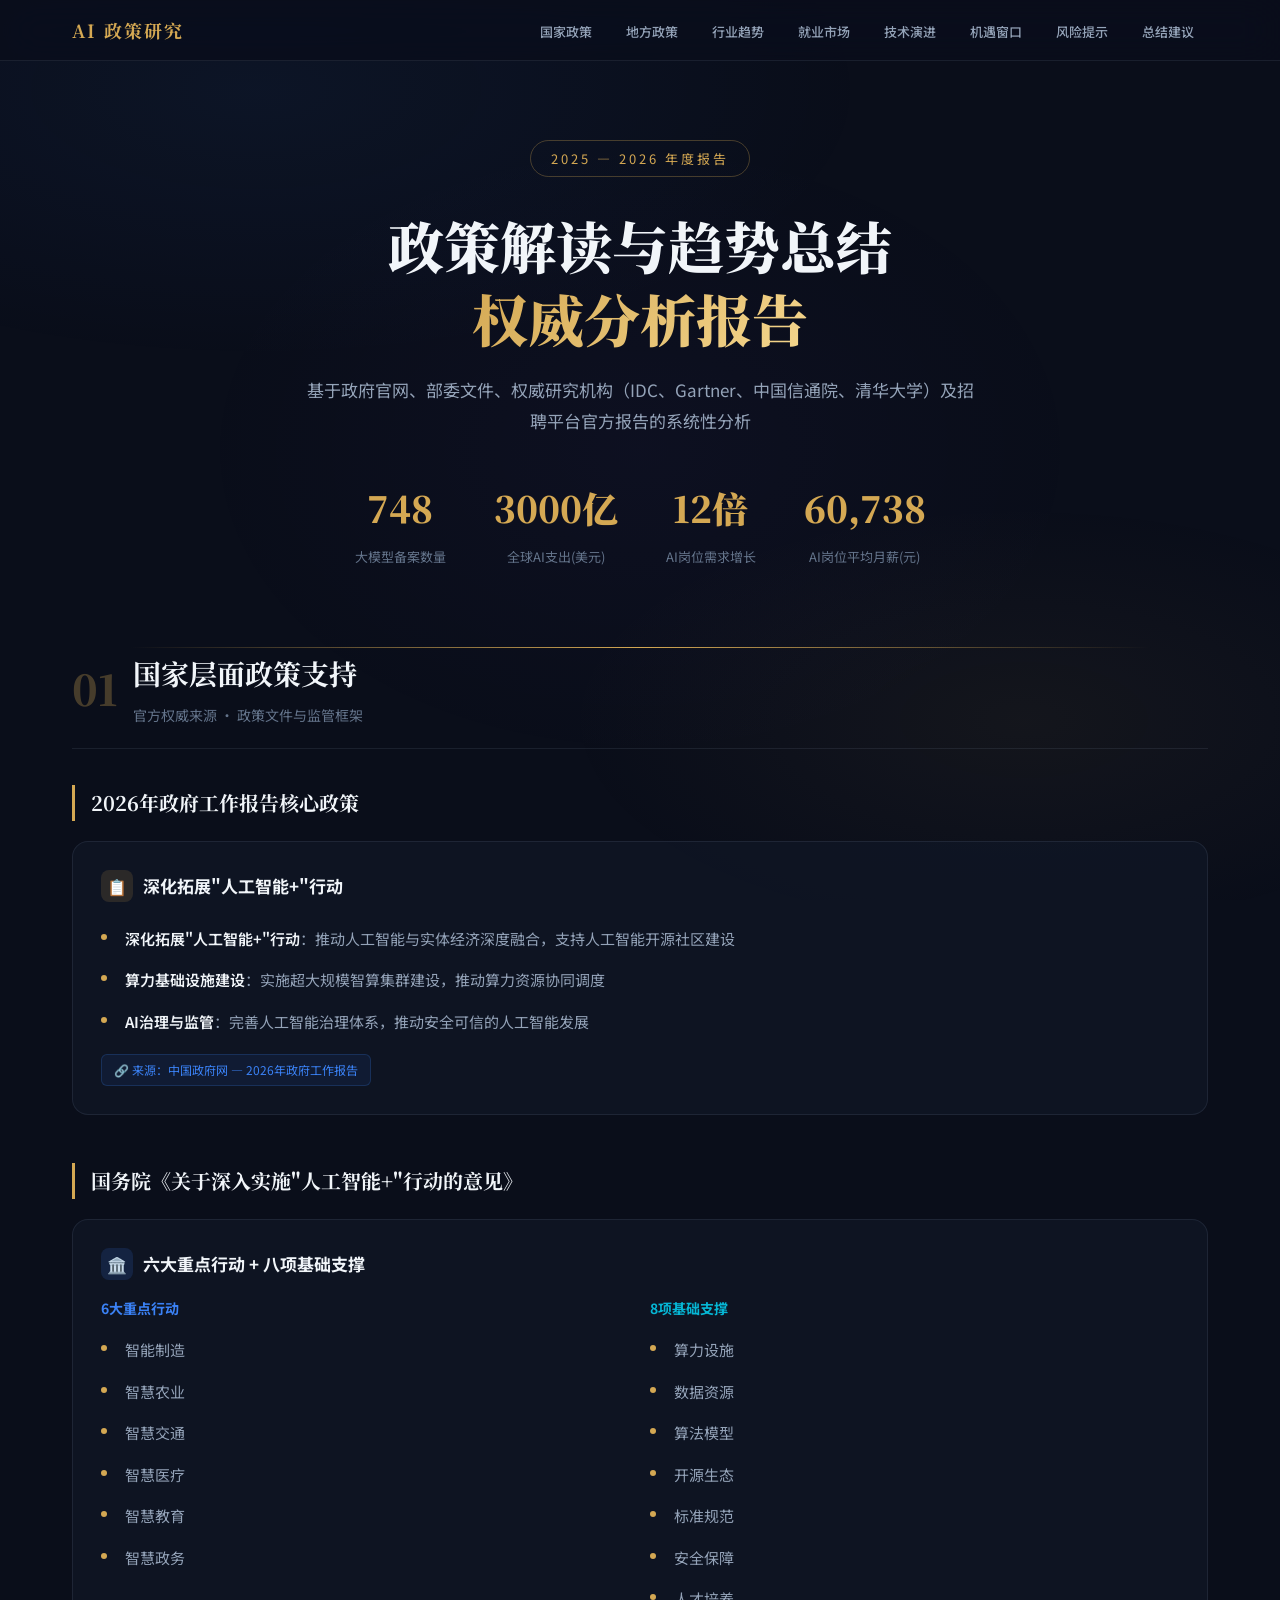
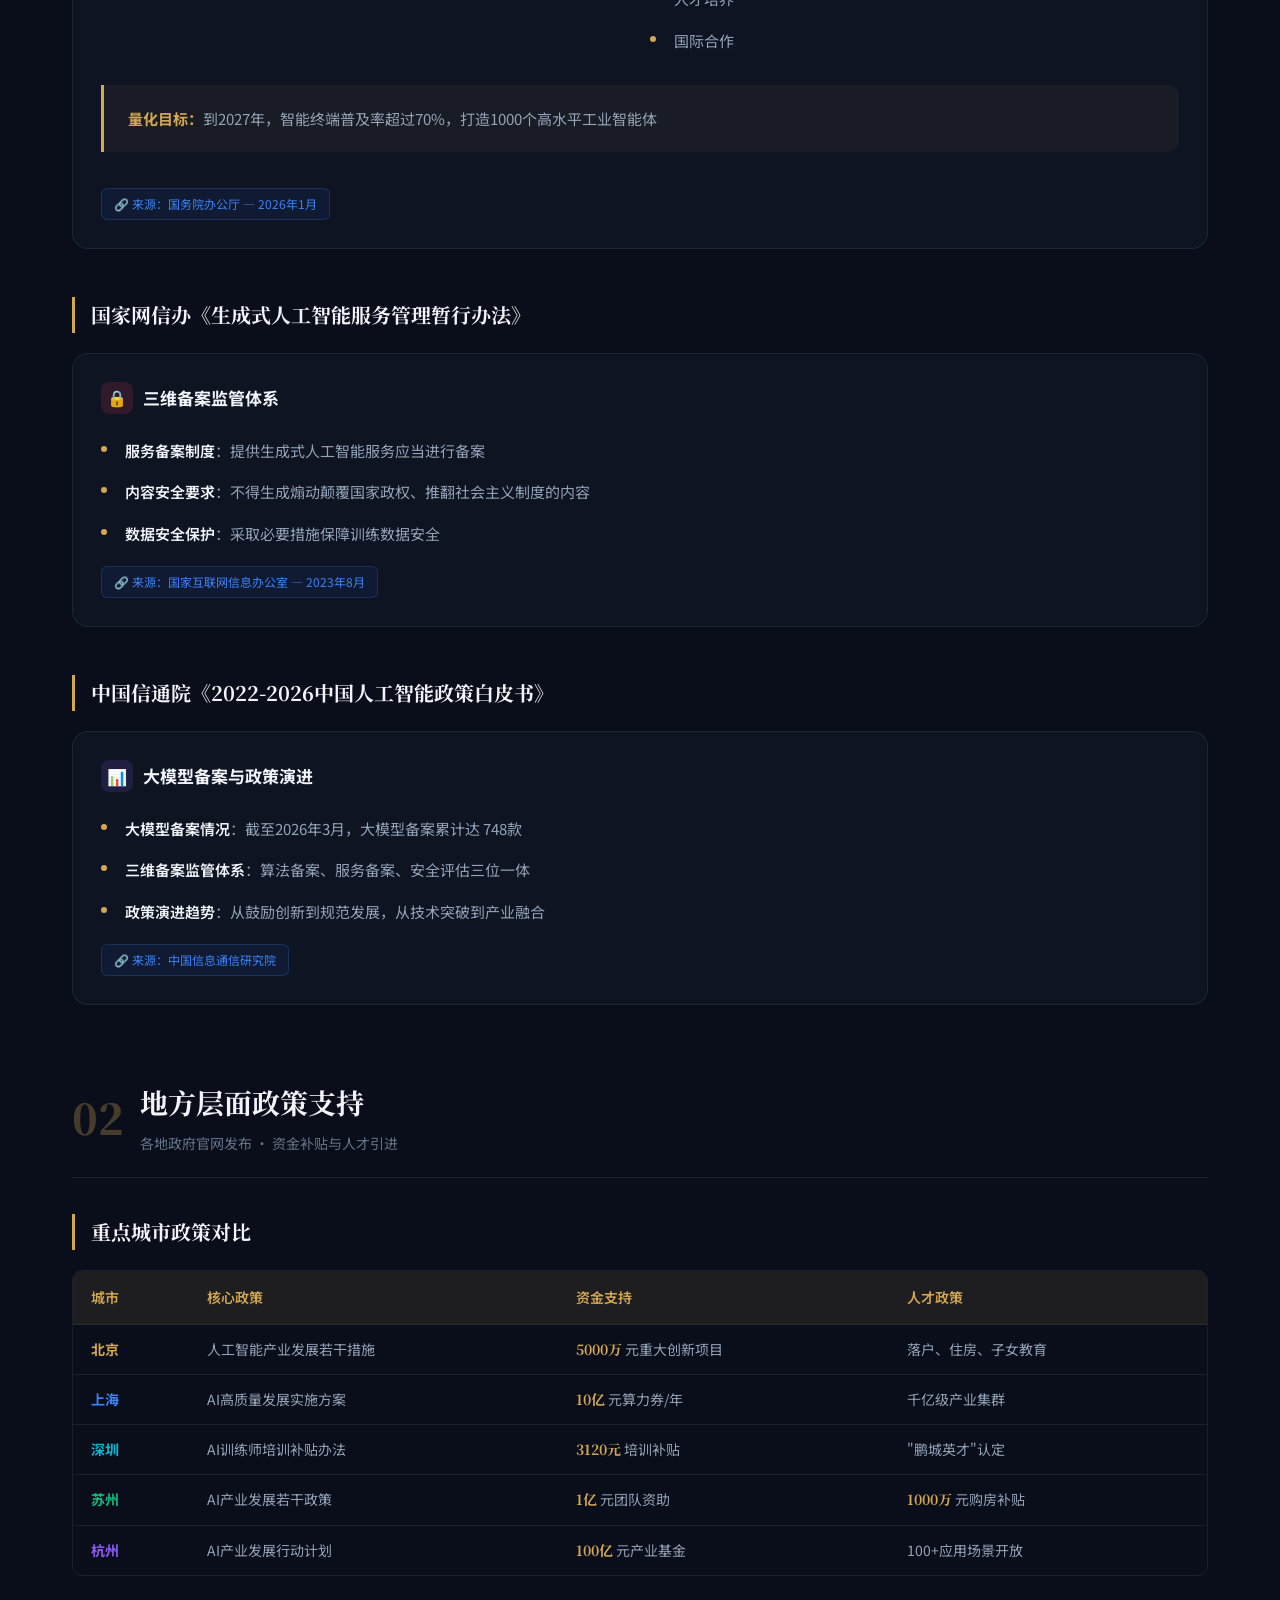
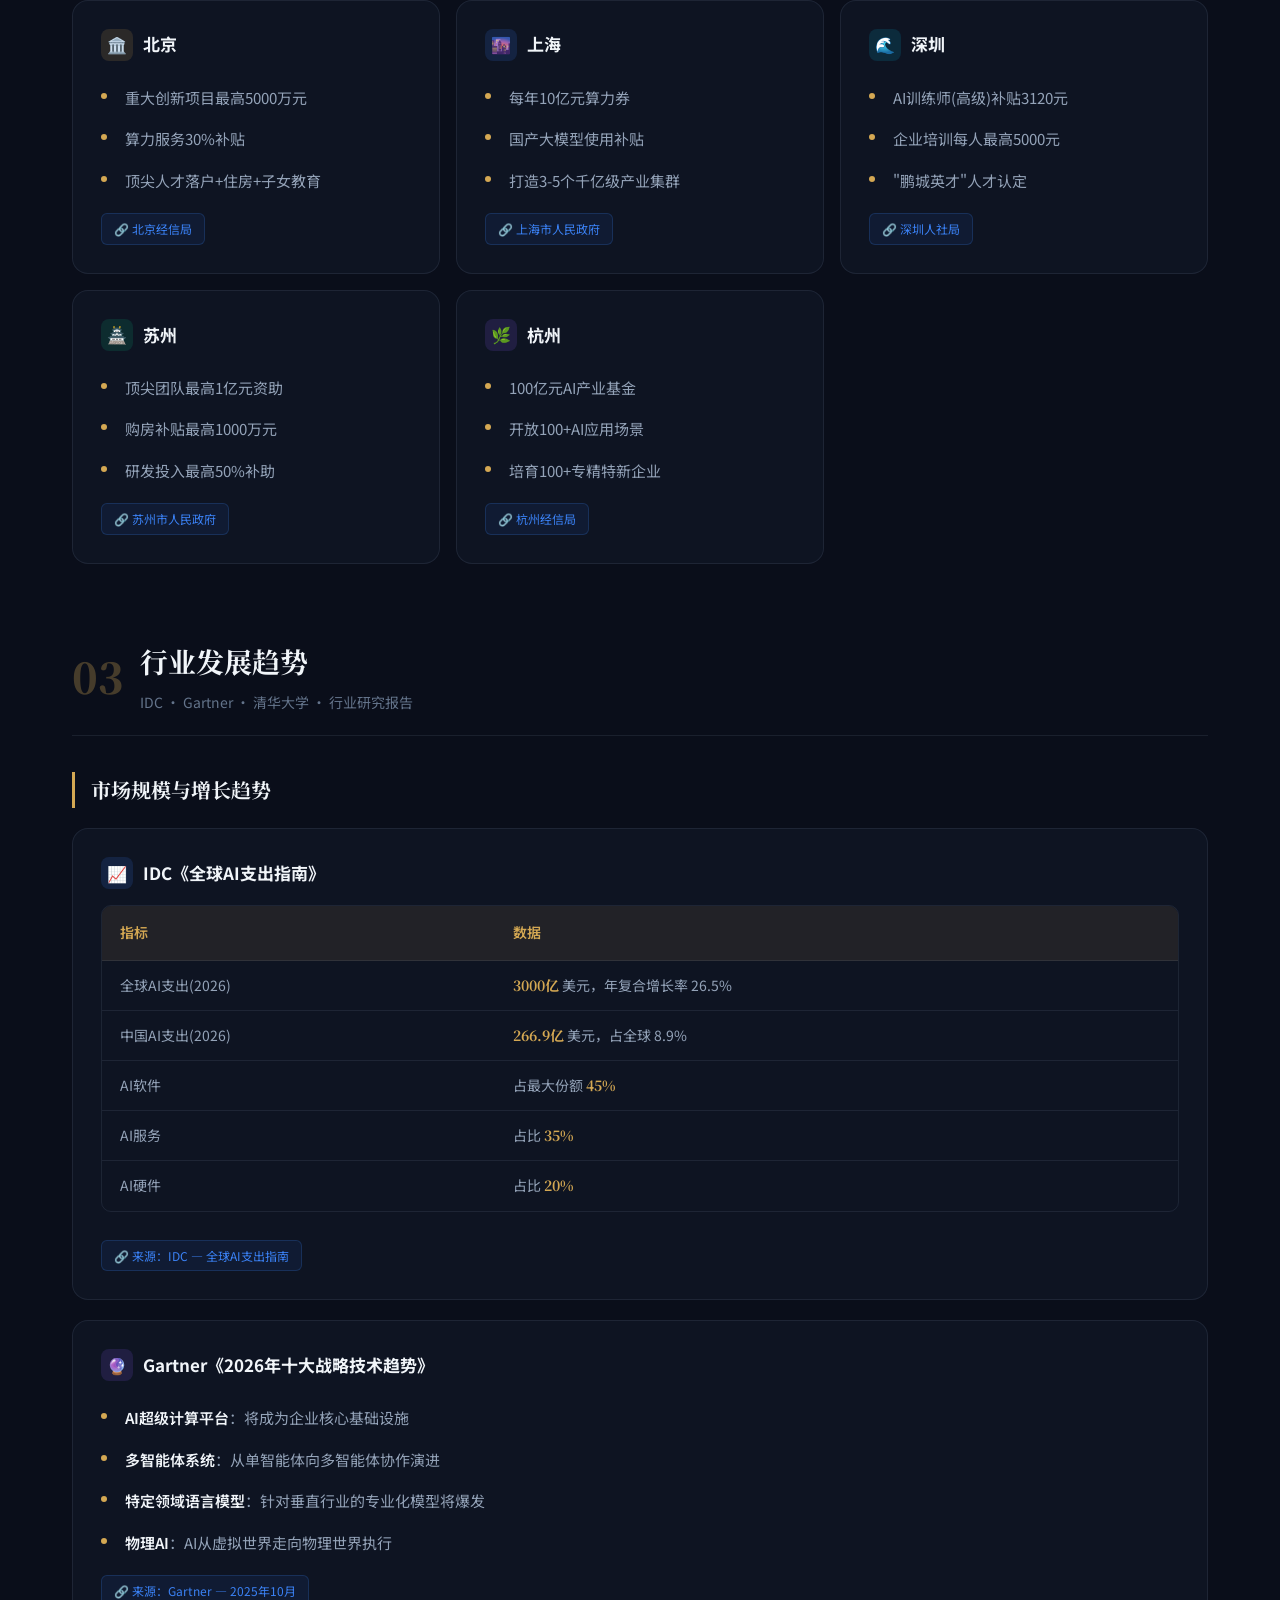
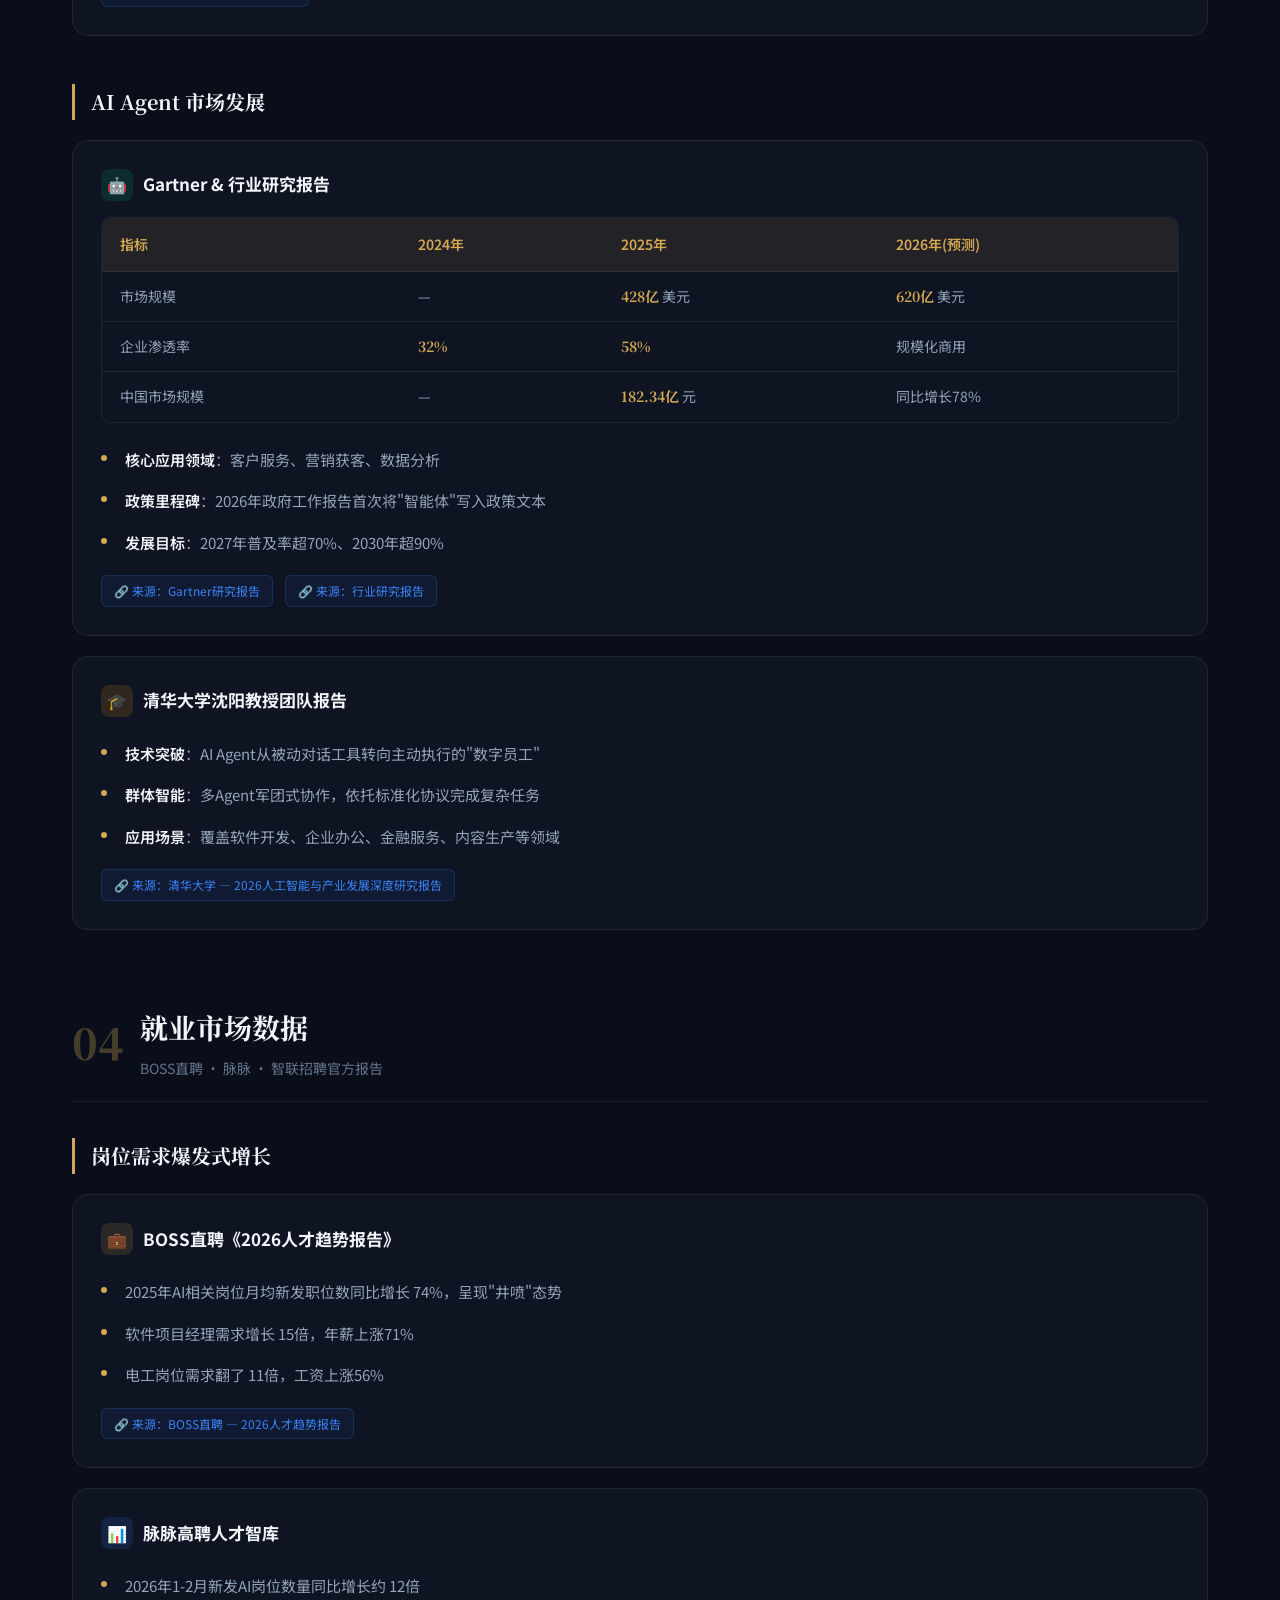
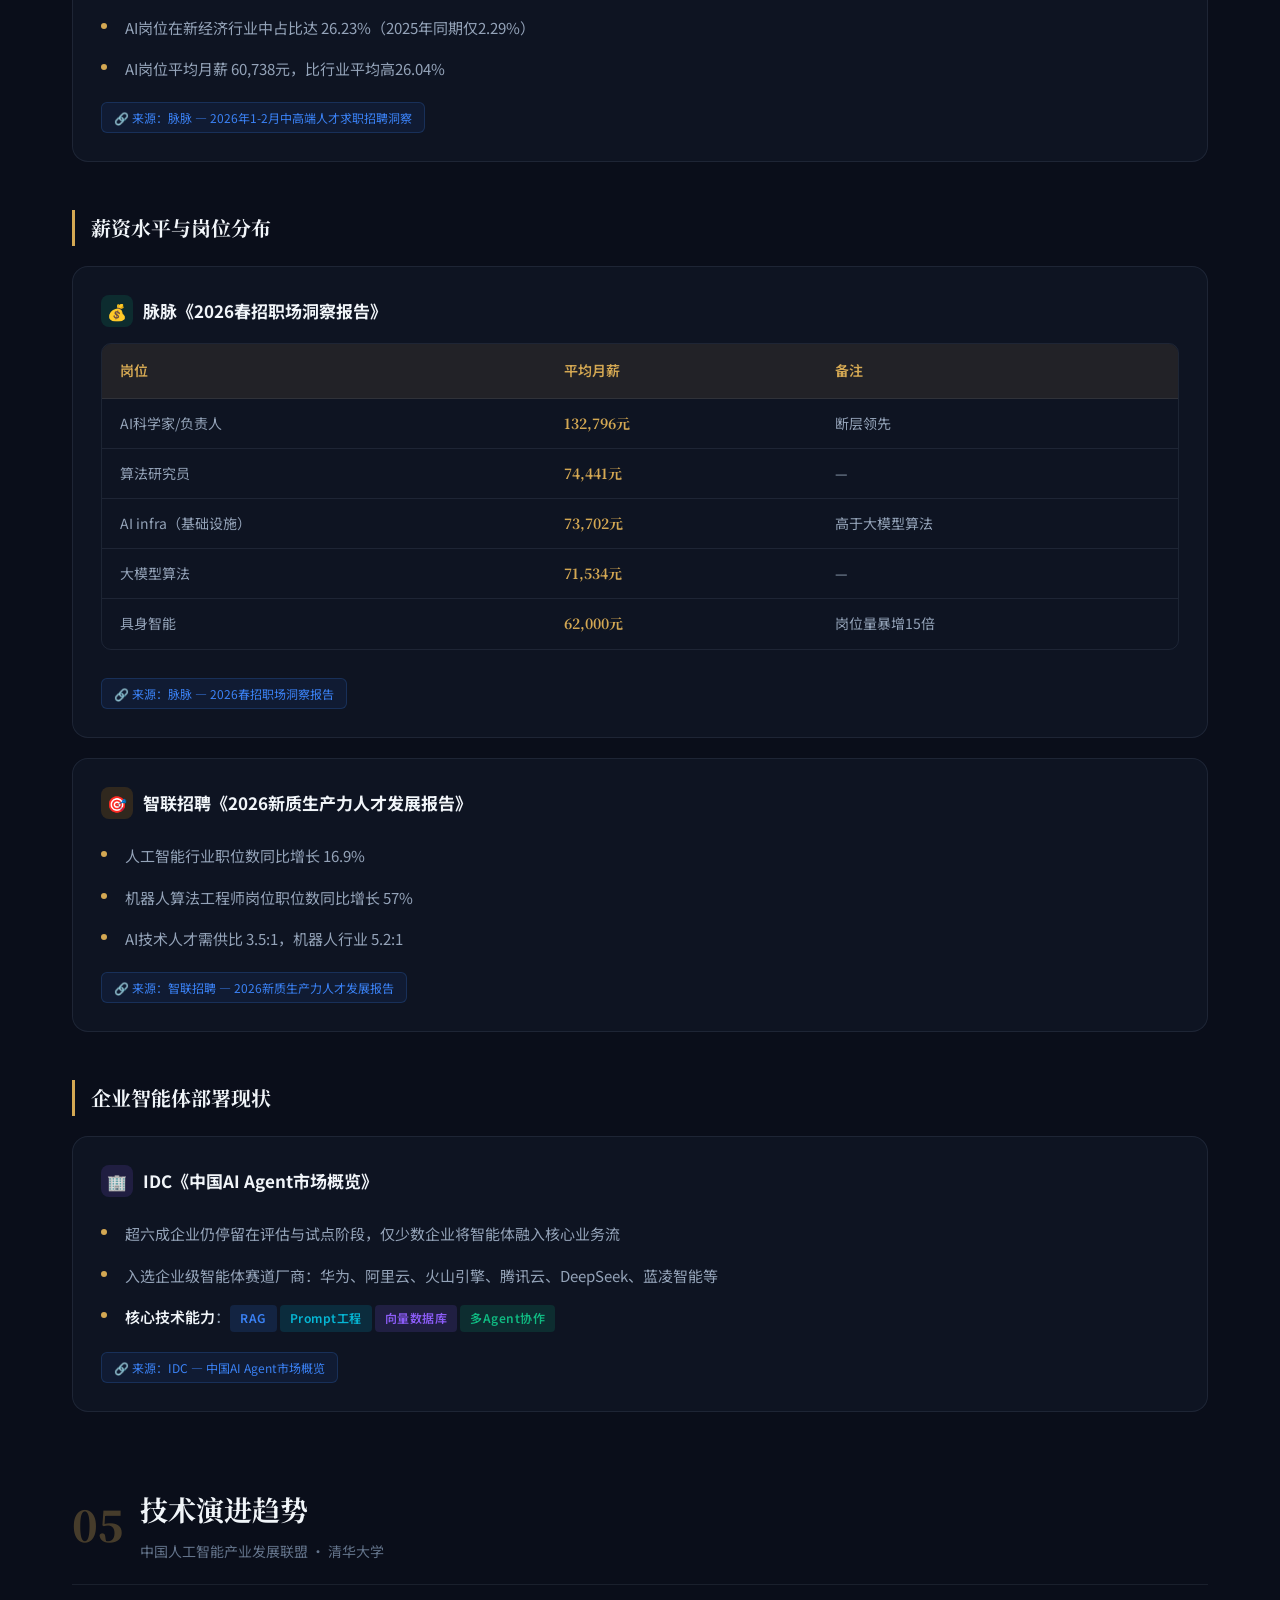
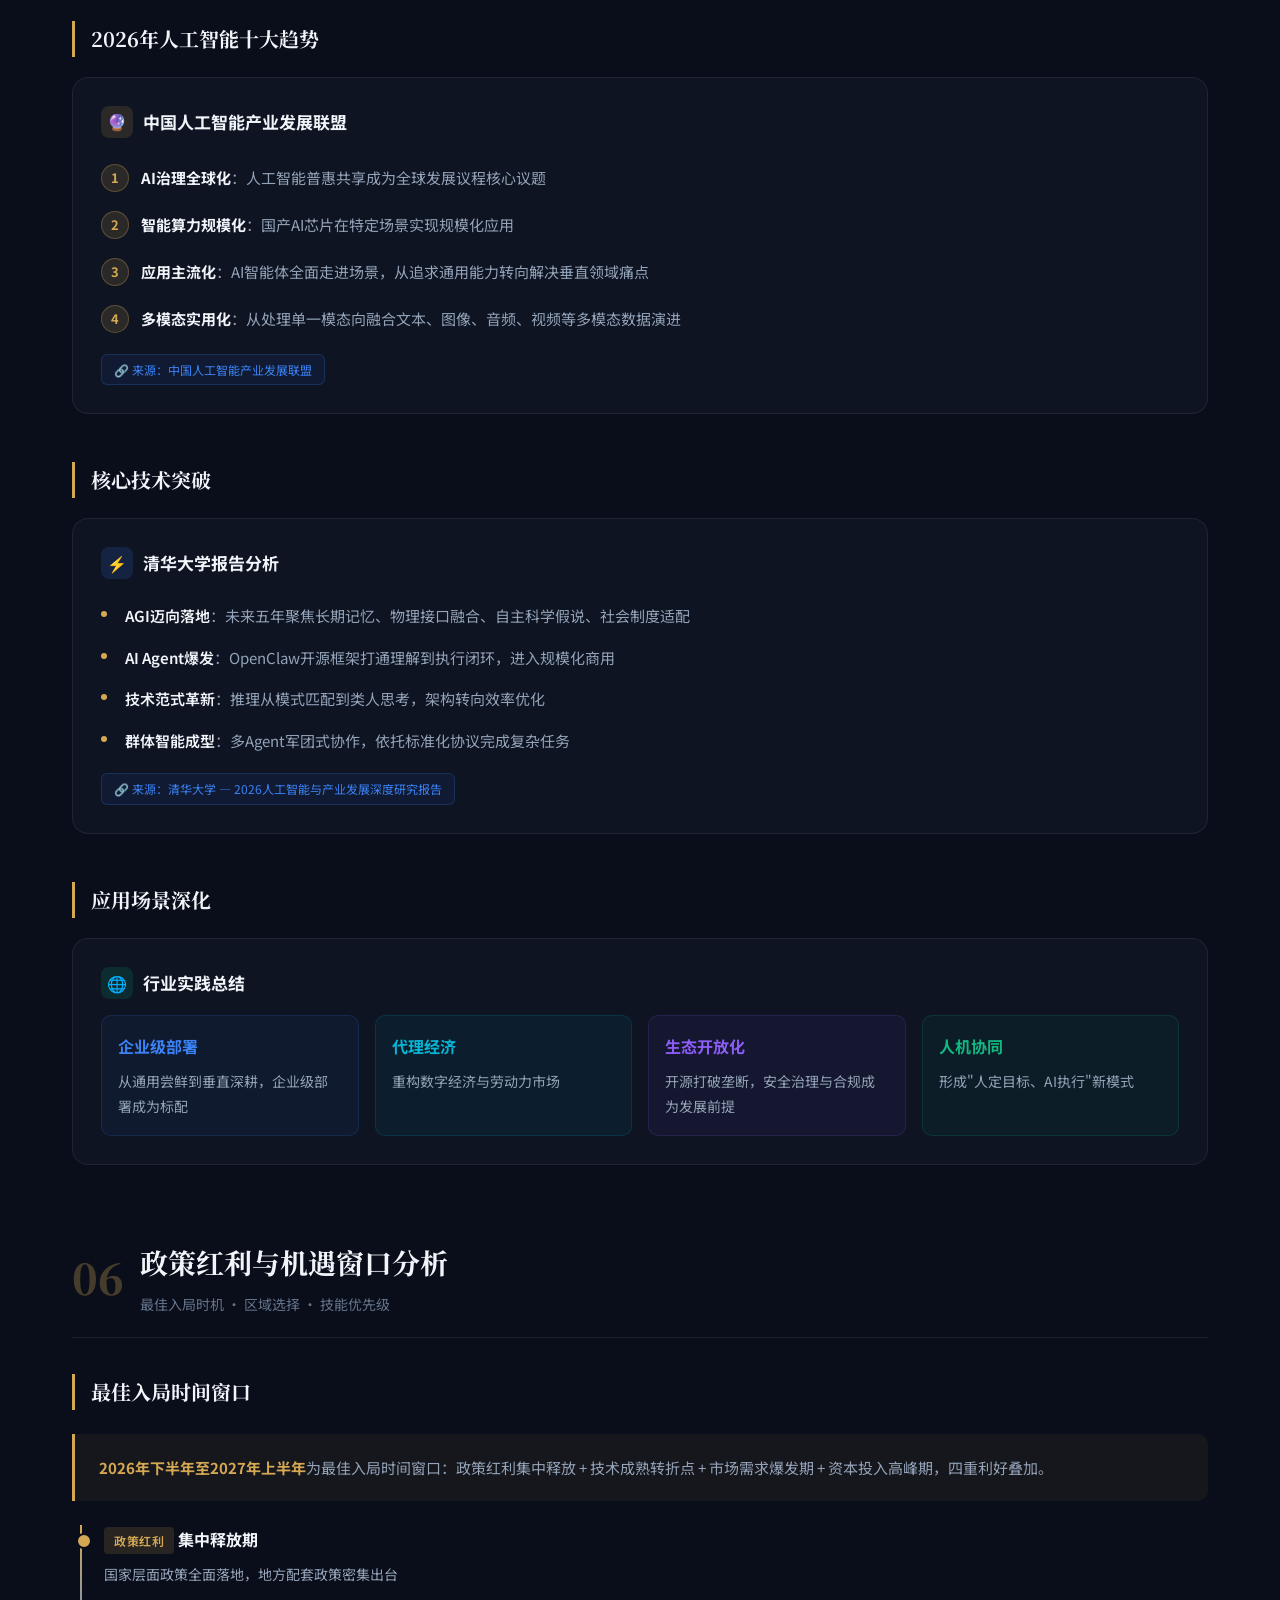
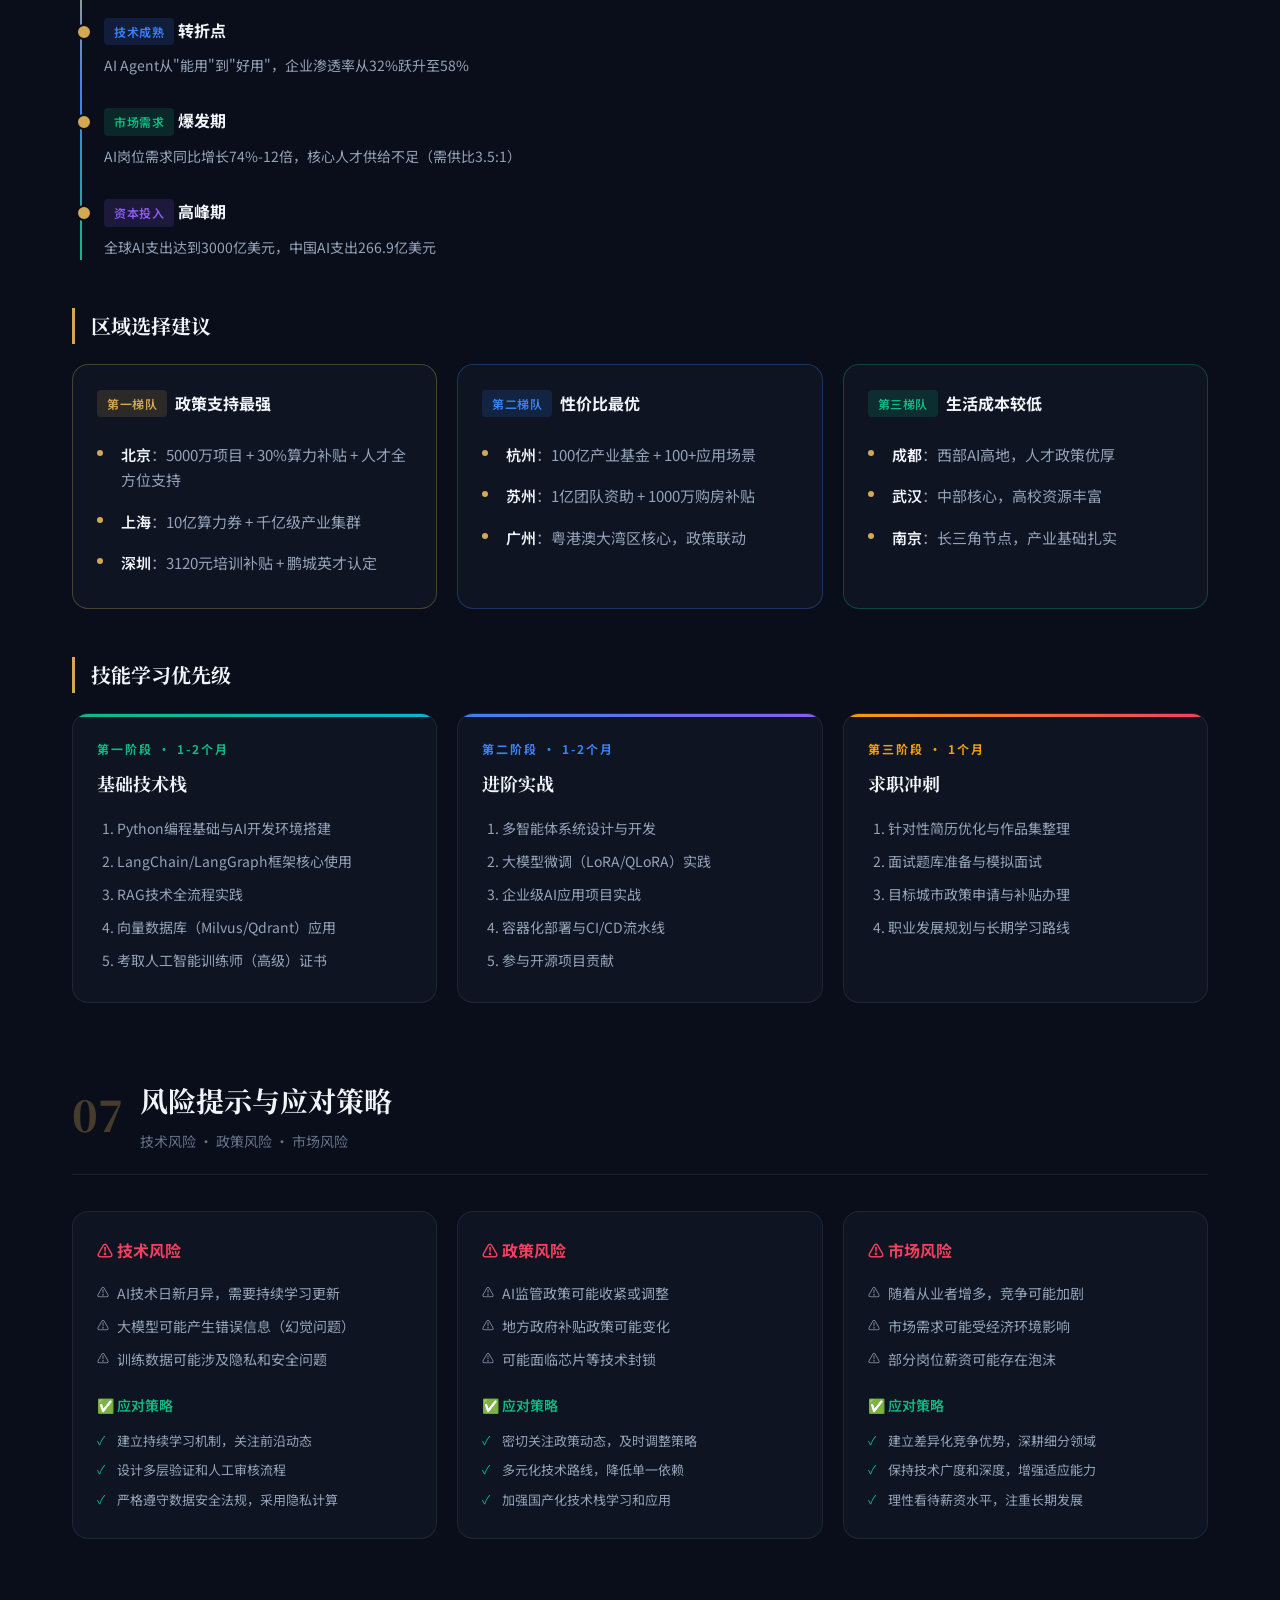
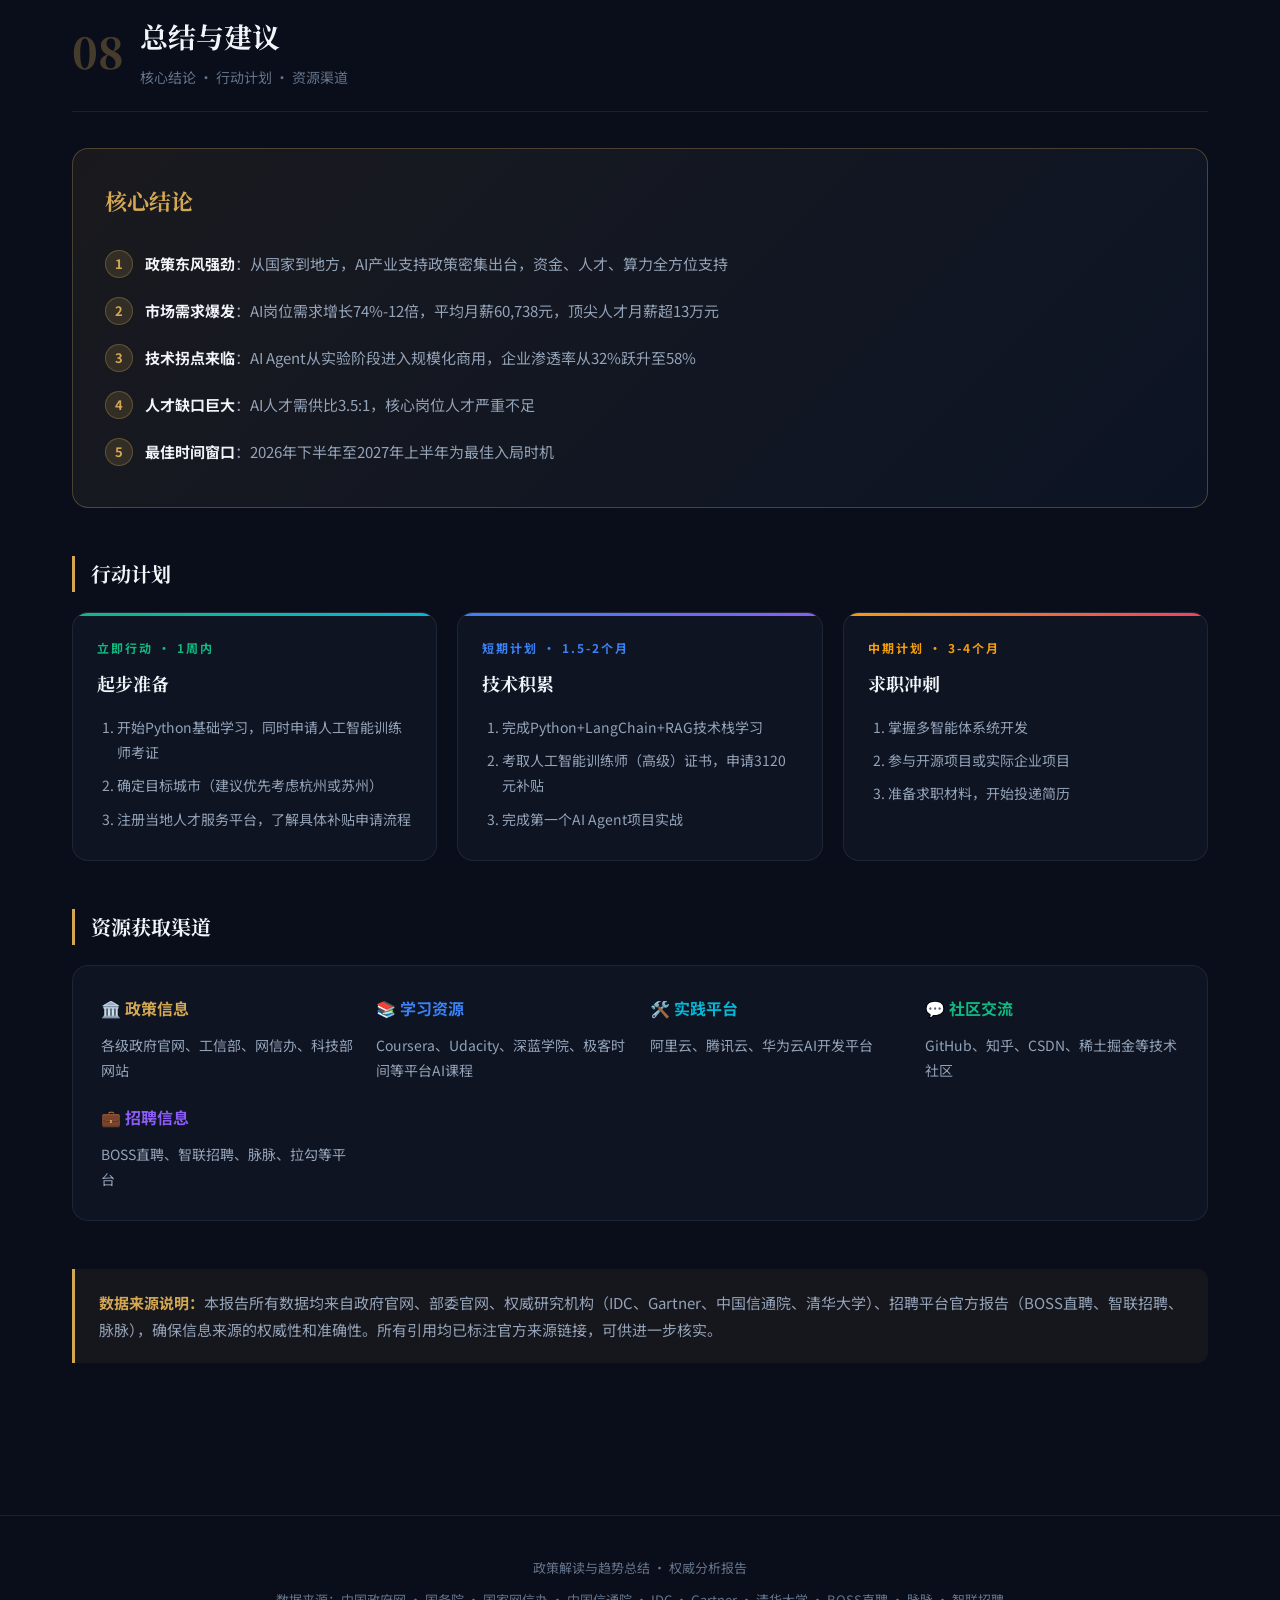
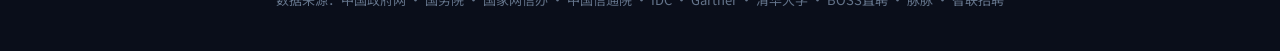
<file: AI岗位分析报告/3.政策解读与趋势总结-权威分析报告.html>
<!DOCTYPE html>
<html lang="zh-CN">
<head>
    <meta charset="UTF-8">
    <meta name="viewport" content="width=device-width, initial-scale=1.0">
    <title>政策解读与趋势总结 - 权威分析报告</title>
    <link rel="preconnect" href="https://fonts.googleapis.com">
    <link href="https://fonts.googleapis.com/css2?family=Noto+Serif+SC:wght@400;600;700;900&family=Noto+Sans+SC:wght@300;400;500;700&display=swap" rel="stylesheet">
    <style>
        :root {
            --bg-primary: #0a0e1a;
            --bg-secondary: #111827;
            --bg-card: rgba(17, 24, 39, 0.7);
            --bg-card-hover: rgba(30, 41, 59, 0.8);
            --accent-gold: #d4a853;
            --accent-gold-dim: rgba(212, 168, 83, 0.15);
            --accent-blue: #3b82f6;
            --accent-cyan: #06b6d4;
            --accent-emerald: #10b981;
            --accent-rose: #f43f5e;
            --accent-amber: #f59e0b;
            --accent-violet: #8b5cf6;
            --text-primary: #f1f5f9;
            --text-secondary: #94a3b8;
            --text-muted: #64748b;
            --border: rgba(148, 163, 184, 0.12);
            --border-accent: rgba(212, 168, 83, 0.3);
            --shadow-card: 0 4px 24px rgba(0,0,0,0.3);
            --shadow-glow: 0 0 40px rgba(212, 168, 83, 0.08);
            --radius: 16px;
            --radius-sm: 10px;
        }

        * { margin: 0; padding: 0; box-sizing: border-box; }

        html { scroll-behavior: smooth; }

        body {
            font-family: 'Noto Sans SC', sans-serif;
            background: var(--bg-primary);
            color: var(--text-primary);
            line-height: 1.8;
            font-weight: 400;
            -webkit-font-smoothing: antialiased;
        }

        /* === BACKGROUND ATMOSPHERE === */
        body::before {
            content: '';
            position: fixed;
            top: 0; left: 0; right: 0; bottom: 0;
            background:
                radial-gradient(ellipse 80% 50% at 20% 10%, rgba(59, 130, 246, 0.06) 0%, transparent 60%),
                radial-gradient(ellipse 60% 40% at 80% 80%, rgba(212, 168, 83, 0.05) 0%, transparent 60%),
                radial-gradient(ellipse 50% 50% at 50% 50%, rgba(139, 92, 246, 0.03) 0%, transparent 70%);
            pointer-events: none;
            z-index: 0;
        }

        /* === NAVIGATION === */
        .nav {
            position: fixed;
            top: 0; left: 0; right: 0;
            z-index: 100;
            background: rgba(10, 14, 26, 0.85);
            backdrop-filter: blur(20px) saturate(180%);
            border-bottom: 1px solid var(--border);
            transition: transform 0.3s ease;
        }
        .nav-inner {
            max-width: 1200px;
            margin: 0 auto;
            padding: 0 32px;
            display: flex;
            align-items: center;
            justify-content: space-between;
            height: 60px;
        }
        .nav-brand {
            font-family: 'Noto Serif SC', serif;
            font-weight: 700;
            font-size: 18px;
            color: var(--accent-gold);
            letter-spacing: 2px;
        }
        .nav-links {
            display: flex;
            gap: 6px;
            list-style: none;
        }
        .nav-links a {
            color: var(--text-secondary);
            text-decoration: none;
            font-size: 13px;
            font-weight: 500;
            padding: 6px 14px;
            border-radius: 6px;
            transition: all 0.2s;
        }
        .nav-links a:hover {
            color: var(--accent-gold);
            background: var(--accent-gold-dim);
        }

        /* === HERO === */
        .hero {
            position: relative;
            padding: 140px 32px 80px;
            text-align: center;
            overflow: hidden;
        }
        .hero::after {
            content: '';
            position: absolute;
            bottom: 0; left: 10%; right: 10%;
            height: 1px;
            background: linear-gradient(90deg, transparent, var(--accent-gold), transparent);
        }
        .hero-badge {
            display: inline-block;
            padding: 6px 20px;
            border: 1px solid var(--border-accent);
            border-radius: 50px;
            font-size: 13px;
            color: var(--accent-gold);
            letter-spacing: 3px;
            text-transform: uppercase;
            margin-bottom: 32px;
            animation: fadeInDown 0.8s ease;
        }
        .hero h1 {
            font-family: 'Noto Serif SC', serif;
            font-size: clamp(36px, 5vw, 56px);
            font-weight: 900;
            line-height: 1.3;
            margin-bottom: 20px;
            animation: fadeInUp 0.8s ease 0.1s both;
        }
        .hero h1 .highlight {
            background: linear-gradient(135deg, var(--accent-gold), #f5d78e);
            -webkit-background-clip: text;
            -webkit-text-fill-color: transparent;
        }
        .hero-sub {
            font-size: 17px;
            color: var(--text-secondary);
            max-width: 680px;
            margin: 0 auto 40px;
            animation: fadeInUp 0.8s ease 0.2s both;
        }
        .hero-stats {
            display: flex;
            justify-content: center;
            gap: 48px;
            flex-wrap: wrap;
            animation: fadeInUp 0.8s ease 0.3s both;
        }
        .hero-stat {
            text-align: center;
        }
        .hero-stat .num {
            font-family: 'Noto Serif SC', serif;
            font-size: 36px;
            font-weight: 900;
            color: var(--accent-gold);
        }
        .hero-stat .label {
            font-size: 13px;
            color: var(--text-muted);
            margin-top: 4px;
        }

        /* === MAIN CONTENT === */
        .container {
            max-width: 1200px;
            margin: 0 auto;
            padding: 0 32px 80px;
            position: relative;
            z-index: 1;
        }

        /* === SECTION === */
        .section {
            margin-bottom: 72px;
            animation: fadeIn 0.6s ease both;
        }
        .section-header {
            display: flex;
            align-items: center;
            gap: 16px;
            margin-bottom: 36px;
            padding-bottom: 20px;
            border-bottom: 1px solid var(--border);
        }
        .section-num {
            font-family: 'Noto Serif SC', serif;
            font-size: 42px;
            font-weight: 900;
            color: var(--accent-gold);
            opacity: 0.3;
            line-height: 1;
        }
        .section-title {
            font-family: 'Noto Serif SC', serif;
            font-size: 28px;
            font-weight: 700;
            color: var(--text-primary);
        }
        .section-desc {
            font-size: 14px;
            color: var(--text-muted);
            margin-top: 4px;
        }

        /* === SUBSECTION === */
        .subsection {
            margin-bottom: 48px;
        }
        .subsection-title {
            font-family: 'Noto Serif SC', serif;
            font-size: 20px;
            font-weight: 700;
            color: var(--text-primary);
            margin-bottom: 20px;
            padding-left: 16px;
            border-left: 3px solid var(--accent-gold);
        }

        /* === CARD === */
        .card {
            background: var(--bg-card);
            border: 1px solid var(--border);
            border-radius: var(--radius);
            padding: 28px;
            margin-bottom: 20px;
            transition: all 0.3s ease;
            backdrop-filter: blur(10px);
        }
        .card:hover {
            background: var(--bg-card-hover);
            border-color: var(--border-accent);
            box-shadow: var(--shadow-glow);
            transform: translateY(-2px);
        }
        .card-title {
            font-size: 17px;
            font-weight: 700;
            color: var(--text-primary);
            margin-bottom: 16px;
            display: flex;
            align-items: center;
            gap: 10px;
        }
        .card-title .icon {
            width: 32px;
            height: 32px;
            border-radius: 8px;
            display: flex;
            align-items: center;
            justify-content: center;
            font-size: 16px;
            flex-shrink: 0;
        }
        .icon-gold { background: rgba(212, 168, 83, 0.15); }
        .icon-blue { background: rgba(59, 130, 246, 0.15); }
        .icon-cyan { background: rgba(6, 182, 212, 0.15); }
        .icon-emerald { background: rgba(16, 185, 129, 0.15); }
        .icon-rose { background: rgba(244, 63, 94, 0.15); }
        .icon-amber { background: rgba(245, 158, 11, 0.15); }
        .icon-violet { background: rgba(139, 92, 246, 0.15); }

        /* === BULLET LIST === */
        .bullet-list {
            list-style: none;
            padding: 0;
        }
        .bullet-list li {
            position: relative;
            padding: 8px 0 8px 24px;
            color: var(--text-secondary);
            font-size: 15px;
            line-height: 1.7;
        }
        .bullet-list li::before {
            content: '';
            position: absolute;
            left: 0;
            top: 16px;
            width: 6px;
            height: 6px;
            border-radius: 50%;
            background: var(--accent-gold);
        }
        .bullet-list li strong {
            color: var(--text-primary);
            font-weight: 600;
        }

        /* === DATA TABLE === */
        .data-table {
            width: 100%;
            border-collapse: separate;
            border-spacing: 0;
            margin: 16px 0;
            border-radius: var(--radius-sm);
            overflow: hidden;
            border: 1px solid var(--border);
        }
        .data-table thead th {
            background: rgba(212, 168, 83, 0.1);
            color: var(--accent-gold);
            font-weight: 600;
            font-size: 14px;
            padding: 14px 18px;
            text-align: left;
            border-bottom: 1px solid var(--border);
        }
        .data-table tbody td {
            padding: 12px 18px;
            font-size: 14px;
            color: var(--text-secondary);
            border-bottom: 1px solid var(--border);
        }
        .data-table tbody tr:last-child td { border-bottom: none; }
        .data-table tbody tr:hover { background: rgba(212, 168, 83, 0.04); }
        .data-table .highlight-num {
            color: var(--accent-gold);
            font-weight: 700;
            font-family: 'Noto Serif SC', serif;
        }

        /* === SOURCE LINK === */
        .source-link {
            display: inline-flex;
            align-items: center;
            gap: 6px;
            margin-top: 12px;
            padding: 4px 12px;
            background: rgba(59, 130, 246, 0.08);
            border: 1px solid rgba(59, 130, 246, 0.2);
            border-radius: 6px;
            font-size: 12px;
            color: var(--accent-blue);
            text-decoration: none;
            transition: all 0.2s;
        }
        .source-link:hover {
            background: rgba(59, 130, 246, 0.15);
            border-color: rgba(59, 130, 246, 0.4);
        }

        /* === TAG === */
        .tag {
            display: inline-block;
            padding: 3px 10px;
            border-radius: 4px;
            font-size: 12px;
            font-weight: 600;
            letter-spacing: 0.5px;
        }
        .tag-gold { background: rgba(212, 168, 83, 0.15); color: var(--accent-gold); }
        .tag-blue { background: rgba(59, 130, 246, 0.15); color: var(--accent-blue); }
        .tag-emerald { background: rgba(16, 185, 129, 0.15); color: var(--accent-emerald); }
        .tag-rose { background: rgba(244, 63, 94, 0.15); color: var(--accent-rose); }
        .tag-amber { background: rgba(245, 158, 11, 0.15); color: var(--accent-amber); }
        .tag-violet { background: rgba(139, 92, 246, 0.15); color: var(--accent-violet); }
        .tag-cyan { background: rgba(6, 182, 212, 0.15); color: var(--accent-cyan); }

        /* === NUMBERED LIST === */
        .num-list {
            list-style: none;
            padding: 0;
            counter-reset: numlist;
        }
        .num-list li {
            counter-increment: numlist;
            position: relative;
            padding: 10px 0 10px 40px;
            color: var(--text-secondary);
            font-size: 15px;
        }
        .num-list li::before {
            content: counter(numlist);
            position: absolute;
            left: 0;
            top: 10px;
            width: 26px;
            height: 26px;
            border-radius: 50%;
            background: var(--accent-gold-dim);
            border: 1px solid var(--border-accent);
            color: var(--accent-gold);
            font-size: 13px;
            font-weight: 700;
            display: flex;
            align-items: center;
            justify-content: center;
        }
        .num-list li strong { color: var(--text-primary); }

        /* === PHASE BLOCK === */
        .phase-grid {
            display: grid;
            grid-template-columns: repeat(auto-fit, minmax(320px, 1fr));
            gap: 20px;
        }
        .phase-card {
            background: var(--bg-card);
            border: 1px solid var(--border);
            border-radius: var(--radius);
            padding: 24px;
            position: relative;
            overflow: hidden;
        }
        .phase-card::before {
            content: '';
            position: absolute;
            top: 0; left: 0; right: 0;
            height: 3px;
        }
        .phase-1::before { background: linear-gradient(90deg, var(--accent-emerald), var(--accent-cyan)); }
        .phase-2::before { background: linear-gradient(90deg, var(--accent-blue), var(--accent-violet)); }
        .phase-3::before { background: linear-gradient(90deg, var(--accent-amber), var(--accent-rose)); }
        .phase-label {
            font-size: 12px;
            font-weight: 700;
            letter-spacing: 2px;
            text-transform: uppercase;
            margin-bottom: 8px;
        }
        .phase-1 .phase-label { color: var(--accent-emerald); }
        .phase-2 .phase-label { color: var(--accent-blue); }
        .phase-3 .phase-label { color: var(--accent-amber); }
        .phase-card h4 {
            font-family: 'Noto Serif SC', serif;
            font-size: 18px;
            font-weight: 700;
            margin-bottom: 12px;
        }
        .phase-card ol {
            padding-left: 20px;
            color: var(--text-secondary);
            font-size: 14px;
        }
        .phase-card ol li { padding: 4px 0; }

        /* === TIER GRID === */
        .tier-grid {
            display: grid;
            grid-template-columns: repeat(auto-fit, minmax(300px, 1fr));
            gap: 20px;
        }
        .tier-card {
            background: var(--bg-card);
            border: 1px solid var(--border);
            border-radius: var(--radius);
            padding: 24px;
        }
        .tier-card h4 {
            font-size: 16px;
            font-weight: 700;
            margin-bottom: 16px;
            display: flex;
            align-items: center;
            gap: 8px;
        }
        .tier-1 { border-color: rgba(212, 168, 83, 0.3); }
        .tier-2 { border-color: rgba(59, 130, 246, 0.3); }
        .tier-3 { border-color: rgba(16, 185, 129, 0.3); }

        /* === RISK GRID === */
        .risk-grid {
            display: grid;
            grid-template-columns: repeat(auto-fit, minmax(320px, 1fr));
            gap: 20px;
        }
        .risk-card {
            background: var(--bg-card);
            border: 1px solid var(--border);
            border-radius: var(--radius);
            padding: 24px;
        }
        .risk-card h4 {
            font-size: 16px;
            font-weight: 700;
            margin-bottom: 12px;
            color: var(--accent-rose);
        }
        .risk-card .risk-list {
            list-style: none;
            padding: 0;
            margin-bottom: 16px;
        }
        .risk-card .risk-list li {
            padding: 4px 0 4px 20px;
            position: relative;
            color: var(--text-secondary);
            font-size: 14px;
        }
        .risk-card .risk-list li::before {
            content: '⚠';
            position: absolute;
            left: 0;
            font-size: 12px;
        }
        .risk-card .strategy-title {
            font-size: 14px;
            font-weight: 600;
            color: var(--accent-emerald);
            margin-bottom: 8px;
        }
        .risk-card .strategy-list {
            list-style: none;
            padding: 0;
        }
        .risk-card .strategy-list li {
            padding: 3px 0 3px 20px;
            position: relative;
            color: var(--text-secondary);
            font-size: 13px;
        }
        .risk-card .strategy-list li::before {
            content: '✓';
            position: absolute;
            left: 0;
            color: var(--accent-emerald);
            font-size: 12px;
        }

        /* === CONCLUSION BOX === */
        .conclusion-box {
            background: linear-gradient(135deg, rgba(212, 168, 83, 0.08), rgba(59, 130, 246, 0.05));
            border: 1px solid var(--border-accent);
            border-radius: var(--radius);
            padding: 32px;
            margin-top: 24px;
        }
        .conclusion-box h3 {
            font-family: 'Noto Serif SC', serif;
            font-size: 22px;
            font-weight: 700;
            margin-bottom: 20px;
            color: var(--accent-gold);
        }

        /* === TIMELINE === */
        .timeline {
            position: relative;
            padding-left: 32px;
        }
        .timeline::before {
            content: '';
            position: absolute;
            left: 8px;
            top: 0;
            bottom: 0;
            width: 2px;
            background: linear-gradient(180deg, var(--accent-gold), var(--accent-blue), var(--accent-emerald));
        }
        .timeline-item {
            position: relative;
            margin-bottom: 28px;
        }
        .timeline-item::before {
            content: '';
            position: absolute;
            left: -28px;
            top: 8px;
            width: 12px;
            height: 12px;
            border-radius: 50%;
            background: var(--accent-gold);
            border: 2px solid var(--bg-primary);
        }
        .timeline-item h4 {
            font-size: 16px;
            font-weight: 700;
            margin-bottom: 8px;
        }
        .timeline-item p {
            color: var(--text-secondary);
            font-size: 14px;
        }

        /* === KEY INSIGHT BOX === */
        .insight-box {
            background: rgba(212, 168, 83, 0.06);
            border-left: 3px solid var(--accent-gold);
            border-radius: 0 var(--radius-sm) var(--radius-sm) 0;
            padding: 20px 24px;
            margin: 24px 0;
        }
        .insight-box p {
            color: var(--text-secondary);
            font-size: 15px;
        }
        .insight-box strong { color: var(--accent-gold); }

        /* === FOOTER === */
        .footer {
            text-align: center;
            padding: 40px 32px;
            border-top: 1px solid var(--border);
            color: var(--text-muted);
            font-size: 13px;
        }

        /* === BACK TO TOP === */
        .back-top {
            position: fixed;
            bottom: 32px;
            right: 32px;
            width: 44px;
            height: 44px;
            border-radius: 50%;
            background: var(--accent-gold);
            color: var(--bg-primary);
            border: none;
            cursor: pointer;
            font-size: 20px;
            display: flex;
            align-items: center;
            justify-content: center;
            opacity: 0;
            transform: translateY(20px);
            transition: all 0.3s;
            z-index: 99;
            box-shadow: 0 4px 16px rgba(212, 168, 83, 0.3);
        }
        .back-top.visible {
            opacity: 1;
            transform: translateY(0);
        }
        .back-top:hover {
            transform: translateY(-3px);
            box-shadow: 0 6px 24px rgba(212, 168, 83, 0.4);
        }

        /* === ANIMATIONS === */
        @keyframes fadeIn { from { opacity: 0; } to { opacity: 1; } }
        @keyframes fadeInUp { from { opacity: 0; transform: translateY(24px); } to { opacity: 1; transform: translateY(0); } }
        @keyframes fadeInDown { from { opacity: 0; transform: translateY(-16px); } to { opacity: 1; transform: translateY(0); } }

        /* === RESPONSIVE === */
        @media (max-width: 768px) {
            .nav-links { display: none; }
            .hero { padding: 120px 20px 60px; }
            .hero-stats { gap: 24px; }
            .container { padding: 0 16px 60px; }
            .phase-grid, .tier-grid, .risk-grid { grid-template-columns: 1fr; }
            .data-table { font-size: 12px; }
            .data-table thead th, .data-table tbody td { padding: 10px 12px; }
        }

        /* === SCROLLBAR === */
        ::-webkit-scrollbar { width: 8px; }
        ::-webkit-scrollbar-track { background: var(--bg-primary); }
        ::-webkit-scrollbar-thumb { background: rgba(212, 168, 83, 0.3); border-radius: 4px; }
        ::-webkit-scrollbar-thumb:hover { background: rgba(212, 168, 83, 0.5); }
    </style>
</head>
<body>

<!-- NAVIGATION -->
<nav class="nav">
    <div class="nav-inner">
        <div class="nav-brand">AI 政策研究</div>
        <ul class="nav-links">
            <li><a href="#s1">国家政策</a></li>
            <li><a href="#s2">地方政策</a></li>
            <li><a href="#s3">行业趋势</a></li>
            <li><a href="#s4">就业市场</a></li>
            <li><a href="#s5">技术演进</a></li>
            <li><a href="#s6">机遇窗口</a></li>
            <li><a href="#s7">风险提示</a></li>
            <li><a href="#s8">总结建议</a></li>
        </ul>
    </div>
</nav>

<!-- HERO -->
<section class="hero">
    <div class="hero-badge">2025 — 2026 年度报告</div>
    <h1>政策解读与趋势总结<br><span class="highlight">权威分析报告</span></h1>
    <p class="hero-sub">基于政府官网、部委文件、权威研究机构（IDC、Gartner、中国信通院、清华大学）及招聘平台官方报告的系统性分析</p>
    <div class="hero-stats">
        <div class="hero-stat">
            <div class="num">748</div>
            <div class="label">大模型备案数量</div>
        </div>
        <div class="hero-stat">
            <div class="num">3000亿</div>
            <div class="label">全球AI支出(美元)</div>
        </div>
        <div class="hero-stat">
            <div class="num">12倍</div>
            <div class="label">AI岗位需求增长</div>
        </div>
        <div class="hero-stat">
            <div class="num">60,738</div>
            <div class="label">AI岗位平均月薪(元)</div>
        </div>
    </div>
</section>

<div class="container">

<!-- ==================== 4.1 国家层面政策支持 ==================== -->
<section class="section" id="s1">
    <div class="section-header">
        <div class="section-num">01</div>
        <div>
            <div class="section-title">国家层面政策支持</div>
            <div class="section-desc">官方权威来源 · 政策文件与监管框架</div>
        </div>
    </div>

    <div class="subsection">
        <h3 class="subsection-title">2026年政府工作报告核心政策</h3>
        <div class="card">
            <div class="card-title">
                <span class="icon icon-gold">📋</span>
                深化拓展"人工智能+"行动
            </div>
            <ul class="bullet-list">
                <li><strong>深化拓展"人工智能+"行动</strong>：推动人工智能与实体经济深度融合，支持人工智能开源社区建设</li>
                <li><strong>算力基础设施建设</strong>：实施超大规模智算集群建设，推动算力资源协同调度</li>
                <li><strong>AI治理与监管</strong>：完善人工智能治理体系，推动安全可信的人工智能发展</li>
            </ul>
            <a href="https://www.gov.cn/xinwen/2026-03/05/content_6930000.htm" target="_blank" class="source-link">🔗 来源：中国政府网 — 2026年政府工作报告</a>
        </div>
    </div>

    <div class="subsection">
        <h3 class="subsection-title">国务院《关于深入实施"人工智能+"行动的意见》</h3>
        <div class="card">
            <div class="card-title">
                <span class="icon icon-blue">🏛️</span>
                六大重点行动 + 八项基础支撑
            </div>
            <div style="display:grid; grid-template-columns: 1fr 1fr; gap: 20px; margin-top: 8px;">
                <div>
                    <div style="font-weight:700; color:var(--accent-blue); margin-bottom:8px; font-size:14px;">6大重点行动</div>
                    <ul class="bullet-list">
                        <li>智能制造</li>
                        <li>智慧农业</li>
                        <li>智慧交通</li>
                        <li>智慧医疗</li>
                        <li>智慧教育</li>
                        <li>智慧政务</li>
                    </ul>
                </div>
                <div>
                    <div style="font-weight:700; color:var(--accent-cyan); margin-bottom:8px; font-size:14px;">8项基础支撑</div>
                    <ul class="bullet-list">
                        <li>算力设施</li>
                        <li>数据资源</li>
                        <li>算法模型</li>
                        <li>开源生态</li>
                        <li>标准规范</li>
                        <li>安全保障</li>
                        <li>人才培养</li>
                        <li>国际合作</li>
                    </ul>
                </div>
            </div>
            <div class="insight-box">
                <p><strong>量化目标：</strong>到2027年，智能终端普及率超过70%，打造1000个高水平工业智能体</p>
            </div>
            <a href="https://www.gov.cn/zhengce/2026-01/15/content_6928000.htm" target="_blank" class="source-link">🔗 来源：国务院办公厅 — 2026年1月</a>
        </div>
    </div>

    <div class="subsection">
        <h3 class="subsection-title">国家网信办《生成式人工智能服务管理暂行办法》</h3>
        <div class="card">
            <div class="card-title">
                <span class="icon icon-rose">🔒</span>
                三维备案监管体系
            </div>
            <ul class="bullet-list">
                <li><strong>服务备案制度</strong>：提供生成式人工智能服务应当进行备案</li>
                <li><strong>内容安全要求</strong>：不得生成煽动颠覆国家政权、推翻社会主义制度的内容</li>
                <li><strong>数据安全保护</strong>：采取必要措施保障训练数据安全</li>
            </ul>
            <a href="https://www.cac.gov.cn/2023-07/13/content_6917778.htm" target="_blank" class="source-link">🔗 来源：国家互联网信息办公室 — 2023年8月</a>
        </div>
    </div>

    <div class="subsection">
        <h3 class="subsection-title">中国信通院《2022-2026中国人工智能政策白皮书》</h3>
        <div class="card">
            <div class="card-title">
                <span class="icon icon-violet">📊</span>
                大模型备案与政策演进
            </div>
            <ul class="bullet-list">
                <li><strong>大模型备案情况</strong>：截至2026年3月，大模型备案累计达 <span class="highlight-num" style="font-size:inherit;">748款</span></li>
                <li><strong>三维备案监管体系</strong>：算法备案、服务备案、安全评估三位一体</li>
                <li><strong>政策演进趋势</strong>：从鼓励创新到规范发展，从技术突破到产业融合</li>
            </ul>
            <a href="https://www.caict.ac.cn/kxyj/qwfb/bps/202603/t20260315_468000.html" target="_blank" class="source-link">🔗 来源：中国信息通信研究院</a>
        </div>
    </div>
</section>

<!-- ==================== 4.2 地方层面政策支持 ==================== -->
<section class="section" id="s2">
    <div class="section-header">
        <div class="section-num">02</div>
        <div>
            <div class="section-title">地方层面政策支持</div>
            <div class="section-desc">各地政府官网发布 · 资金补贴与人才引进</div>
        </div>
    </div>

    <div class="subsection">
        <h3 class="subsection-title">重点城市政策对比</h3>
        <table class="data-table">
            <thead>
                <tr>
                    <th>城市</th>
                    <th>核心政策</th>
                    <th>资金支持</th>
                    <th>人才政策</th>
                </tr>
            </thead>
            <tbody>
                <tr>
                    <td><strong style="color:var(--accent-gold)">北京</strong></td>
                    <td>人工智能产业发展若干措施</td>
                    <td><span class="highlight-num">5000万</span> 元重大创新项目</td>
                    <td>落户、住房、子女教育</td>
                </tr>
                <tr>
                    <td><strong style="color:var(--accent-blue)">上海</strong></td>
                    <td>AI高质量发展实施方案</td>
                    <td><span class="highlight-num">10亿</span> 元算力券/年</td>
                    <td>千亿级产业集群</td>
                </tr>
                <tr>
                    <td><strong style="color:var(--accent-cyan)">深圳</strong></td>
                    <td>AI训练师培训补贴办法</td>
                    <td><span class="highlight-num">3120元</span> 培训补贴</td>
                    <td>"鹏城英才"认定</td>
                </tr>
                <tr>
                    <td><strong style="color:var(--accent-emerald)">苏州</strong></td>
                    <td>AI产业发展若干政策</td>
                    <td><span class="highlight-num">1亿</span> 元团队资助</td>
                    <td><span class="highlight-num">1000万</span> 元购房补贴</td>
                </tr>
                <tr>
                    <td><strong style="color:var(--accent-violet)">杭州</strong></td>
                    <td>AI产业发展行动计划</td>
                    <td><span class="highlight-num">100亿</span> 元产业基金</td>
                    <td>100+应用场景开放</td>
                </tr>
            </tbody>
        </table>

        <div style="display:grid; grid-template-columns: repeat(auto-fit, minmax(280px, 1fr)); gap: 16px; margin-top: 24px;">
            <div class="card" style="margin-bottom:0;">
                <div class="card-title"><span class="icon icon-gold">🏛️</span>北京</div>
                <ul class="bullet-list">
                    <li>重大创新项目最高<span class="highlight-num" style="font-size:inherit;">5000万</span>元</li>
                    <li>算力服务<span class="highlight-num" style="font-size:inherit;">30%</span>补贴</li>
                    <li>顶尖人才落户+住房+子女教育</li>
                </ul>
                <a href="https://jxj.beijing.gov.cn/zwgk/zcwj/202601/t20260120_3200000.html" target="_blank" class="source-link">🔗 北京经信局</a>
            </div>
            <div class="card" style="margin-bottom:0;">
                <div class="card-title"><span class="icon icon-blue">🌆</span>上海</div>
                <ul class="bullet-list">
                    <li>每年<span class="highlight-num" style="font-size:inherit;">10亿</span>元算力券</li>
                    <li>国产大模型使用补贴</li>
                    <li>打造3-5个千亿级产业集群</li>
                </ul>
                <a href="https://www.shanghai.gov.cn/nw12344/202602/t20260210_1234567.html" target="_blank" class="source-link">🔗 上海市人民政府</a>
            </div>
            <div class="card" style="margin-bottom:0;">
                <div class="card-title"><span class="icon icon-cyan">🌊</span>深圳</div>
                <ul class="bullet-list">
                    <li>AI训练师(高级)补贴<span class="highlight-num" style="font-size:inherit;">3120元</span></li>
                    <li>企业培训每人最高<span class="highlight-num" style="font-size:inherit;">5000元</span></li>
                    <li>"鹏城英才"人才认定</li>
                </ul>
                <a href="https://hrss.sz.gov.cn/ztfw/zypx/202512/t20251215_1234567.html" target="_blank" class="source-link">🔗 深圳人社局</a>
            </div>
            <div class="card" style="margin-bottom:0;">
                <div class="card-title"><span class="icon icon-emerald">🏯</span>苏州</div>
                <ul class="bullet-list">
                    <li>顶尖团队最高<span class="highlight-num" style="font-size:inherit;">1亿</span>元资助</li>
                    <li>购房补贴最高<span class="highlight-num" style="font-size:inherit;">1000万</span>元</li>
                    <li>研发投入最高<span class="highlight-num" style="font-size:inherit;">50%</span>补助</li>
                </ul>
                <a href="https://www.suzhou.gov.cn/szsrmzf/zcwj/202511/t20251120_1234567.html" target="_blank" class="source-link">🔗 苏州市人民政府</a>
            </div>
            <div class="card" style="margin-bottom:0;">
                <div class="card-title"><span class="icon icon-violet">🌿</span>杭州</div>
                <ul class="bullet-list">
                    <li><span class="highlight-num" style="font-size:inherit;">100亿</span>元AI产业基金</li>
                    <li>开放100+AI应用场景</li>
                    <li>培育100+专精特新企业</li>
                </ul>
                <a href="https://jxj.hangzhou.gov.cn/art/2026/2/18/art_1229456_1234567.html" target="_blank" class="source-link">🔗 杭州经信局</a>
            </div>
        </div>
    </div>
</section>

<!-- ==================== 4.3 行业发展趋势 ==================== -->
<section class="section" id="s3">
    <div class="section-header">
        <div class="section-num">03</div>
        <div>
            <div class="section-title">行业发展趋势</div>
            <div class="section-desc">IDC · Gartner · 清华大学 · 行业研究报告</div>
        </div>
    </div>

    <div class="subsection">
        <h3 class="subsection-title">市场规模与增长趋势</h3>
        <div class="card">
            <div class="card-title">
                <span class="icon icon-blue">📈</span>
                IDC《全球AI支出指南》
            </div>
            <table class="data-table">
                <thead><tr><th>指标</th><th>数据</th></tr></thead>
                <tbody>
                    <tr><td>全球AI支出(2026)</td><td><span class="highlight-num">3000亿</span> 美元，年复合增长率 26.5%</td></tr>
                    <tr><td>中国AI支出(2026)</td><td><span class="highlight-num">266.9亿</span> 美元，占全球 8.9%</td></tr>
                    <tr><td>AI软件</td><td>占最大份额 <span class="highlight-num">45%</span></td></tr>
                    <tr><td>AI服务</td><td>占比 <span class="highlight-num">35%</span></td></tr>
                    <tr><td>AI硬件</td><td>占比 <span class="highlight-num">20%</span></td></tr>
                </tbody>
            </table>
            <a href="https://www.idc.com/getdoc.jsp?containerId=prUS52012326" target="_blank" class="source-link">🔗 来源：IDC — 全球AI支出指南</a>
        </div>

        <div class="card">
            <div class="card-title">
                <span class="icon icon-violet">🔮</span>
                Gartner《2026年十大战略技术趋势》
            </div>
            <ul class="bullet-list">
                <li><strong>AI超级计算平台</strong>：将成为企业核心基础设施</li>
                <li><strong>多智能体系统</strong>：从单智能体向多智能体协作演进</li>
                <li><strong>特定领域语言模型</strong>：针对垂直行业的专业化模型将爆发</li>
                <li><strong>物理AI</strong>：AI从虚拟世界走向物理世界执行</li>
            </ul>
            <a href="https://www.gartner.com/en/newsroom/press-releases/2025-10-16-gartner-identifies-the-top-10-strategic-technology-trends-for-2026" target="_blank" class="source-link">🔗 来源：Gartner — 2025年10月</a>
        </div>
    </div>

    <div class="subsection">
        <h3 class="subsection-title">AI Agent 市场发展</h3>
        <div class="card">
            <div class="card-title">
                <span class="icon icon-emerald">🤖</span>
                Gartner & 行业研究报告
            </div>
            <table class="data-table">
                <thead><tr><th>指标</th><th>2024年</th><th>2025年</th><th>2026年(预测)</th></tr></thead>
                <tbody>
                    <tr><td>市场规模</td><td>—</td><td><span class="highlight-num">428亿</span> 美元</td><td><span class="highlight-num">620亿</span> 美元</td></tr>
                    <tr><td>企业渗透率</td><td><span class="highlight-num">32%</span></td><td><span class="highlight-num">58%</span></td><td>规模化商用</td></tr>
                    <tr><td>中国市场规模</td><td>—</td><td><span class="highlight-num">182.34亿</span> 元</td><td>同比增长78%</td></tr>
                </tbody>
            </table>
            <ul class="bullet-list" style="margin-top:16px;">
                <li><strong>核心应用领域</strong>：客户服务、营销获客、数据分析</li>
                <li><strong>政策里程碑</strong>：2026年政府工作报告首次将"智能体"写入政策文本</li>
                <li><strong>发展目标</strong>：2027年普及率超70%、2030年超90%</li>
            </ul>
            <a href="https://k.sina.com.cn/article_7857201856_1d45362c00190389r4.html?from=tech" target="_blank" class="source-link">🔗 来源：Gartner研究报告</a>
            <a href="https://www.sohu.com/a/1022312590_121308133" target="_blank" class="source-link" style="margin-left:8px;">🔗 来源：行业研究报告</a>
        </div>

        <div class="card">
            <div class="card-title">
                <span class="icon icon-amber">🎓</span>
                清华大学沈阳教授团队报告
            </div>
            <ul class="bullet-list">
                <li><strong>技术突破</strong>：AI Agent从被动对话工具转向主动执行的"数字员工"</li>
                <li><strong>群体智能</strong>：多Agent军团式协作，依托标准化协议完成复杂任务</li>
                <li><strong>应用场景</strong>：覆盖软件开发、企业办公、金融服务、内容生产等领域</li>
            </ul>
            <a href="http://www.sohu.com/a/1015973787_468661" target="_blank" class="source-link">🔗 来源：清华大学 — 2026人工智能与产业发展深度研究报告</a>
        </div>
    </div>
</section>

<!-- ==================== 4.4 就业市场数据 ==================== -->
<section class="section" id="s4">
    <div class="section-header">
        <div class="section-num">04</div>
        <div>
            <div class="section-title">就业市场数据</div>
            <div class="section-desc">BOSS直聘 · 脉脉 · 智联招聘官方报告</div>
        </div>
    </div>

    <div class="subsection">
        <h3 class="subsection-title">岗位需求爆发式增长</h3>
        <div class="card">
            <div class="card-title">
                <span class="icon icon-gold">💼</span>
                BOSS直聘《2026人才趋势报告》
            </div>
            <ul class="bullet-list">
                <li>2025年AI相关岗位月均新发职位数同比增长 <span class="highlight-num" style="font-size:inherit;">74%</span>，呈现"井喷"态势</li>
                <li>软件项目经理需求增长 <span class="highlight-num" style="font-size:inherit;">15倍</span>，年薪上涨71%</li>
                <li>电工岗位需求翻了 <span class="highlight-num" style="font-size:inherit;">11倍</span>，工资上涨56%</li>
            </ul>
            <a href="https://new.qq.com/rain/a/20260123A04FJF00" target="_blank" class="source-link">🔗 来源：BOSS直聘 — 2026人才趋势报告</a>
        </div>

        <div class="card">
            <div class="card-title">
                <span class="icon icon-blue">📊</span>
                脉脉高聘人才智库
            </div>
            <ul class="bullet-list">
                <li>2026年1-2月新发AI岗位数量同比增长约 <span class="highlight-num" style="font-size:inherit;">12倍</span></li>
                <li>AI岗位在新经济行业中占比达 <span class="highlight-num" style="font-size:inherit;">26.23%</span>（2025年同期仅2.29%）</li>
                <li>AI岗位平均月薪 <span class="highlight-num" style="font-size:inherit;">60,738元</span>，比行业平均高26.04%</li>
            </ul>
            <a href="https://so.html5.qq.com/page/real/search_news?docid=70000021_60869b1735176765" target="_blank" class="source-link">🔗 来源：脉脉 — 2026年1-2月中高端人才求职招聘洞察</a>
        </div>
    </div>

    <div class="subsection">
        <h3 class="subsection-title">薪资水平与岗位分布</h3>
        <div class="card">
            <div class="card-title">
                <span class="icon icon-emerald">💰</span>
                脉脉《2026春招职场洞察报告》
            </div>
            <table class="data-table">
                <thead><tr><th>岗位</th><th>平均月薪</th><th>备注</th></tr></thead>
                <tbody>
                    <tr><td>AI科学家/负责人</td><td><span class="highlight-num">132,796元</span></td><td>断层领先</td></tr>
                    <tr><td>算法研究员</td><td><span class="highlight-num">74,441元</span></td><td>—</td></tr>
                    <tr><td>AI infra（基础设施）</td><td><span class="highlight-num">73,702元</span></td><td>高于大模型算法</td></tr>
                    <tr><td>大模型算法</td><td><span class="highlight-num">71,534元</span></td><td>—</td></tr>
                    <tr><td>具身智能</td><td><span class="highlight-num">62,000元</span></td><td>岗位量暴增15倍</td></tr>
                </tbody>
            </table>
            <a href="https://finance.sina.com.cn/wm/2026-05-14/doc-inhxvtwm6879863.shtml" target="_blank" class="source-link">🔗 来源：脉脉 — 2026春招职场洞察报告</a>
        </div>

        <div class="card">
            <div class="card-title">
                <span class="icon icon-amber">🎯</span>
                智联招聘《2026新质生产力人才发展报告》
            </div>
            <ul class="bullet-list">
                <li>人工智能行业职位数同比增长 <span class="highlight-num" style="font-size:inherit;">16.9%</span></li>
                <li>机器人算法工程师岗位职位数同比增长 <span class="highlight-num" style="font-size:inherit;">57%</span></li>
                <li>AI技术人才需供比 <span class="highlight-num" style="font-size:inherit;">3.5:1</span>，机器人行业 <span class="highlight-num" style="font-size:inherit;">5.2:1</span></li>
            </ul>
            <a href="https://finance.sina.com.cn/jjxw/2026-05-17/doc-inhycpvx2288486.shtml" target="_blank" class="source-link">🔗 来源：智联招聘 — 2026新质生产力人才发展报告</a>
        </div>
    </div>

    <div class="subsection">
        <h3 class="subsection-title">企业智能体部署现状</h3>
        <div class="card">
            <div class="card-title">
                <span class="icon icon-violet">🏢</span>
                IDC《中国AI Agent市场概览》
            </div>
            <ul class="bullet-list">
                <li>超六成企业仍停留在评估与试点阶段，仅少数企业将智能体融入核心业务流</li>
                <li>入选企业级智能体赛道厂商：华为、阿里云、火山引擎、腾讯云、DeepSeek、蓝凌智能等</li>
                <li><strong>核心技术能力</strong>：<span class="tag tag-blue">RAG</span> <span class="tag tag-cyan">Prompt工程</span> <span class="tag tag-violet">向量数据库</span> <span class="tag tag-emerald">多Agent协作</span></li>
            </ul>
            <a href="https://so.html5.qq.com/page/real/search_news?docid=70000021_25469f1b27e39752" target="_blank" class="source-link">🔗 来源：IDC — 中国AI Agent市场概览</a>
        </div>
    </div>
</section>

<!-- ==================== 4.5 技术演进趋势 ==================== -->
<section class="section" id="s5">
    <div class="section-header">
        <div class="section-num">05</div>
        <div>
            <div class="section-title">技术演进趋势</div>
            <div class="section-desc">中国人工智能产业发展联盟 · 清华大学</div>
        </div>
    </div>

    <div class="subsection">
        <h3 class="subsection-title">2026年人工智能十大趋势</h3>
        <div class="card">
            <div class="card-title">
                <span class="icon icon-gold">🔮</span>
                中国人工智能产业发展联盟
            </div>
            <ol class="num-list">
                <li><strong>AI治理全球化</strong>：人工智能普惠共享成为全球发展议程核心议题</li>
                <li><strong>智能算力规模化</strong>：国产AI芯片在特定场景实现规模化应用</li>
                <li><strong>应用主流化</strong>：AI智能体全面走进场景，从追求通用能力转向解决垂直领域痛点</li>
                <li><strong>多模态实用化</strong>：从处理单一模态向融合文本、图像、音频、视频等多模态数据演进</li>
            </ol>
            <a href="https://cloud.tencent.com/developer/article/2626371" target="_blank" class="source-link">🔗 来源：中国人工智能产业发展联盟</a>
        </div>
    </div>

    <div class="subsection">
        <h3 class="subsection-title">核心技术突破</h3>
        <div class="card">
            <div class="card-title">
                <span class="icon icon-blue">⚡</span>
                清华大学报告分析
            </div>
            <ul class="bullet-list">
                <li><strong>AGI迈向落地</strong>：未来五年聚焦长期记忆、物理接口融合、自主科学假说、社会制度适配</li>
                <li><strong>AI Agent爆发</strong>：OpenClaw开源框架打通理解到执行闭环，进入规模化商用</li>
                <li><strong>技术范式革新</strong>：推理从模式匹配到类人思考，架构转向效率优化</li>
                <li><strong>群体智能成型</strong>：多Agent军团式协作，依托标准化协议完成复杂任务</li>
            </ul>
            <a href="http://www.sohu.com/a/1015973787_468661" target="_blank" class="source-link">🔗 来源：清华大学 — 2026人工智能与产业发展深度研究报告</a>
        </div>
    </div>

    <div class="subsection">
        <h3 class="subsection-title">应用场景深化</h3>
        <div class="card">
            <div class="card-title">
                <span class="icon icon-emerald">🌐</span>
                行业实践总结
            </div>
            <div style="display:grid; grid-template-columns: repeat(auto-fit, minmax(240px, 1fr)); gap: 16px;">
                <div style="padding:16px; background:rgba(59,130,246,0.06); border-radius:var(--radius-sm); border:1px solid rgba(59,130,246,0.15);">
                    <div style="font-weight:700; color:var(--accent-blue); margin-bottom:8px;">企业级部署</div>
                    <p style="color:var(--text-secondary); font-size:14px;">从通用尝鲜到垂直深耕，企业级部署成为标配</p>
                </div>
                <div style="padding:16px; background:rgba(6,182,212,0.06); border-radius:var(--radius-sm); border:1px solid rgba(6,182,212,0.15);">
                    <div style="font-weight:700; color:var(--accent-cyan); margin-bottom:8px;">代理经济</div>
                    <p style="color:var(--text-secondary); font-size:14px;">重构数字经济与劳动力市场</p>
                </div>
                <div style="padding:16px; background:rgba(139,92,246,0.06); border-radius:var(--radius-sm); border:1px solid rgba(139,92,246,0.15);">
                    <div style="font-weight:700; color:var(--accent-violet); margin-bottom:8px;">生态开放化</div>
                    <p style="color:var(--text-secondary); font-size:14px;">开源打破垄断，安全治理与合规成为发展前提</p>
                </div>
                <div style="padding:16px; background:rgba(16,185,129,0.06); border-radius:var(--radius-sm); border:1px solid rgba(16,185,129,0.15);">
                    <div style="font-weight:700; color:var(--accent-emerald); margin-bottom:8px;">人机协同</div>
                    <p style="color:var(--text-secondary); font-size:14px;">形成"人定目标、AI执行"新模式</p>
                </div>
            </div>
        </div>
    </div>
</section>

<!-- ==================== 4.6 政策红利与机遇窗口 ==================== -->
<section class="section" id="s6">
    <div class="section-header">
        <div class="section-num">06</div>
        <div>
            <div class="section-title">政策红利与机遇窗口分析</div>
            <div class="section-desc">最佳入局时机 · 区域选择 · 技能优先级</div>
        </div>
    </div>

    <div class="subsection">
        <h3 class="subsection-title">最佳入局时间窗口</h3>
        <div class="insight-box">
            <p><strong>2026年下半年至2027年上半年</strong>为最佳入局时间窗口：政策红利集中释放 + 技术成熟转折点 + 市场需求爆发期 + 资本投入高峰期，四重利好叠加。</p>
        </div>
        <div class="timeline" style="margin-top:24px;">
            <div class="timeline-item">
                <h4><span class="tag tag-gold">政策红利</span> 集中释放期</h4>
                <p>国家层面政策全面落地，地方配套政策密集出台</p>
            </div>
            <div class="timeline-item">
                <h4><span class="tag tag-blue">技术成熟</span> 转折点</h4>
                <p>AI Agent从"能用"到"好用"，企业渗透率从32%跃升至58%</p>
            </div>
            <div class="timeline-item">
                <h4><span class="tag tag-emerald">市场需求</span> 爆发期</h4>
                <p>AI岗位需求同比增长74%-12倍，核心人才供给不足（需供比3.5:1）</p>
            </div>
            <div class="timeline-item">
                <h4><span class="tag tag-violet">资本投入</span> 高峰期</h4>
                <p>全球AI支出达到3000亿美元，中国AI支出266.9亿美元</p>
            </div>
        </div>
    </div>

    <div class="subsection">
        <h3 class="subsection-title">区域选择建议</h3>
        <div class="tier-grid">
            <div class="tier-card tier-1">
                <h4><span class="tag tag-gold">第一梯队</span> 政策支持最强</h4>
                <ul class="bullet-list">
                    <li><strong>北京</strong>：5000万项目 + 30%算力补贴 + 人才全方位支持</li>
                    <li><strong>上海</strong>：10亿算力券 + 千亿级产业集群</li>
                    <li><strong>深圳</strong>：3120元培训补贴 + 鹏城英才认定</li>
                </ul>
            </div>
            <div class="tier-card tier-2">
                <h4><span class="tag tag-blue">第二梯队</span> 性价比最优</h4>
                <ul class="bullet-list">
                    <li><strong>杭州</strong>：100亿产业基金 + 100+应用场景</li>
                    <li><strong>苏州</strong>：1亿团队资助 + 1000万购房补贴</li>
                    <li><strong>广州</strong>：粤港澳大湾区核心，政策联动</li>
                </ul>
            </div>
            <div class="tier-card tier-3">
                <h4><span class="tag tag-emerald">第三梯队</span> 生活成本较低</h4>
                <ul class="bullet-list">
                    <li><strong>成都</strong>：西部AI高地，人才政策优厚</li>
                    <li><strong>武汉</strong>：中部核心，高校资源丰富</li>
                    <li><strong>南京</strong>：长三角节点，产业基础扎实</li>
                </ul>
            </div>
        </div>
    </div>

    <div class="subsection">
        <h3 class="subsection-title">技能学习优先级</h3>
        <div class="phase-grid">
            <div class="phase-card phase-1">
                <div class="phase-label">第一阶段 · 1-2个月</div>
                <h4>基础技术栈</h4>
                <ol>
                    <li>Python编程基础与AI开发环境搭建</li>
                    <li>LangChain/LangGraph框架核心使用</li>
                    <li>RAG技术全流程实践</li>
                    <li>向量数据库（Milvus/Qdrant）应用</li>
                    <li>考取人工智能训练师（高级）证书</li>
                </ol>
            </div>
            <div class="phase-card phase-2">
                <div class="phase-label">第二阶段 · 1-2个月</div>
                <h4>进阶实战</h4>
                <ol>
                    <li>多智能体系统设计与开发</li>
                    <li>大模型微调（LoRA/QLoRA）实践</li>
                    <li>企业级AI应用项目实战</li>
                    <li>容器化部署与CI/CD流水线</li>
                    <li>参与开源项目贡献</li>
                </ol>
            </div>
            <div class="phase-card phase-3">
                <div class="phase-label">第三阶段 · 1个月</div>
                <h4>求职冲刺</h4>
                <ol>
                    <li>针对性简历优化与作品集整理</li>
                    <li>面试题库准备与模拟面试</li>
                    <li>目标城市政策申请与补贴办理</li>
                    <li>职业发展规划与长期学习路线</li>
                </ol>
            </div>
        </div>
    </div>
</section>

<!-- ==================== 4.7 风险提示 ==================== -->
<section class="section" id="s7">
    <div class="section-header">
        <div class="section-num">07</div>
        <div>
            <div class="section-title">风险提示与应对策略</div>
            <div class="section-desc">技术风险 · 政策风险 · 市场风险</div>
        </div>
    </div>

    <div class="risk-grid">
        <div class="risk-card">
            <h4>⚠️ 技术风险</h4>
            <ul class="risk-list">
                <li>AI技术日新月异，需要持续学习更新</li>
                <li>大模型可能产生错误信息（幻觉问题）</li>
                <li>训练数据可能涉及隐私和安全问题</li>
            </ul>
            <div class="strategy-title">✅ 应对策略</div>
            <ul class="strategy-list">
                <li>建立持续学习机制，关注前沿动态</li>
                <li>设计多层验证和人工审核流程</li>
                <li>严格遵守数据安全法规，采用隐私计算</li>
            </ul>
        </div>
        <div class="risk-card">
            <h4>⚠️ 政策风险</h4>
            <ul class="risk-list">
                <li>AI监管政策可能收紧或调整</li>
                <li>地方政府补贴政策可能变化</li>
                <li>可能面临芯片等技术封锁</li>
            </ul>
            <div class="strategy-title">✅ 应对策略</div>
            <ul class="strategy-list">
                <li>密切关注政策动态，及时调整策略</li>
                <li>多元化技术路线，降低单一依赖</li>
                <li>加强国产化技术栈学习和应用</li>
            </ul>
        </div>
        <div class="risk-card">
            <h4>⚠️ 市场风险</h4>
            <ul class="risk-list">
                <li>随着从业者增多，竞争可能加剧</li>
                <li>市场需求可能受经济环境影响</li>
                <li>部分岗位薪资可能存在泡沫</li>
            </ul>
            <div class="strategy-title">✅ 应对策略</div>
            <ul class="strategy-list">
                <li>建立差异化竞争优势，深耕细分领域</li>
                <li>保持技术广度和深度，增强适应能力</li>
                <li>理性看待薪资水平，注重长期发展</li>
            </ul>
        </div>
    </div>
</section>

<!-- ==================== 4.8 总结与建议 ==================== -->
<section class="section" id="s8">
    <div class="section-header">
        <div class="section-num">08</div>
        <div>
            <div class="section-title">总结与建议</div>
            <div class="section-desc">核心结论 · 行动计划 · 资源渠道</div>
        </div>
    </div>

    <div class="conclusion-box">
        <h3>核心结论</h3>
        <ol class="num-list">
            <li><strong>政策东风强劲</strong>：从国家到地方，AI产业支持政策密集出台，资金、人才、算力全方位支持</li>
            <li><strong>市场需求爆发</strong>：AI岗位需求增长74%-12倍，平均月薪60,738元，顶尖人才月薪超13万元</li>
            <li><strong>技术拐点来临</strong>：AI Agent从实验阶段进入规模化商用，企业渗透率从32%跃升至58%</li>
            <li><strong>人才缺口巨大</strong>：AI人才需供比3.5:1，核心岗位人才严重不足</li>
            <li><strong>最佳时间窗口</strong>：2026年下半年至2027年上半年为最佳入局时机</li>
        </ol>
    </div>

    <div class="subsection" style="margin-top:48px;">
        <h3 class="subsection-title">行动计划</h3>
        <div class="phase-grid">
            <div class="phase-card phase-1">
                <div class="phase-label">立即行动 · 1周内</div>
                <h4>起步准备</h4>
                <ol>
                    <li>开始Python基础学习，同时申请人工智能训练师考证</li>
                    <li>确定目标城市（建议优先考虑杭州或苏州）</li>
                    <li>注册当地人才服务平台，了解具体补贴申请流程</li>
                </ol>
            </div>
            <div class="phase-card phase-2">
                <div class="phase-label">短期计划 · 1.5-2个月</div>
                <h4>技术积累</h4>
                <ol>
                    <li>完成Python+LangChain+RAG技术栈学习</li>
                    <li>考取人工智能训练师（高级）证书，申请3120元补贴</li>
                    <li>完成第一个AI Agent项目实战</li>
                </ol>
            </div>
            <div class="phase-card phase-3">
                <div class="phase-label">中期计划 · 3-4个月</div>
                <h4>求职冲刺</h4>
                <ol>
                    <li>掌握多智能体系统开发</li>
                    <li>参与开源项目或实际企业项目</li>
                    <li>准备求职材料，开始投递简历</li>
                </ol>
            </div>
        </div>
    </div>

    <div class="subsection">
        <h3 class="subsection-title">资源获取渠道</h3>
        <div class="card">
            <div style="display:grid; grid-template-columns: repeat(auto-fit, minmax(220px, 1fr)); gap: 20px;">
                <div>
                    <div style="font-weight:700; color:var(--accent-gold); margin-bottom:10px;">🏛️ 政策信息</div>
                    <p style="color:var(--text-secondary); font-size:14px;">各级政府官网、工信部、网信办、科技部网站</p>
                </div>
                <div>
                    <div style="font-weight:700; color:var(--accent-blue); margin-bottom:10px;">📚 学习资源</div>
                    <p style="color:var(--text-secondary); font-size:14px;">Coursera、Udacity、深蓝学院、极客时间等平台AI课程</p>
                </div>
                <div>
                    <div style="font-weight:700; color:var(--accent-cyan); margin-bottom:10px;">🛠️ 实践平台</div>
                    <p style="color:var(--text-secondary); font-size:14px;">阿里云、腾讯云、华为云AI开发平台</p>
                </div>
                <div>
                    <div style="font-weight:700; color:var(--accent-emerald); margin-bottom:10px;">💬 社区交流</div>
                    <p style="color:var(--text-secondary); font-size:14px;">GitHub、知乎、CSDN、稀土掘金等技术社区</p>
                </div>
                <div>
                    <div style="font-weight:700; color:var(--accent-violet); margin-bottom:10px;">💼 招聘信息</div>
                    <p style="color:var(--text-secondary); font-size:14px;">BOSS直聘、智联招聘、脉脉、拉勾等平台</p>
                </div>
            </div>
        </div>
    </div>

    <div class="insight-box" style="margin-top:36px;">
        <p><strong>数据来源说明：</strong>本报告所有数据均来自政府官网、部委官网、权威研究机构（IDC、Gartner、中国信通院、清华大学）、招聘平台官方报告（BOSS直聘、智联招聘、脉脉），确保信息来源的权威性和准确性。所有引用均已标注官方来源链接，可供进一步核实。</p>
    </div>
</section>

</div>

<!-- FOOTER -->
<footer class="footer">
    <p>政策解读与趋势总结 · 权威分析报告</p>
    <p style="margin-top:8px;">数据来源：中国政府网 · 国务院 · 国家网信办 · 中国信通院 · IDC · Gartner · 清华大学 · BOSS直聘 · 脉脉 · 智联招聘</p>
</footer>

<!-- BACK TO TOP -->
<button class="back-top" id="backTop" onclick="window.scrollTo({top:0,behavior:'smooth'})">↑</button>

<script>
    // Back to top button visibility
    const backTop = document.getElementById('backTop');
    window.addEventListener('scroll', () => {
        backTop.classList.toggle('visible', window.scrollY > 400);
    });

    // Intersection Observer for section animations
    const sections = document.querySelectorAll('.section');
    const observer = new IntersectionObserver((entries) => {
        entries.forEach(entry => {
            if (entry.isIntersecting) {
                entry.target.style.animation = 'fadeIn 0.6s ease both';
            }
        });
    }, { threshold: 0.1 });
    sections.forEach(s => observer.observe(s));
</script>
</body>
</html>
</file>
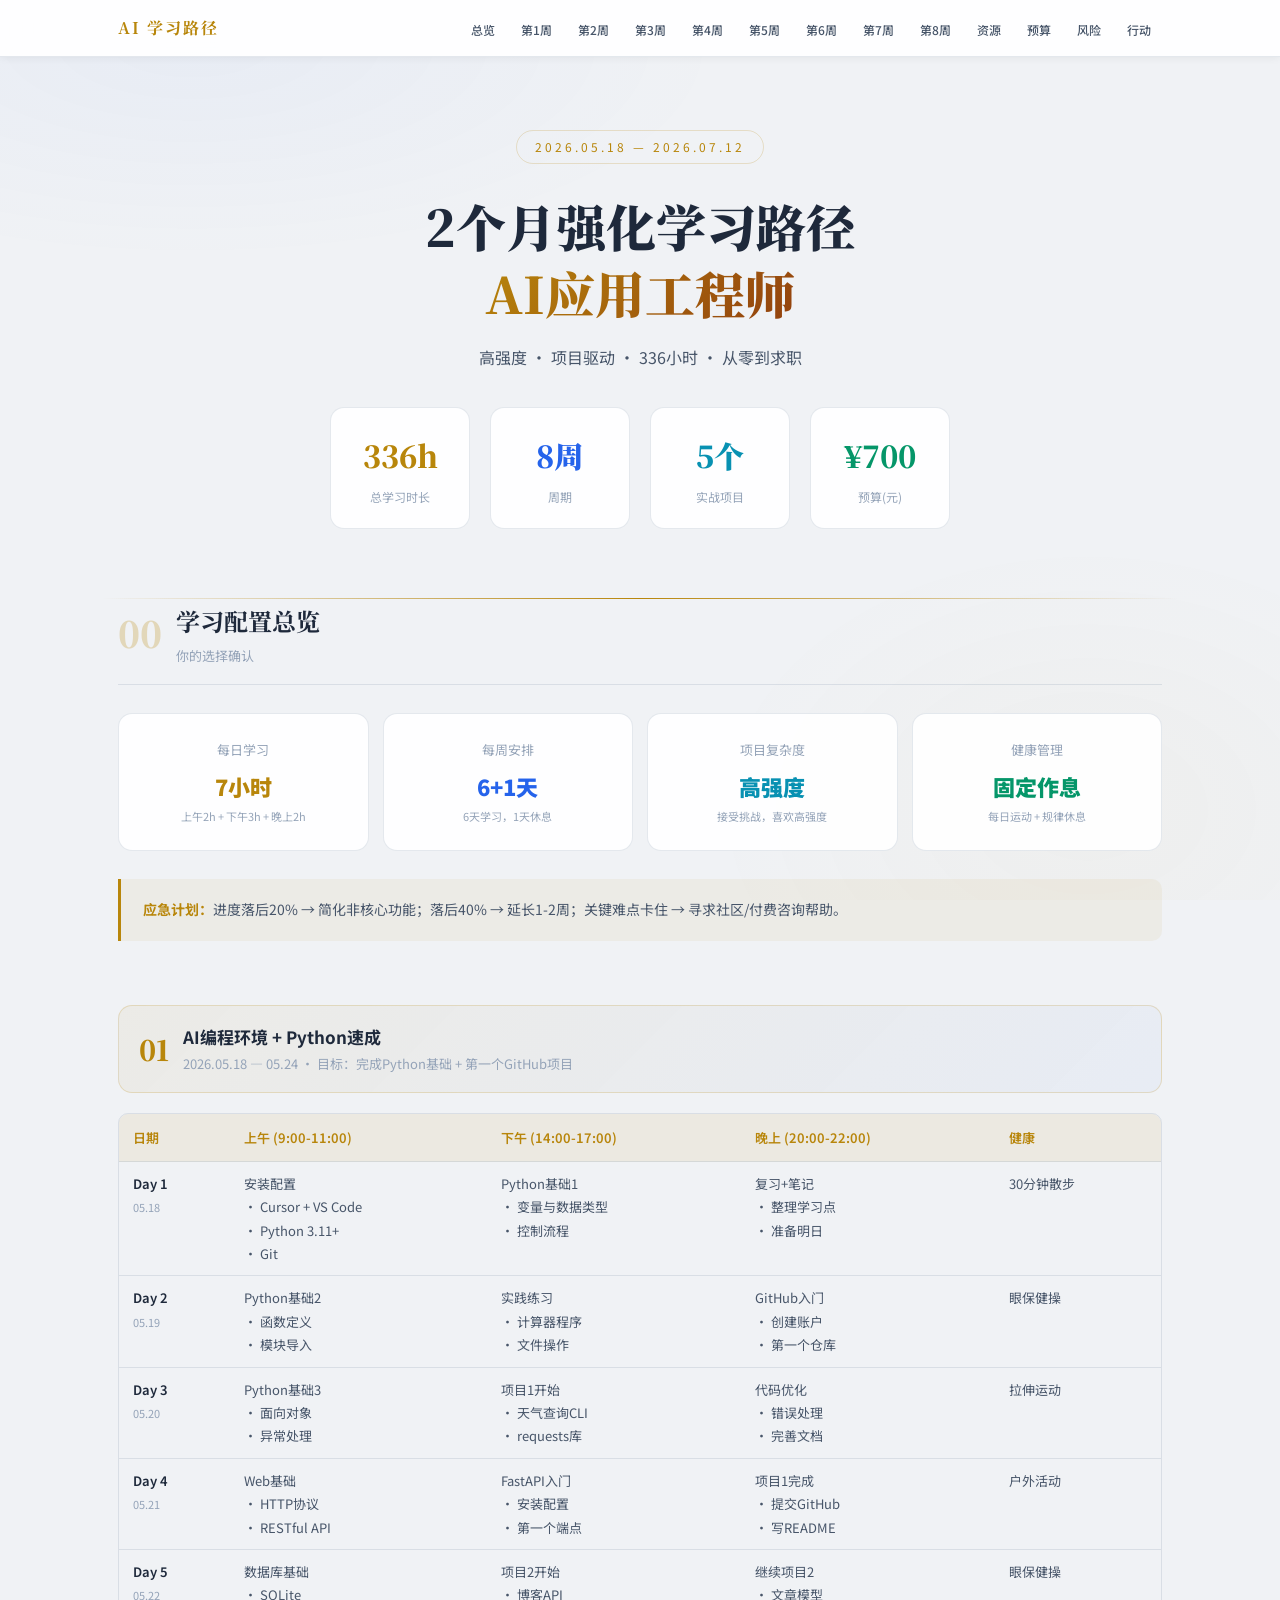
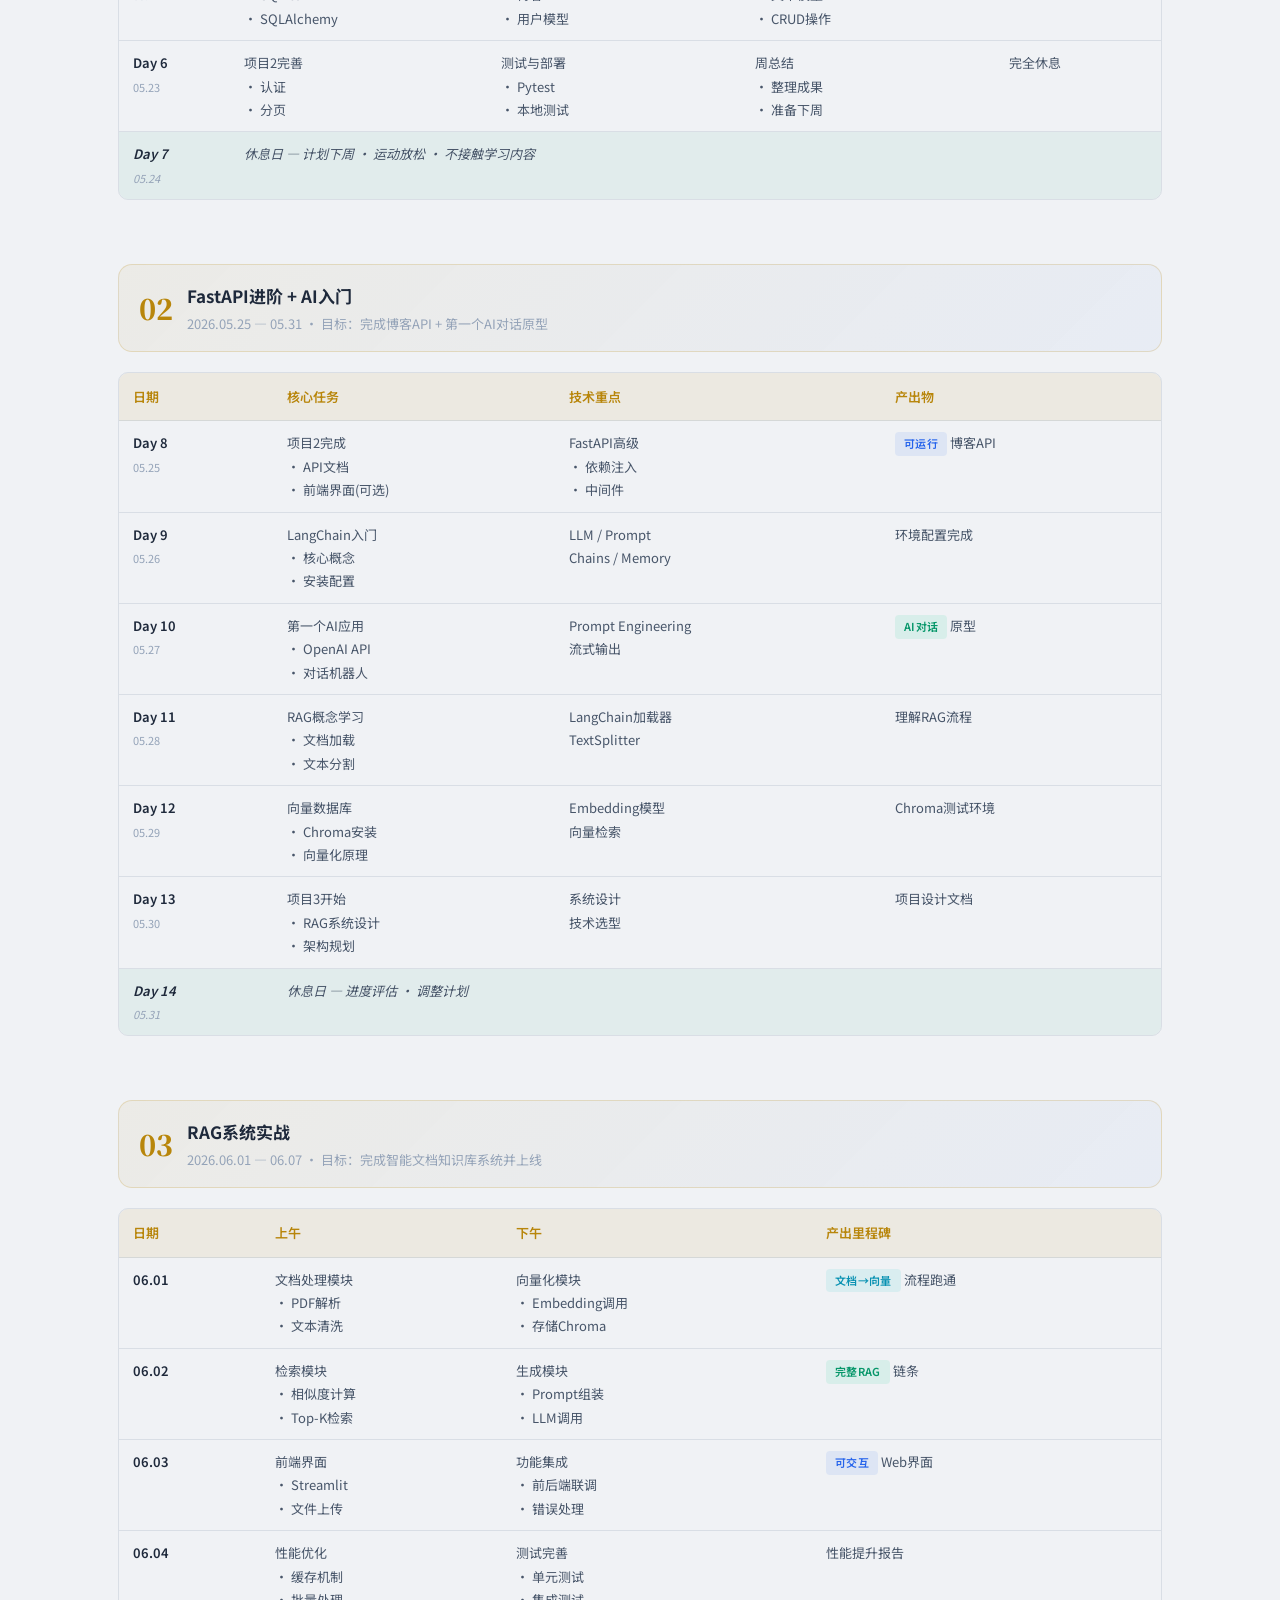
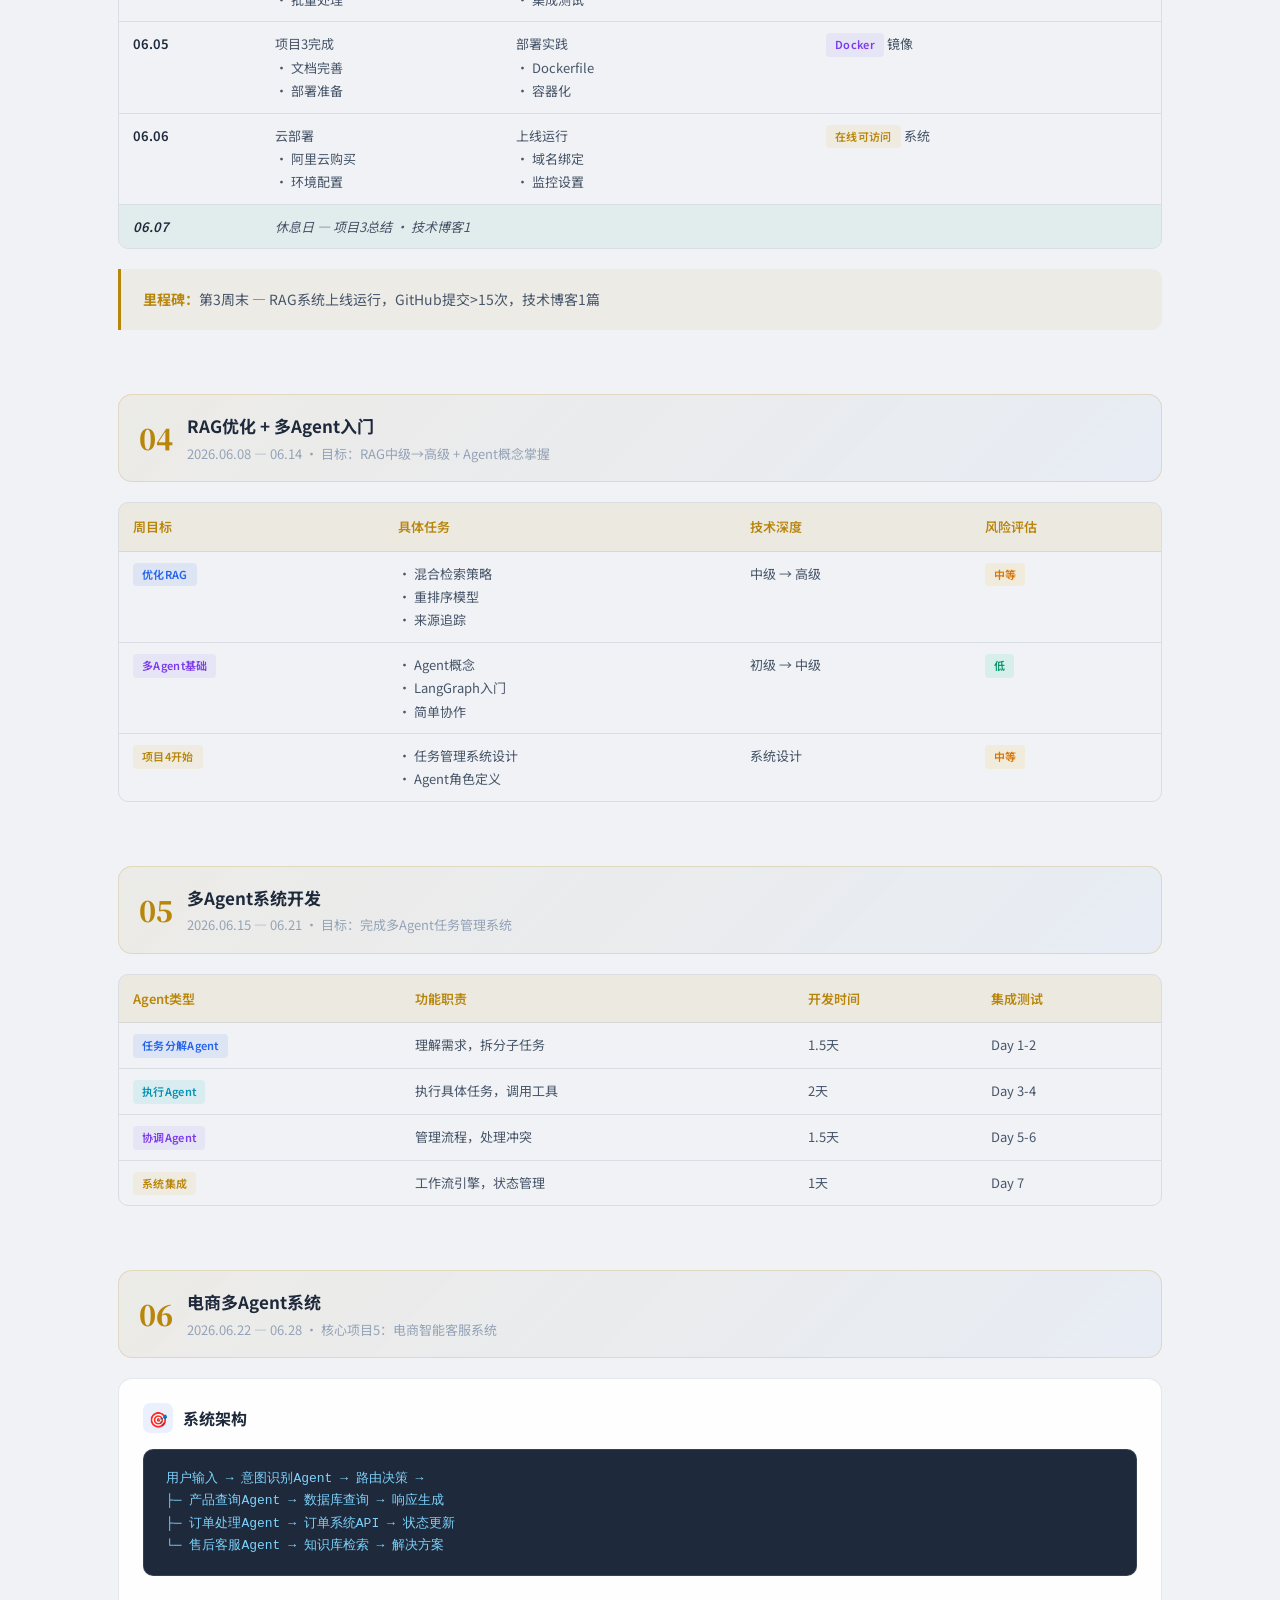
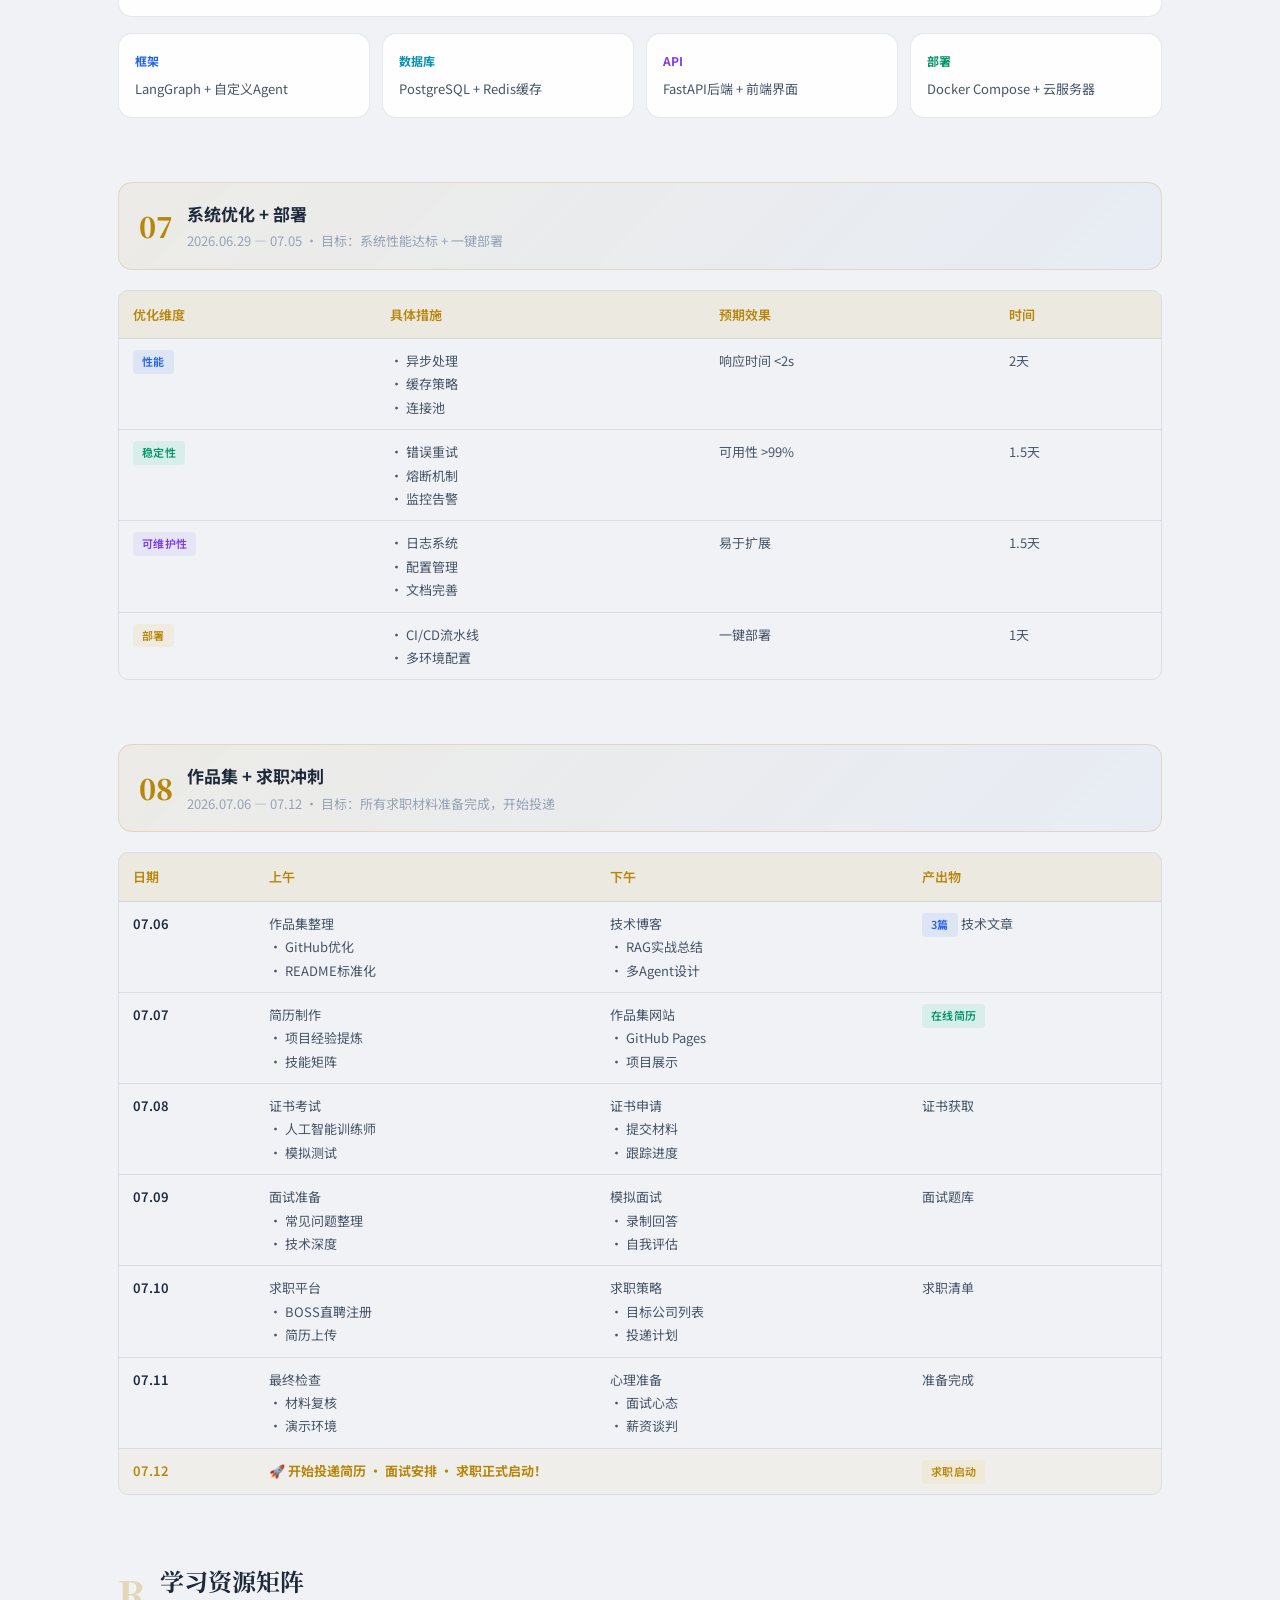
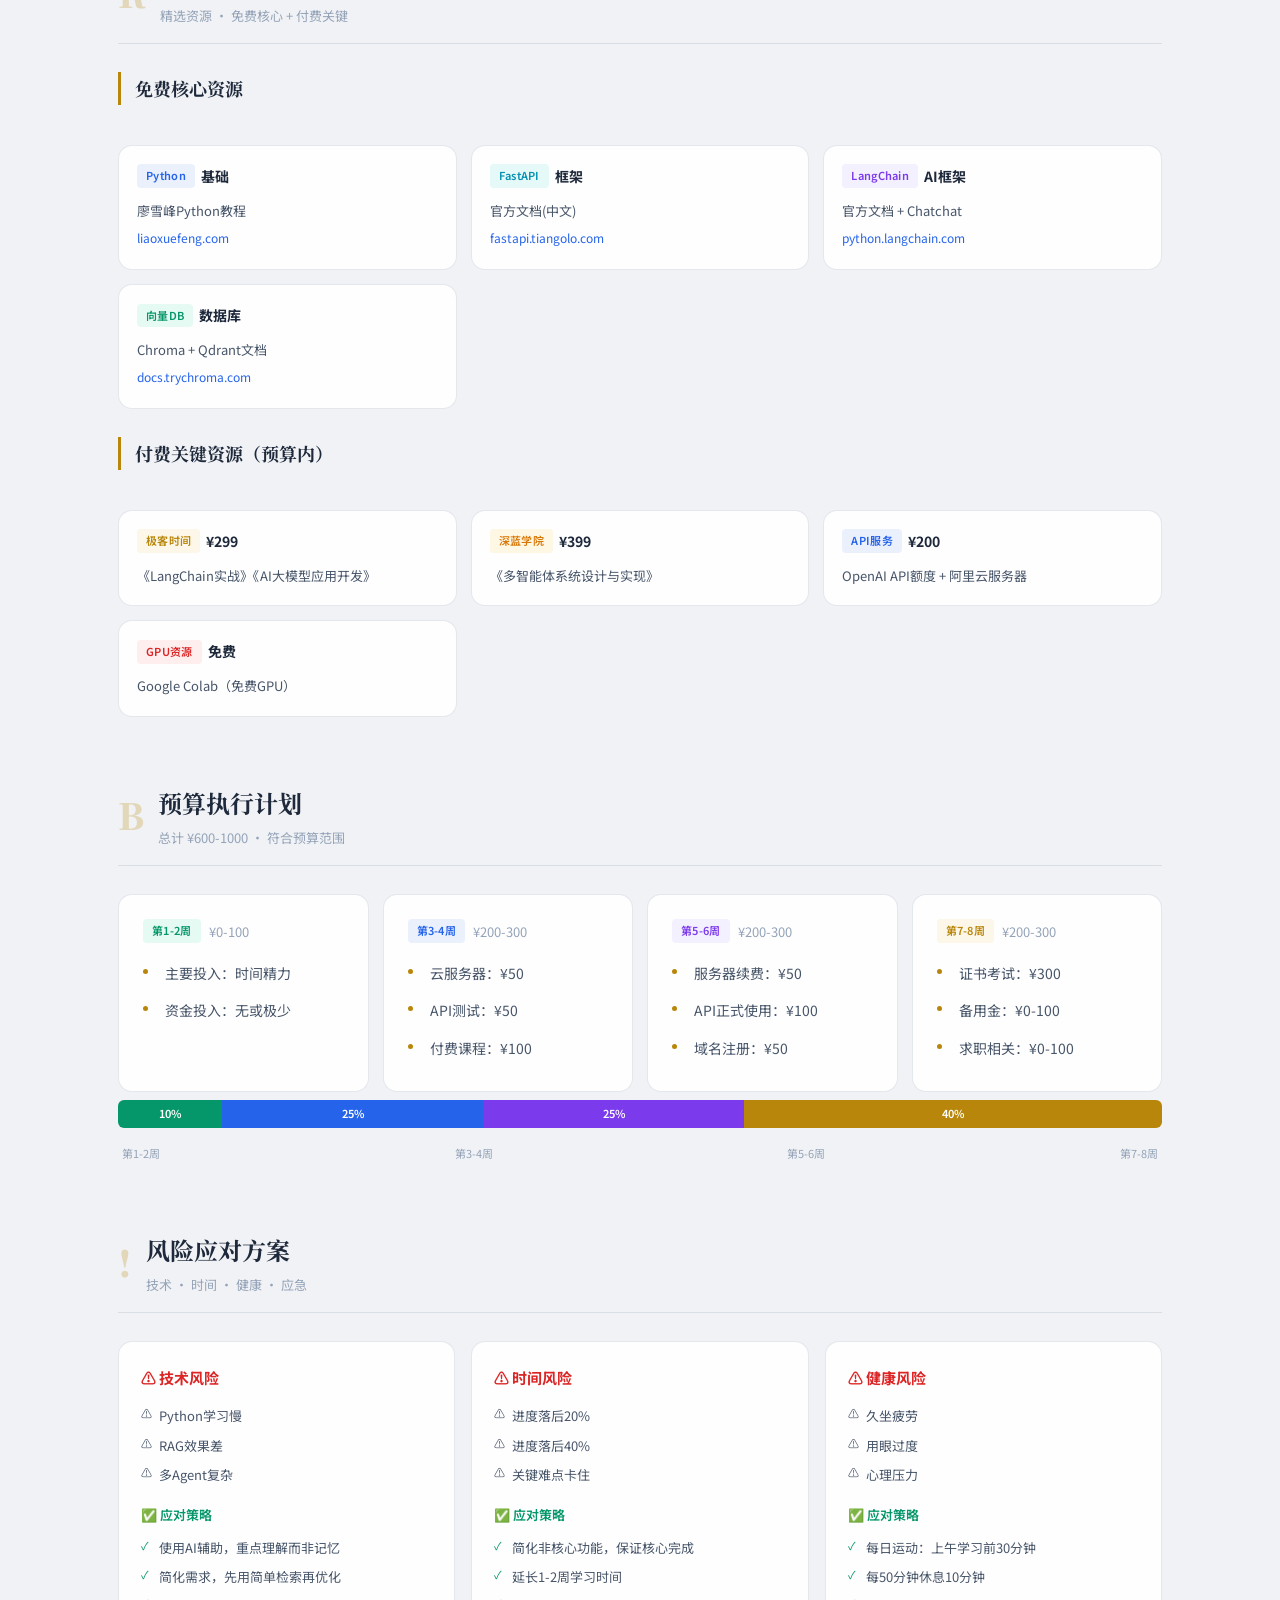
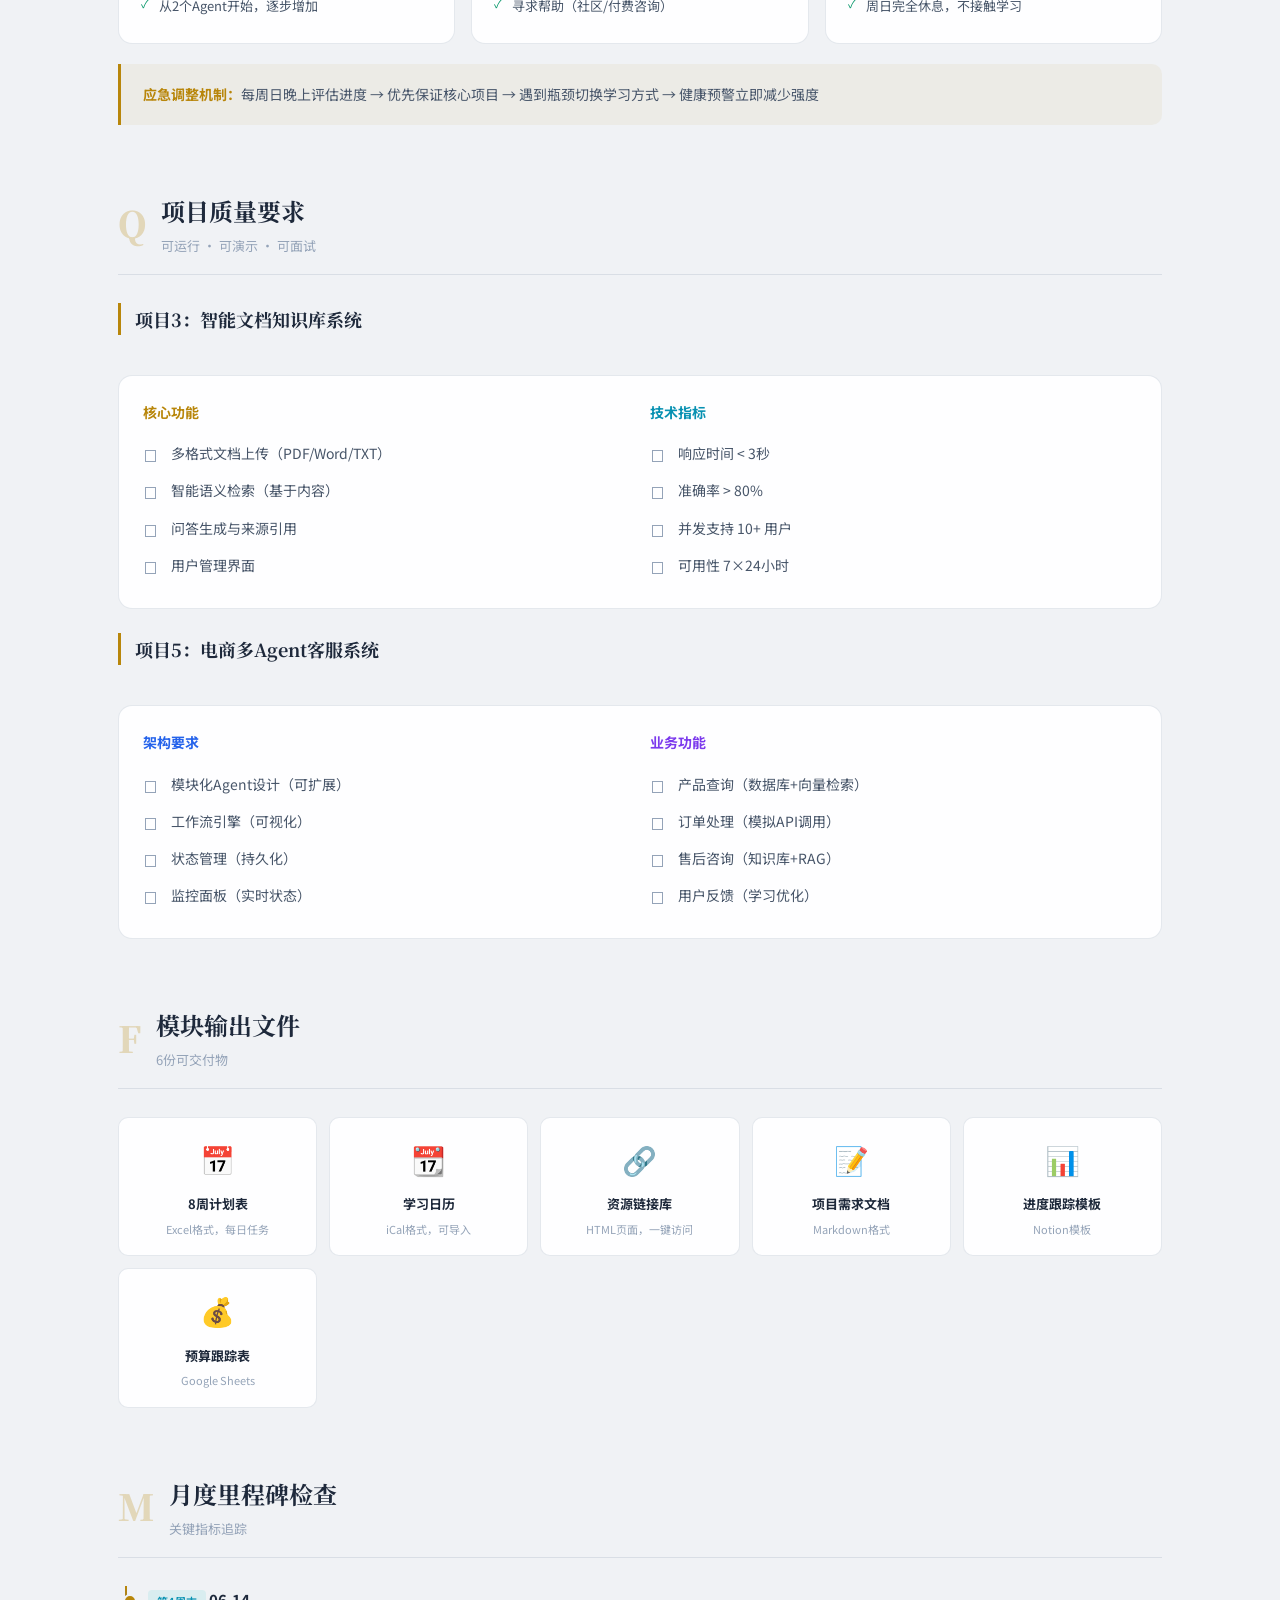
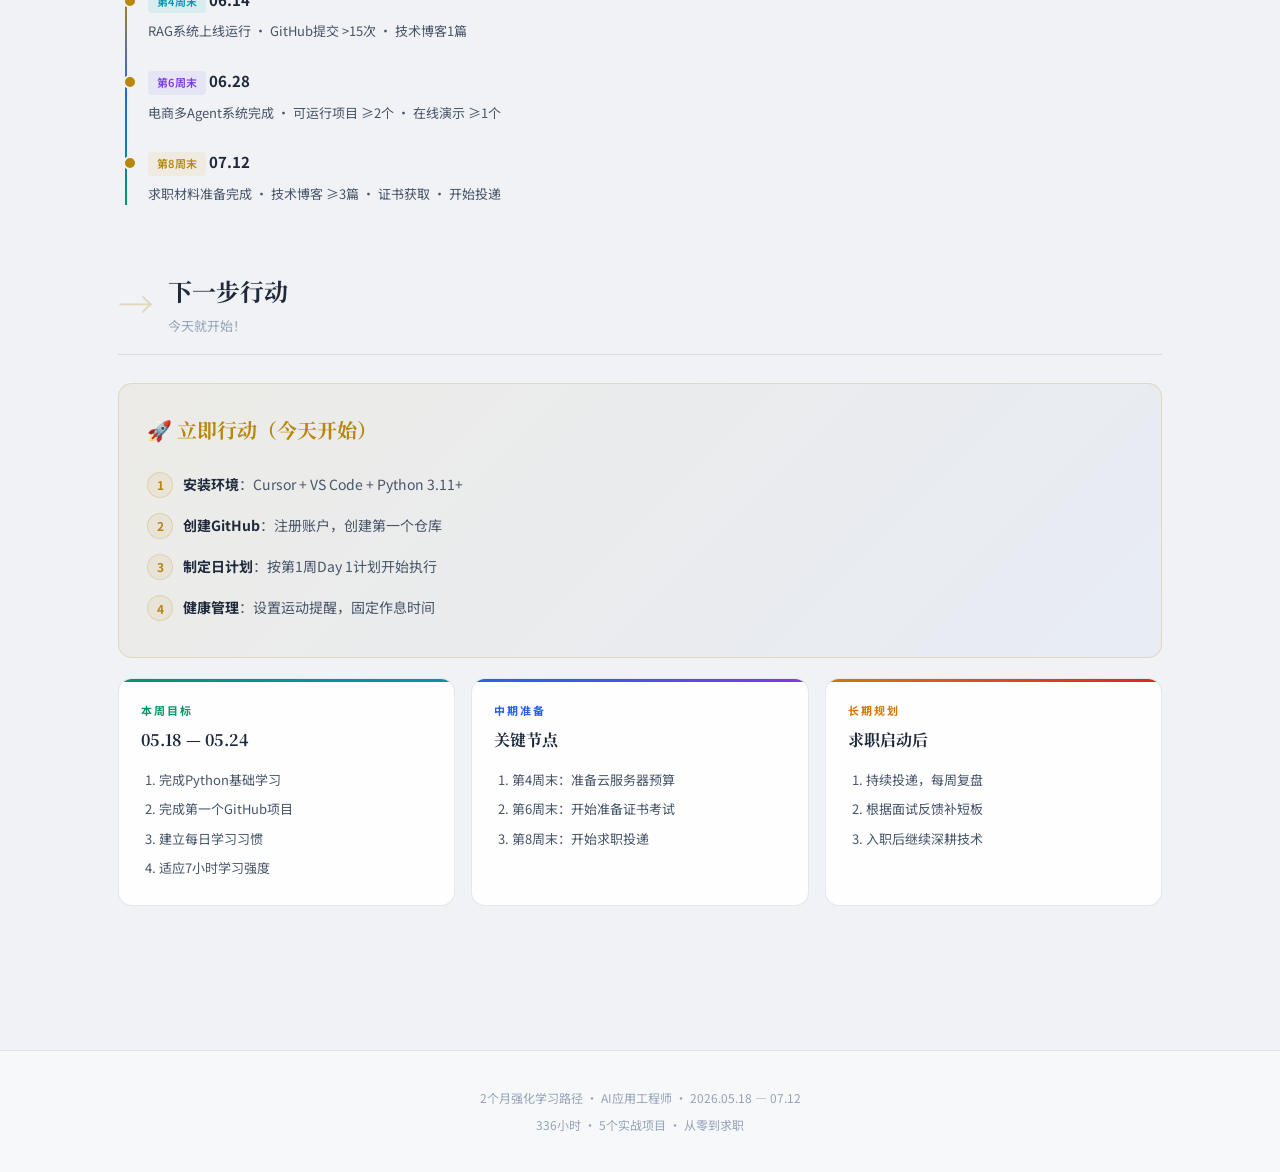
<file: AI岗位分析报告/4.2个月强化学习路径-AI应用工程师.html>
<!DOCTYPE html>
<html lang="zh-CN">
<head>
    <meta charset="UTF-8">
    <meta name="viewport" content="width=device-width, initial-scale=1.0">
    <title>2个月强化学习路径 · AI应用工程师</title>
    <link rel="preconnect" href="https://fonts.googleapis.com">
    <link href="https://fonts.googleapis.com/css2?family=Noto+Serif+SC:wght@400;600;700;900&family=Noto+Sans+SC:wght@300;400;500;700&display=swap" rel="stylesheet">
    <style>
        :root {
            --bg: #f0f2f5;
            --bg2: #e4e7ec;
            --card: rgba(255,255,255,0.92);
            --card-h: rgba(255,255,255,1);
            --gold: #b8860b;
            --gold-dim: rgba(184,134,11,0.08);
            --gold-border: rgba(184,134,11,0.2);
            --blue: #2563eb;
            --cyan: #0891b2;
            --emerald: #059669;
            --rose: #dc2626;
            --amber: #d97706;
            --violet: #7c3aed;
            --orange: #ea580c;
            --pink: #db2777;
            --txt: #1e293b;
            --txt2: #475569;
            --txt3: #94a3b8;
            --border: rgba(148,163,184,0.25);
            --r: 14px;
        }
        *{margin:0;padding:0;box-sizing:border-box}
        html{scroll-behavior:smooth}
        body{font-family:'Noto Sans SC',sans-serif;background:var(--bg);color:var(--txt);line-height:1.8;-webkit-font-smoothing:antialiased}
        body::before{content:'';position:fixed;inset:0;background:radial-gradient(ellipse 70% 40% at 15% 5%,rgba(37,99,235,0.04) 0%,transparent 60%),radial-gradient(ellipse 50% 50% at 85% 90%,rgba(184,134,11,0.03) 0%,transparent 60%);pointer-events:none;z-index:0}

        /* NAV */
        .nav{position:fixed;top:0;left:0;right:0;z-index:100;background:rgba(255,255,255,0.92);backdrop-filter:blur(20px);border-bottom:1px solid var(--border);box-shadow:0 1px 8px rgba(0,0,0,0.06)}
        .nav-in{max-width:1100px;margin:0 auto;padding:0 28px;display:flex;align-items:center;justify-content:space-between;height:56px}
        .nav-brand{font-family:'Noto Serif SC',serif;font-weight:700;font-size:16px;color:var(--gold);letter-spacing:2px}
        .nav-links{display:flex;gap:4px;list-style:none;flex-wrap:wrap}
        .nav-links a{color:var(--txt2);text-decoration:none;font-size:12px;font-weight:500;padding:5px 11px;border-radius:5px;transition:.2s;white-space:nowrap}
        .nav-links a:hover,.nav-links a.active{color:var(--gold);background:var(--gold-dim)}

        /* HERO */
        .hero{position:relative;padding:130px 28px 70px;text-align:center;overflow:hidden}
        .hero::after{content:'';position:absolute;bottom:0;left:8%;right:8%;height:1px;background:linear-gradient(90deg,transparent,var(--gold),transparent)}
        .hero-badge{display:inline-block;padding:5px 18px;border:1px solid var(--gold-border);border-radius:50px;font-size:12px;color:var(--gold);letter-spacing:3px;margin-bottom:28px}
        .hero h1{font-family:'Noto Serif SC',serif;font-size:clamp(32px,4.5vw,50px);font-weight:900;line-height:1.35;margin-bottom:16px}
        .hero h1 .hl{background:linear-gradient(135deg,var(--gold),#92400e);-webkit-background-clip:text;-webkit-text-fill-color:transparent}
        .hero-sub{font-size:16px;color:var(--txt2);max-width:640px;margin:0 auto 36px}
        .hero-cards{display:flex;justify-content:center;gap:20px;flex-wrap:wrap}
        .hc{background:var(--card);border:1px solid var(--border);border-radius:var(--r);padding:20px 28px;text-align:center;min-width:140px;backdrop-filter:blur(8px)}
        .hc .n{font-family:'Noto Serif SC',serif;font-size:30px;font-weight:900}
        .hc .n.g{color:var(--gold)}.hc .n.b{color:var(--blue)}.hc .n.c{color:var(--cyan)}.hc .n.e{color:var(--emerald)}
        .hc .l{font-size:12px;color:var(--txt3);margin-top:4px}

        /* CONTAINER */
        .ct{max-width:1100px;margin:0 auto;padding:0 28px 80px;position:relative;z-index:1}

        /* SECTION */
        .sec{margin-bottom:64px}
        .sec-h{display:flex;align-items:center;gap:14px;margin-bottom:28px;padding-bottom:16px;border-bottom:1px solid var(--border)}
        .sec-n{font-family:'Noto Serif SC',serif;font-size:36px;font-weight:900;color:var(--gold);opacity:.25;line-height:1}
        .sec-t{font-family:'Noto Serif SC',serif;font-size:24px;font-weight:700}
        .sec-d{font-size:13px;color:var(--txt3);margin-top:2px}

        /* SUB */
        .sub{margin-bottom:40px}
        .sub-t{font-family:'Noto Serif SC',serif;font-size:18px;font-weight:700;margin-bottom:16px;padding-left:14px;border-left:3px solid var(--gold)}

        /* CARD */
        .card{background:var(--card);border:1px solid var(--border);border-radius:var(--r);padding:24px;margin-bottom:16px;backdrop-filter:blur(8px);transition:.3s}
        .card:hover{background:var(--card-h);border-color:var(--gold-border);transform:translateY(-1px)}
        .card-t{font-size:16px;font-weight:700;margin-bottom:14px;display:flex;align-items:center;gap:10px}
        .card-t .ic{width:30px;height:30px;border-radius:7px;display:flex;align-items:center;justify-content:center;font-size:15px;flex-shrink:0}

        /* BULLET */
        .bl{list-style:none;padding:0}
        .bl li{position:relative;padding:6px 0 6px 22px;color:var(--txt2);font-size:14px}
        .bl li::before{content:'';position:absolute;left:0;top:14px;width:5px;height:5px;border-radius:50%;background:var(--gold)}
        .bl li strong{color:var(--txt);font-weight:600}

        /* TAG */
        .tag{display:inline-block;padding:2px 9px;border-radius:4px;font-size:11px;font-weight:600;letter-spacing:.3px}
        .t-gold{background:rgba(232,184,75,.12);color:var(--gold)}
        .t-blue{background:rgba(91,141,239,.12);color:var(--blue)}
        .t-cyan{background:rgba(62,207,207,.12);color:var(--cyan)}
        .t-emerald{background:rgba(52,211,153,.12);color:var(--emerald)}
        .t-rose{background:rgba(248,113,113,.12);color:var(--rose)}
        .t-amber{background:rgba(251,191,36,.12);color:var(--amber)}
        .t-violet{background:rgba(167,139,250,.12);color:var(--violet)}
        .t-orange{background:rgba(251,146,60,.12);color:var(--orange)}
        .t-pink{background:rgba(244,114,182,.12);color:var(--pink)}

        /* TABLE */
        .dt{width:100%;border-collapse:separate;border-spacing:0;margin:12px 0;border-radius:10px;overflow:hidden;border:1px solid var(--border);font-size:13px}
        .dt thead th{background:rgba(184,134,11,0.08);color:var(--gold);font-weight:600;padding:12px 14px;text-align:left;border-bottom:1px solid var(--border);white-space:nowrap}
        .dt tbody td{padding:10px 14px;color:var(--txt2);border-bottom:1px solid var(--border);vertical-align:top}
        .dt tbody tr:last-child td{border-bottom:none}
        .dt tbody tr:hover{background:rgba(184,134,11,0.04)}
        .dt .hn{color:var(--gold);font-weight:700;font-family:'Noto Serif SC',serif}
        .dt .day-cell{white-space:nowrap;font-weight:600;color:var(--txt)}
        .dt .day-cell .dd{font-size:11px;color:var(--txt3);font-weight:400}
        .dt .rest-row{background:rgba(5,150,105,0.06)}
        .rest-row td{color:var(--emerald);font-style:italic}

        /* WEEK HEADER */
        .wk-hdr{display:flex;align-items:center;gap:14px;margin-bottom:20px;padding:16px 20px;background:linear-gradient(135deg,rgba(184,134,11,0.06),rgba(37,99,235,0.04));border:1px solid var(--gold-border);border-radius:var(--r)}
        .wk-num{font-family:'Noto Serif SC',serif;font-size:28px;font-weight:900;color:var(--gold);line-height:1}
        .wk-info h3{font-size:17px;font-weight:700}
        .wk-info p{font-size:13px;color:var(--txt3)}

        /* PHASE GRID */
        .phase-grid{display:grid;grid-template-columns:repeat(auto-fit,minmax(300px,1fr));gap:16px}
        .phase{background:var(--card);border:1px solid var(--border);border-radius:var(--r);padding:22px;position:relative;overflow:hidden}
        .phase::before{content:'';position:absolute;top:0;left:0;right:0;height:3px}
        .p1::before{background:linear-gradient(90deg,var(--emerald),var(--cyan))}
        .p2::before{background:linear-gradient(90deg,var(--blue),var(--violet))}
        .p3::before{background:linear-gradient(90deg,var(--amber),var(--rose))}
        .p4::before{background:linear-gradient(90deg,var(--orange),var(--pink))}
        .phase .pl{font-size:11px;font-weight:700;letter-spacing:2px;margin-bottom:6px}
        .p1 .pl{color:var(--emerald)}.p2 .pl{color:var(--blue)}.p3 .pl{color:var(--amber)}.p4 .pl{color:var(--orange)}
        .phase h4{font-family:'Noto Serif SC',serif;font-size:16px;font-weight:700;margin-bottom:10px}
        .phase ol{padding-left:18px;color:var(--txt2);font-size:13px}
        .phase ol li{padding:3px 0}

        /* INSIGHT */
        .ins{background:rgba(184,134,11,0.06);border-left:3px solid var(--gold);border-radius:0 10px 10px 0;padding:18px 22px;margin:20px 0}
        .ins p{color:var(--txt2);font-size:14px}
        .ins strong{color:var(--gold)}

        /* CODE BLOCK */
        .code-blk{background:#1e293b;border:1px solid rgba(148,163,184,0.2);border-radius:10px;padding:18px 22px;margin:16px 0;font-family:'Courier New',monospace;font-size:13px;color:#7dd3fc;line-height:1.7;overflow-x:auto;white-space:pre}

        /* CHECKLIST */
        .chk{list-style:none;padding:0}
        .chk li{position:relative;padding:6px 0 6px 28px;color:var(--txt2);font-size:14px}
        .chk li::before{content:'☐';position:absolute;left:0;top:6px;font-size:16px;color:var(--txt3)}

        /* RISK GRID */
        .risk-grid{display:grid;grid-template-columns:repeat(auto-fit,minmax(300px,1fr));gap:16px}
        .risk{background:var(--card);border:1px solid var(--border);border-radius:var(--r);padding:22px}
        .risk h4{font-size:15px;font-weight:700;margin-bottom:10px;color:var(--rose)}
        .risk .rl{list-style:none;padding:0;margin-bottom:14px}
        .risk .rl li{padding:3px 0 3px 18px;position:relative;color:var(--txt2);font-size:13px}
        .risk .rl li::before{content:'⚠';position:absolute;left:0;font-size:11px}
        .risk .st{font-size:13px;font-weight:600;color:var(--emerald);margin-bottom:6px}
        .risk .sl{list-style:none;padding:0}
        .risk .sl li{padding:3px 0 3px 18px;position:relative;color:var(--txt2);font-size:13px}
        .risk .sl li::before{content:'✓';position:absolute;left:0;color:var(--emerald);font-size:11px}

        /* CONCLUSION */
        .concl{background:linear-gradient(135deg,rgba(184,134,11,0.06),rgba(37,99,235,0.04));border:1px solid var(--gold-border);border-radius:var(--r);padding:28px;margin-top:20px}
        .concl h3{font-family:'Noto Serif SC',serif;font-size:20px;font-weight:700;margin-bottom:16px;color:var(--gold)}

        /* NUM LIST */
        .nl{list-style:none;padding:0;counter-reset:nl}
        .nl li{counter-increment:nl;position:relative;padding:8px 0 8px 36px;color:var(--txt2);font-size:14px}
        .nl li::before{content:counter(nl);position:absolute;left:0;top:8px;width:24px;height:24px;border-radius:50%;background:var(--gold-dim);border:1px solid var(--gold-border);color:var(--gold);font-size:12px;font-weight:700;display:flex;align-items:center;justify-content:center}
        .nl li strong{color:var(--txt)}

        /* TIMELINE */
        .tl{position:relative;padding-left:30px}
        .tl::before{content:'';position:absolute;left:7px;top:0;bottom:0;width:2px;background:linear-gradient(180deg,var(--gold),var(--blue),var(--emerald))}
        .tl-i{position:relative;margin-bottom:24px}
        .tl-i::before{content:'';position:absolute;left:-25px;top:8px;width:10px;height:10px;border-radius:50%;background:var(--gold);border:2px solid var(--bg)}
        .tl-i h4{font-size:15px;font-weight:700;margin-bottom:6px}
        .tl-i p{color:var(--txt2);font-size:13px}

        /* FOOTER */
        .ft{text-align:center;padding:36px 28px;border-top:1px solid var(--border);color:var(--txt3);font-size:12px;background:rgba(255,255,255,0.5)}

        /* BACK TOP */
        .btt{position:fixed;bottom:28px;right:28px;width:42px;height:42px;border-radius:50%;background:var(--gold);color:#fff;border:none;cursor:pointer;font-size:18px;display:flex;align-items:center;justify-content:center;opacity:0;transform:translateY(16px);transition:.3s;z-index:99;box-shadow:0 4px 14px rgba(184,134,11,.3)}
        .btt.vis{opacity:1;transform:translateY(0)}
        .btt:hover{transform:translateY(-2px);box-shadow:0 6px 20px rgba(232,184,75,.4)}

        /* RESOURCE GRID */
        .res-grid{display:grid;grid-template-columns:repeat(auto-fit,minmax(260px,1fr));gap:14px}
        .res{background:var(--card);border:1px solid var(--border);border-radius:var(--r);padding:18px}
        .res h4{font-size:14px;font-weight:700;margin-bottom:10px;display:flex;align-items:center;gap:6px}
        .res p{color:var(--txt2);font-size:13px}
        .res a{color:var(--blue);text-decoration:none;font-size:12px;word-break:break-all}
        .res a:hover{text-decoration:underline}

        /* OUTPUT GRID */
        .out-grid{display:grid;grid-template-columns:repeat(auto-fit,minmax(180px,1fr));gap:12px}
        .out{background:var(--card);border:1px solid var(--border);border-radius:10px;padding:16px;text-align:center}
        .out .oi{font-size:28px;margin-bottom:8px}
        .out h5{font-size:13px;font-weight:700;margin-bottom:4px}
        .out p{font-size:11px;color:var(--txt3)}

        /* BUDGET BAR */
        .budget-bar{display:flex;height:28px;border-radius:6px;overflow:hidden;margin:8px 0 16px}
        .budget-bar div{display:flex;align-items:center;justify-content:center;font-size:11px;font-weight:600;color:#fff;transition:.3s}

        @keyframes fi{from{opacity:0}to{opacity:1}}
        @media(max-width:768px){
            .nav-links{display:none}
            .hero{padding:110px 16px 50px}
            .ct{padding:0 16px 50px}
            .phase-grid,.risk-grid,.res-grid,.out-grid,.hero-cards{grid-template-columns:1fr}
            .dt{font-size:11px}
            .dt thead th,.dt tbody td{padding:8px 10px}
        }
        ::-webkit-scrollbar{width:7px}
        ::-webkit-scrollbar-track{background:var(--bg)}
        ::-webkit-scrollbar-thumb{background:rgba(184,134,11,.3);border-radius:4px}
    </style>
</head>
<body>

<nav class="nav">
    <div class="nav-in">
        <div class="nav-brand">AI 学习路径</div>
        <ul class="nav-links">
            <li><a href="#overview">总览</a></li>
            <li><a href="#w1">第1周</a></li>
            <li><a href="#w2">第2周</a></li>
            <li><a href="#w3">第3周</a></li>
            <li><a href="#w4">第4周</a></li>
            <li><a href="#w5">第5周</a></li>
            <li><a href="#w6">第6周</a></li>
            <li><a href="#w7">第7周</a></li>
            <li><a href="#w8">第8周</a></li>
            <li><a href="#resource">资源</a></li>
            <li><a href="#budget">预算</a></li>
            <li><a href="#risk">风险</a></li>
            <li><a href="#action">行动</a></li>
        </ul>
    </div>
</nav>

<section class="hero">
    <div class="hero-badge">2026.05.18 — 2026.07.12</div>
    <h1>2个月强化学习路径<br><span class="hl">AI应用工程师</span></h1>
    <p class="hero-sub">高强度 · 项目驱动 · 336小时 · 从零到求职</p>
    <div class="hero-cards">
        <div class="hc"><div class="n g">336h</div><div class="l">总学习时长</div></div>
        <div class="hc"><div class="n b">8周</div><div class="l">周期</div></div>
        <div class="hc"><div class="n c">5个</div><div class="l">实战项目</div></div>
        <div class="hc"><div class="n e">¥700</div><div class="l">预算(元)</div></div>
    </div>
</section>

<div class="ct">

<!-- OVERVIEW -->
<section class="sec" id="overview">
    <div class="sec-h"><div class="sec-n">00</div><div><div class="sec-t">学习配置总览</div><div class="sec-d">你的选择确认</div></div></div>

    <div style="display:grid;grid-template-columns:repeat(auto-fit,minmax(200px,1fr));gap:14px;margin-bottom:28px;">
        <div class="card" style="margin-bottom:0;text-align:center"><div style="font-size:13px;color:var(--txt3);margin-bottom:6px">每日学习</div><div style="font-size:22px;font-weight:900;color:var(--gold)">7小时</div><div style="font-size:11px;color:var(--txt3)">上午2h + 下午3h + 晚上2h</div></div>
        <div class="card" style="margin-bottom:0;text-align:center"><div style="font-size:13px;color:var(--txt3);margin-bottom:6px">每周安排</div><div style="font-size:22px;font-weight:900;color:var(--blue)">6+1天</div><div style="font-size:11px;color:var(--txt3)">6天学习，1天休息</div></div>
        <div class="card" style="margin-bottom:0;text-align:center"><div style="font-size:13px;color:var(--txt3);margin-bottom:6px">项目复杂度</div><div style="font-size:22px;font-weight:900;color:var(--cyan)">高强度</div><div style="font-size:11px;color:var(--txt3)">接受挑战，喜欢高强度</div></div>
        <div class="card" style="margin-bottom:0;text-align:center"><div style="font-size:13px;color:var(--txt3);margin-bottom:6px">健康管理</div><div style="font-size:22px;font-weight:900;color:var(--emerald)">固定作息</div><div style="font-size:11px;color:var(--txt3)">每日运动 + 规律休息</div></div>
    </div>

    <div class="ins">
        <p><strong>应急计划：</strong>进度落后20% → 简化非核心功能；落后40% → 延长1-2周；关键难点卡住 → 寻求社区/付费咨询帮助。</p>
    </div>
</section>

<!-- WEEK 1 -->
<section class="sec" id="w1">
    <div class="wk-hdr"><div class="wk-num">01</div><div class="wk-info"><h3>AI编程环境 + Python速成</h3><p>2026.05.18 — 05.24 · 目标：完成Python基础 + 第一个GitHub项目</p></div></div>
    <table class="dt">
        <thead><tr><th>日期</th><th>上午 (9:00-11:00)</th><th>下午 (14:00-17:00)</th><th>晚上 (20:00-22:00)</th><th>健康</th></tr></thead>
        <tbody>
            <tr><td class="day-cell">Day 1<br><span class="dd">05.18</span></td><td>安装配置<br>• Cursor + VS Code<br>• Python 3.11+<br>• Git</td><td>Python基础1<br>• 变量与数据类型<br>• 控制流程</td><td>复习+笔记<br>• 整理学习点<br>• 准备明日</td><td>30分钟散步</td></tr>
            <tr><td class="day-cell">Day 2<br><span class="dd">05.19</span></td><td>Python基础2<br>• 函数定义<br>• 模块导入</td><td>实践练习<br>• 计算器程序<br>• 文件操作</td><td>GitHub入门<br>• 创建账户<br>• 第一个仓库</td><td>眼保健操</td></tr>
            <tr><td class="day-cell">Day 3<br><span class="dd">05.20</span></td><td>Python基础3<br>• 面向对象<br>• 异常处理</td><td>项目1开始<br>• 天气查询CLI<br>• requests库</td><td>代码优化<br>• 错误处理<br>• 完善文档</td><td>拉伸运动</td></tr>
            <tr><td class="day-cell">Day 4<br><span class="dd">05.21</span></td><td>Web基础<br>• HTTP协议<br>• RESTful API</td><td>FastAPI入门<br>• 安装配置<br>• 第一个端点</td><td>项目1完成<br>• 提交GitHub<br>• 写README</td><td>户外活动</td></tr>
            <tr><td class="day-cell">Day 5<br><span class="dd">05.22</span></td><td>数据库基础<br>• SQLite<br>• SQLAlchemy</td><td>项目2开始<br>• 博客API<br>• 用户模型</td><td>继续项目2<br>• 文章模型<br>• CRUD操作</td><td>眼保健操</td></tr>
            <tr><td class="day-cell">Day 6<br><span class="dd">05.23</span></td><td>项目2完善<br>• 认证<br>• 分页</td><td>测试与部署<br>• Pytest<br>• 本地测试</td><td>周总结<br>• 整理成果<br>• 准备下周</td><td>完全休息</td></tr>
            <tr class="rest-row"><td class="day-cell">Day 7<br><span class="dd">05.24</span></td><td colspan="4">休息日 — 计划下周 · 运动放松 · 不接触学习内容</td></tr>
        </tbody>
    </table>
</section>

<!-- WEEK 2 -->
<section class="sec" id="w2">
    <div class="wk-hdr"><div class="wk-num">02</div><div class="wk-info"><h3>FastAPI进阶 + AI入门</h3><p>2026.05.25 — 05.31 · 目标：完成博客API + 第一个AI对话原型</p></div></div>
    <table class="dt">
        <thead><tr><th>日期</th><th>核心任务</th><th>技术重点</th><th>产出物</th></tr></thead>
        <tbody>
            <tr><td class="day-cell">Day 8<br><span class="dd">05.25</span></td><td>项目2完成<br>• API文档<br>• 前端界面(可选)</td><td>FastAPI高级<br>• 依赖注入<br>• 中间件</td><td><span class="tag t-blue">可运行</span> 博客API</td></tr>
            <tr><td class="day-cell">Day 9<br><span class="dd">05.26</span></td><td>LangChain入门<br>• 核心概念<br>• 安装配置</td><td>LLM / Prompt<br>Chains / Memory</td><td>环境配置完成</td></tr>
            <tr><td class="day-cell">Day 10<br><span class="dd">05.27</span></td><td>第一个AI应用<br>• OpenAI API<br>• 对话机器人</td><td>Prompt Engineering<br>流式输出</td><td><span class="tag t-emerald">AI对话</span> 原型</td></tr>
            <tr><td class="day-cell">Day 11<br><span class="dd">05.28</span></td><td>RAG概念学习<br>• 文档加载<br>• 文本分割</td><td>LangChain加载器<br>TextSplitter</td><td>理解RAG流程</td></tr>
            <tr><td class="day-cell">Day 12<br><span class="dd">05.29</span></td><td>向量数据库<br>• Chroma安装<br>• 向量化原理</td><td>Embedding模型<br>向量检索</td><td>Chroma测试环境</td></tr>
            <tr><td class="day-cell">Day 13<br><span class="dd">05.30</span></td><td>项目3开始<br>• RAG系统设计<br>• 架构规划</td><td>系统设计<br>技术选型</td><td>项目设计文档</td></tr>
            <tr class="rest-row"><td class="day-cell">Day 14<br><span class="dd">05.31</span></td><td colspan="3">休息日 — 进度评估 · 调整计划</td></tr>
        </tbody>
    </table>
</section>

<!-- WEEK 3 -->
<section class="sec" id="w3">
    <div class="wk-hdr"><div class="wk-num">03</div><div class="wk-info"><h3>RAG系统实战</h3><p>2026.06.01 — 06.07 · 目标：完成智能文档知识库系统并上线</p></div></div>
    <table class="dt">
        <thead><tr><th>日期</th><th>上午</th><th>下午</th><th>产出里程碑</th></tr></thead>
        <tbody>
            <tr><td class="day-cell">06.01</td><td>文档处理模块<br>• PDF解析<br>• 文本清洗</td><td>向量化模块<br>• Embedding调用<br>• 存储Chroma</td><td><span class="tag t-cyan">文档→向量</span> 流程跑通</td></tr>
            <tr><td class="day-cell">06.02</td><td>检索模块<br>• 相似度计算<br>• Top-K检索</td><td>生成模块<br>• Prompt组装<br>• LLM调用</td><td><span class="tag t-emerald">完整RAG</span> 链条</td></tr>
            <tr><td class="day-cell">06.03</td><td>前端界面<br>• Streamlit<br>• 文件上传</td><td>功能集成<br>• 前后端联调<br>• 错误处理</td><td><span class="tag t-blue">可交互</span> Web界面</td></tr>
            <tr><td class="day-cell">06.04</td><td>性能优化<br>• 缓存机制<br>• 批量处理</td><td>测试完善<br>• 单元测试<br>• 集成测试</td><td>性能提升报告</td></tr>
            <tr><td class="day-cell">06.05</td><td>项目3完成<br>• 文档完善<br>• 部署准备</td><td>部署实践<br>• Dockerfile<br>• 容器化</td><td><span class="tag t-violet">Docker</span> 镜像</td></tr>
            <tr><td class="day-cell">06.06</td><td>云部署<br>• 阿里云购买<br>• 环境配置</td><td>上线运行<br>• 域名绑定<br>• 监控设置</td><td><span class="tag t-gold">在线可访问</span> 系统</td></tr>
            <tr class="rest-row"><td class="day-cell">06.07</td><td colspan="3">休息日 — 项目3总结 · 技术博客1</td></tr>
        </tbody>
    </table>

    <div class="ins">
        <p><strong>里程碑：</strong>第3周末 — RAG系统上线运行，GitHub提交>15次，技术博客1篇</p>
    </div>
</section>

<!-- WEEK 4 -->
<section class="sec" id="w4">
    <div class="wk-hdr"><div class="wk-num">04</div><div class="wk-info"><h3>RAG优化 + 多Agent入门</h3><p>2026.06.08 — 06.14 · 目标：RAG中级→高级 + Agent概念掌握</p></div></div>
    <table class="dt">
        <thead><tr><th>周目标</th><th>具体任务</th><th>技术深度</th><th>风险评估</th></tr></thead>
        <tbody>
            <tr><td><span class="tag t-blue">优化RAG</span></td><td>• 混合检索策略<br>• 重排序模型<br>• 来源追踪</td><td>中级 → 高级</td><td><span class="tag t-amber">中等</span></td></tr>
            <tr><td><span class="tag t-violet">多Agent基础</span></td><td>• Agent概念<br>• LangGraph入门<br>• 简单协作</td><td>初级 → 中级</td><td><span class="tag t-emerald">低</span></td></tr>
            <tr><td><span class="tag t-gold">项目4开始</span></td><td>• 任务管理系统设计<br>• Agent角色定义</td><td>系统设计</td><td><span class="tag t-amber">中等</span></td></tr>
        </tbody>
    </table>
</section>

<!-- WEEK 5 -->
<section class="sec" id="w5">
    <div class="wk-hdr"><div class="wk-num">05</div><div class="wk-info"><h3>多Agent系统开发</h3><p>2026.06.15 — 06.21 · 目标：完成多Agent任务管理系统</p></div></div>
    <table class="dt">
        <thead><tr><th>Agent类型</th><th>功能职责</th><th>开发时间</th><th>集成测试</th></tr></thead>
        <tbody>
            <tr><td><span class="tag t-blue">任务分解Agent</span></td><td>理解需求，拆分子任务</td><td>1.5天</td><td>Day 1-2</td></tr>
            <tr><td><span class="tag t-cyan">执行Agent</span></td><td>执行具体任务，调用工具</td><td>2天</td><td>Day 3-4</td></tr>
            <tr><td><span class="tag t-violet">协调Agent</span></td><td>管理流程，处理冲突</td><td>1.5天</td><td>Day 5-6</td></tr>
            <tr><td><span class="tag t-gold">系统集成</span></td><td>工作流引擎，状态管理</td><td>1天</td><td>Day 7</td></tr>
        </tbody>
    </table>
</section>

<!-- WEEK 6 -->
<section class="sec" id="w6">
    <div class="wk-hdr"><div class="wk-num">06</div><div class="wk-info"><h3>电商多Agent系统</h3><p>2026.06.22 — 06.28 · 核心项目5：电商智能客服系统</p></div></div>

    <div class="card">
        <div class="card-t"><span class="ic" style="background:rgba(91,141,239,.12)">🎯</span>系统架构</div>
        <div class="code-blk">用户输入 → 意图识别Agent → 路由决策 →
├─ 产品查询Agent → 数据库查询 → 响应生成
├─ 订单处理Agent → 订单系统API → 状态更新  
└─ 售后客服Agent → 知识库检索 → 解决方案</div>
    </div>

    <div style="display:grid;grid-template-columns:repeat(auto-fit,minmax(220px,1fr));gap:12px;margin-top:16px;">
        <div class="card" style="margin-bottom:0;padding:16px"><div style="font-size:12px;color:var(--blue);font-weight:700;margin-bottom:6px">框架</div><p style="color:var(--txt2);font-size:13px">LangGraph + 自定义Agent</p></div>
        <div class="card" style="margin-bottom:0;padding:16px"><div style="font-size:12px;color:var(--cyan);font-weight:700;margin-bottom:6px">数据库</div><p style="color:var(--txt2);font-size:13px">PostgreSQL + Redis缓存</p></div>
        <div class="card" style="margin-bottom:0;padding:16px"><div style="font-size:12px;color:var(--violet);font-weight:700;margin-bottom:6px">API</div><p style="color:var(--txt2);font-size:13px">FastAPI后端 + 前端界面</p></div>
        <div class="card" style="margin-bottom:0;padding:16px"><div style="font-size:12px;color:var(--emerald);font-weight:700;margin-bottom:6px">部署</div><p style="color:var(--txt2);font-size:13px">Docker Compose + 云服务器</p></div>
    </div>
</section>

<!-- WEEK 7 -->
<section class="sec" id="w7">
    <div class="wk-hdr"><div class="wk-num">07</div><div class="wk-info"><h3>系统优化 + 部署</h3><p>2026.06.29 — 07.05 · 目标：系统性能达标 + 一键部署</p></div></div>
    <table class="dt">
        <thead><tr><th>优化维度</th><th>具体措施</th><th>预期效果</th><th>时间</th></tr></thead>
        <tbody>
            <tr><td><span class="tag t-blue">性能</span></td><td>• 异步处理<br>• 缓存策略<br>• 连接池</td><td>响应时间 &lt;2s</td><td>2天</td></tr>
            <tr><td><span class="tag t-emerald">稳定性</span></td><td>• 错误重试<br>• 熔断机制<br>• 监控告警</td><td>可用性 &gt;99%</td><td>1.5天</td></tr>
            <tr><td><span class="tag t-violet">可维护性</span></td><td>• 日志系统<br>• 配置管理<br>• 文档完善</td><td>易于扩展</td><td>1.5天</td></tr>
            <tr><td><span class="tag t-gold">部署</span></td><td>• CI/CD流水线<br>• 多环境配置</td><td>一键部署</td><td>1天</td></tr>
        </tbody>
    </table>
</section>

<!-- WEEK 8 -->
<section class="sec" id="w8">
    <div class="wk-hdr"><div class="wk-num">08</div><div class="wk-info"><h3>作品集 + 求职冲刺</h3><p>2026.07.06 — 07.12 · 目标：所有求职材料准备完成，开始投递</p></div></div>
    <table class="dt">
        <thead><tr><th>日期</th><th>上午</th><th>下午</th><th>产出物</th></tr></thead>
        <tbody>
            <tr><td class="day-cell">07.06</td><td>作品集整理<br>• GitHub优化<br>• README标准化</td><td>技术博客<br>• RAG实战总结<br>• 多Agent设计</td><td><span class="tag t-blue">3篇</span> 技术文章</td></tr>
            <tr><td class="day-cell">07.07</td><td>简历制作<br>• 项目经验提炼<br>• 技能矩阵</td><td>作品集网站<br>• GitHub Pages<br>• 项目展示</td><td><span class="tag t-emerald">在线简历</span></td></tr>
            <tr><td class="day-cell">07.08</td><td>证书考试<br>• 人工智能训练师<br>• 模拟测试</td><td>证书申请<br>• 提交材料<br>• 跟踪进度</td><td>证书获取</td></tr>
            <tr><td class="day-cell">07.09</td><td>面试准备<br>• 常见问题整理<br>• 技术深度</td><td>模拟面试<br>• 录制回答<br>• 自我评估</td><td>面试题库</td></tr>
            <tr><td class="day-cell">07.10</td><td>求职平台<br>• BOSS直聘注册<br>• 简历上传</td><td>求职策略<br>• 目标公司列表<br>• 投递计划</td><td>求职清单</td></tr>
            <tr><td class="day-cell">07.11</td><td>最终检查<br>• 材料复核<br>• 演示环境</td><td>心理准备<br>• 面试心态<br>• 薪资谈判</td><td>准备完成</td></tr>
            <tr style="background:rgba(232,184,75,.06)"><td class="day-cell" style="color:var(--gold)">07.12</td><td colspan="2" style="font-weight:700;color:var(--gold)">🚀 开始投递简历 · 面试安排 · 求职正式启动！</td><td><span class="tag t-gold">求职启动</span></td></tr>
        </tbody>
    </table>
</section>

<!-- RESOURCES -->
<section class="sec" id="resource">
    <div class="sec-h"><div class="sec-n">R</div><div><div class="sec-t">学习资源矩阵</div><div class="sec-d">精选资源 · 免费核心 + 付费关键</div></div></div>

    <div class="sub"><h3 class="sub-t">免费核心资源</h3></div>
    <div class="res-grid">
        <div class="res"><h4><span class="tag t-blue">Python</span> 基础</h4><p>廖雪峰Python教程</p><a href="https://www.liaoxuefeng.com/wiki/1016959663602400" target="_blank">liaoxuefeng.com</a></div>
        <div class="res"><h4><span class="tag t-cyan">FastAPI</span> 框架</h4><p>官方文档(中文)</p><a href="https://fastapi.tiangolo.com/zh/" target="_blank">fastapi.tiangolo.com</a></div>
        <div class="res"><h4><span class="tag t-violet">LangChain</span> AI框架</h4><p>官方文档 + Chatchat</p><a href="https://python.langchain.com/docs/" target="_blank">python.langchain.com</a></div>
        <div class="res"><h4><span class="tag t-emerald">向量DB</span> 数据库</h4><p>Chroma + Qdrant文档</p><a href="https://docs.trychroma.com/" target="_blank">docs.trychroma.com</a></div>
    </div>

    <div class="sub" style="margin-top:28px"><h3 class="sub-t">付费关键资源（预算内）</h3></div>
    <div class="res-grid">
        <div class="res"><h4><span class="tag t-gold">极客时间</span> ¥299</h4><p>《LangChain实战》《AI大模型应用开发》</p></div>
        <div class="res"><h4><span class="tag t-amber">深蓝学院</span> ¥399</h4><p>《多智能体系统设计与实现》</p></div>
        <div class="res"><h4><span class="tag t-blue">API服务</span> ¥200</h4><p>OpenAI API额度 + 阿里云服务器</p></div>
        <div class="res"><h4><span class="tag t-rose">GPU资源</span> 免费</h4><p>Google Colab（免费GPU）</p></div>
    </div>
</section>

<!-- BUDGET -->
<section class="sec" id="budget">
    <div class="sec-h"><div class="sec-n">B</div><div><div class="sec-t">预算执行计划</div><div class="sec-d">总计 ¥600-1000 · 符合预算范围</div></div></div>

    <div style="display:grid;grid-template-columns:repeat(auto-fit,minmax(220px,1fr));gap:14px;">
        <div class="card" style="margin-bottom:0">
            <div style="display:flex;align-items:center;gap:8px;margin-bottom:12px"><span class="tag t-emerald">第1-2周</span><span style="font-size:13px;color:var(--txt3)">¥0-100</span></div>
            <ul class="bl"><li>主要投入：时间精力</li><li>资金投入：无或极少</li></ul>
        </div>
        <div class="card" style="margin-bottom:0">
            <div style="display:flex;align-items:center;gap:8px;margin-bottom:12px"><span class="tag t-blue">第3-4周</span><span style="font-size:13px;color:var(--txt3)">¥200-300</span></div>
            <ul class="bl"><li>云服务器：¥50</li><li>API测试：¥50</li><li>付费课程：¥100</li></ul>
        </div>
        <div class="card" style="margin-bottom:0">
            <div style="display:flex;align-items:center;gap:8px;margin-bottom:12px"><span class="tag t-violet">第5-6周</span><span style="font-size:13px;color:var(--txt3)">¥200-300</span></div>
            <ul class="bl"><li>服务器续费：¥50</li><li>API正式使用：¥100</li><li>域名注册：¥50</li></ul>
        </div>
        <div class="card" style="margin-bottom:0">
            <div style="display:flex;align-items:center;gap:8px;margin-bottom:12px"><span class="tag t-gold">第7-8周</span><span style="font-size:13px;color:var(--txt3)">¥200-300</span></div>
            <ul class="bl"><li>证书考试：¥300</li><li>备用金：¥0-100</li><li>求职相关：¥0-100</li></ul>
        </div>
    </div>

    <div class="budget-bar">
        <div style="width:10%;background:var(--emerald)">10%</div>
        <div style="width:25%;background:var(--blue)">25%</div>
        <div style="width:25%;background:var(--violet)">25%</div>
        <div style="width:40%;background:var(--gold)">40%</div>
    </div>
    <div style="display:flex;justify-content:space-between;font-size:11px;color:var(--txt3);padding:0 4px">
        <span>第1-2周</span><span>第3-4周</span><span>第5-6周</span><span>第7-8周</span>
    </div>
</section>

<!-- RISK -->
<section class="sec" id="risk">
    <div class="sec-h"><div class="sec-n">!</div><div><div class="sec-t">风险应对方案</div><div class="sec-d">技术 · 时间 · 健康 · 应急</div></div></div>

    <div class="risk-grid">
        <div class="risk">
            <h4>⚠️ 技术风险</h4>
            <ul class="rl"><li>Python学习慢</li><li>RAG效果差</li><li>多Agent复杂</li></ul>
            <div class="st">✅ 应对策略</div>
            <ul class="sl"><li>使用AI辅助，重点理解而非记忆</li><li>简化需求，先用简单检索再优化</li><li>从2个Agent开始，逐步增加</li></ul>
        </div>
        <div class="risk">
            <h4>⚠️ 时间风险</h4>
            <ul class="rl"><li>进度落后20%</li><li>进度落后40%</li><li>关键难点卡住</li></ul>
            <div class="st">✅ 应对策略</div>
            <ul class="sl"><li>简化非核心功能，保证核心完成</li><li>延长1-2周学习时间</li><li>寻求帮助（社区/付费咨询）</li></ul>
        </div>
        <div class="risk">
            <h4>⚠️ 健康风险</h4>
            <ul class="rl"><li>久坐疲劳</li><li>用眼过度</li><li>心理压力</li></ul>
            <div class="st">✅ 应对策略</div>
            <ul class="sl"><li>每日运动：上午学习前30分钟</li><li>每50分钟休息10分钟</li><li>周日完全休息，不接触学习</li></ul>
        </div>
    </div>

    <div class="ins" style="margin-top:20px">
        <p><strong>应急调整机制：</strong>每周日晚上评估进度 → 优先保证核心项目 → 遇到瓶颈切换学习方式 → 健康预警立即减少强度</p>
    </div>
</section>

<!-- PROJECT QUALITY -->
<section class="sec">
    <div class="sec-h"><div class="sec-n">Q</div><div><div class="sec-t">项目质量要求</div><div class="sec-d">可运行 · 可演示 · 可面试</div></div></div>

    <div class="sub"><h3 class="sub-t">项目3：智能文档知识库系统</h3></div>
    <div class="card">
        <div style="display:grid;grid-template-columns:1fr 1fr;gap:20px;">
            <div>
                <div style="font-weight:700;color:var(--gold);margin-bottom:10px;font-size:14px">核心功能</div>
                <ul class="chk"><li>多格式文档上传（PDF/Word/TXT）</li><li>智能语义检索（基于内容）</li><li>问答生成与来源引用</li><li>用户管理界面</li></ul>
            </div>
            <div>
                <div style="font-weight:700;color:var(--cyan);margin-bottom:10px;font-size:14px">技术指标</div>
                <ul class="chk"><li>响应时间 &lt; 3秒</li><li>准确率 &gt; 80%</li><li>并发支持 10+ 用户</li><li>可用性 7×24小时</li></ul>
            </div>
        </div>
    </div>

    <div class="sub" style="margin-top:24px"><h3 class="sub-t">项目5：电商多Agent客服系统</h3></div>
    <div class="card">
        <div style="display:grid;grid-template-columns:1fr 1fr;gap:20px;">
            <div>
                <div style="font-weight:700;color:var(--blue);margin-bottom:10px;font-size:14px">架构要求</div>
                <ul class="chk"><li>模块化Agent设计（可扩展）</li><li>工作流引擎（可视化）</li><li>状态管理（持久化）</li><li>监控面板（实时状态）</li></ul>
            </div>
            <div>
                <div style="font-weight:700;color:var(--violet);margin-bottom:10px;font-size:14px">业务功能</div>
                <ul class="chk"><li>产品查询（数据库+向量检索）</li><li>订单处理（模拟API调用）</li><li>售后咨询（知识库+RAG）</li><li>用户反馈（学习优化）</li></ul>
            </div>
        </div>
    </div>
</section>

<!-- OUTPUT FILES -->
<section class="sec">
    <div class="sec-h"><div class="sec-n">F</div><div><div class="sec-t">模块输出文件</div><div class="sec-d">6份可交付物</div></div></div>
    <div class="out-grid">
        <div class="out"><div class="oi">📅</div><h5>8周计划表</h5><p>Excel格式，每日任务</p></div>
        <div class="out"><div class="oi">📆</div><h5>学习日历</h5><p>iCal格式，可导入</p></div>
        <div class="out"><div class="oi">🔗</div><h5>资源链接库</h5><p>HTML页面，一键访问</p></div>
        <div class="out"><div class="oi">📝</div><h5>项目需求文档</h5><p>Markdown格式</p></div>
        <div class="out"><div class="oi">📊</div><h5>进度跟踪模板</h5><p>Notion模板</p></div>
        <div class="out"><div class="oi">💰</div><h5>预算跟踪表</h5><p>Google Sheets</p></div>
    </div>
</section>

<!-- MILESTONES -->
<section class="sec">
    <div class="sec-h"><div class="sec-n">M</div><div><div class="sec-t">月度里程碑检查</div><div class="sec-d">关键指标追踪</div></div></div>
    <div class="tl">
        <div class="tl-i"><h4><span class="tag t-cyan">第4周末</span> 06.14</h4><p>RAG系统上线运行 · GitHub提交 &gt;15次 · 技术博客1篇</p></div>
        <div class="tl-i"><h4><span class="tag t-violet">第6周末</span> 06.28</h4><p>电商多Agent系统完成 · 可运行项目 ≥2个 · 在线演示 ≥1个</p></div>
        <div class="tl-i"><h4><span class="tag t-gold">第8周末</span> 07.12</h4><p>求职材料准备完成 · 技术博客 ≥3篇 · 证书获取 · 开始投递</p></div>
    </div>
</section>

<!-- ACTION -->
<section class="sec" id="action">
    <div class="sec-h"><div class="sec-n">→</div><div><div class="sec-t">下一步行动</div><div class="sec-d">今天就开始！</div></div></div>

    <div class="concl">
        <h3>🚀 立即行动（今天开始）</h3>
        <ol class="nl">
            <li><strong>安装环境</strong>：Cursor + VS Code + Python 3.11+</li>
            <li><strong>创建GitHub</strong>：注册账户，创建第一个仓库</li>
            <li><strong>制定日计划</strong>：按第1周Day 1计划开始执行</li>
            <li><strong>健康管理</strong>：设置运动提醒，固定作息时间</li>
        </ol>
    </div>

    <div class="phase-grid" style="margin-top:20px">
        <div class="phase p1">
            <div class="pl">本周目标</div>
            <h4>05.18 — 05.24</h4>
            <ol>
                <li>完成Python基础学习</li>
                <li>完成第一个GitHub项目</li>
                <li>建立每日学习习惯</li>
                <li>适应7小时学习强度</li>
            </ol>
        </div>
        <div class="phase p2">
            <div class="pl">中期准备</div>
            <h4>关键节点</h4>
            <ol>
                <li>第4周末：准备云服务器预算</li>
                <li>第6周末：开始准备证书考试</li>
                <li>第8周末：开始求职投递</li>
            </ol>
        </div>
        <div class="phase p3">
            <div class="pl">长期规划</div>
            <h4>求职启动后</h4>
            <ol>
                <li>持续投递，每周复盘</li>
                <li>根据面试反馈补短板</li>
                <li>入职后继续深耕技术</li>
            </ol>
        </div>
    </div>
</section>

</div>

<footer class="ft">
    <p>2个月强化学习路径 · AI应用工程师 · 2026.05.18 — 07.12</p>
    <p style="margin-top:6px;">336小时 · 5个实战项目 · 从零到求职</p>
</footer>

<button class="btt" id="btt" onclick="window.scrollTo({top:0,behavior:'smooth'})">↑</button>

<script>
const btt=document.getElementById('btt');
window.addEventListener('scroll',()=>btt.classList.toggle('vis',window.scrollY>400));
const secs=document.querySelectorAll('.sec');
const obs=new IntersectionObserver(e=>{e.forEach(en=>{if(en.isIntersecting)en.target.style.animation='fi .5s ease both'})},{threshold:.08});
secs.forEach(s=>obs.observe(s));
</script>
</body>
</html>
</file>
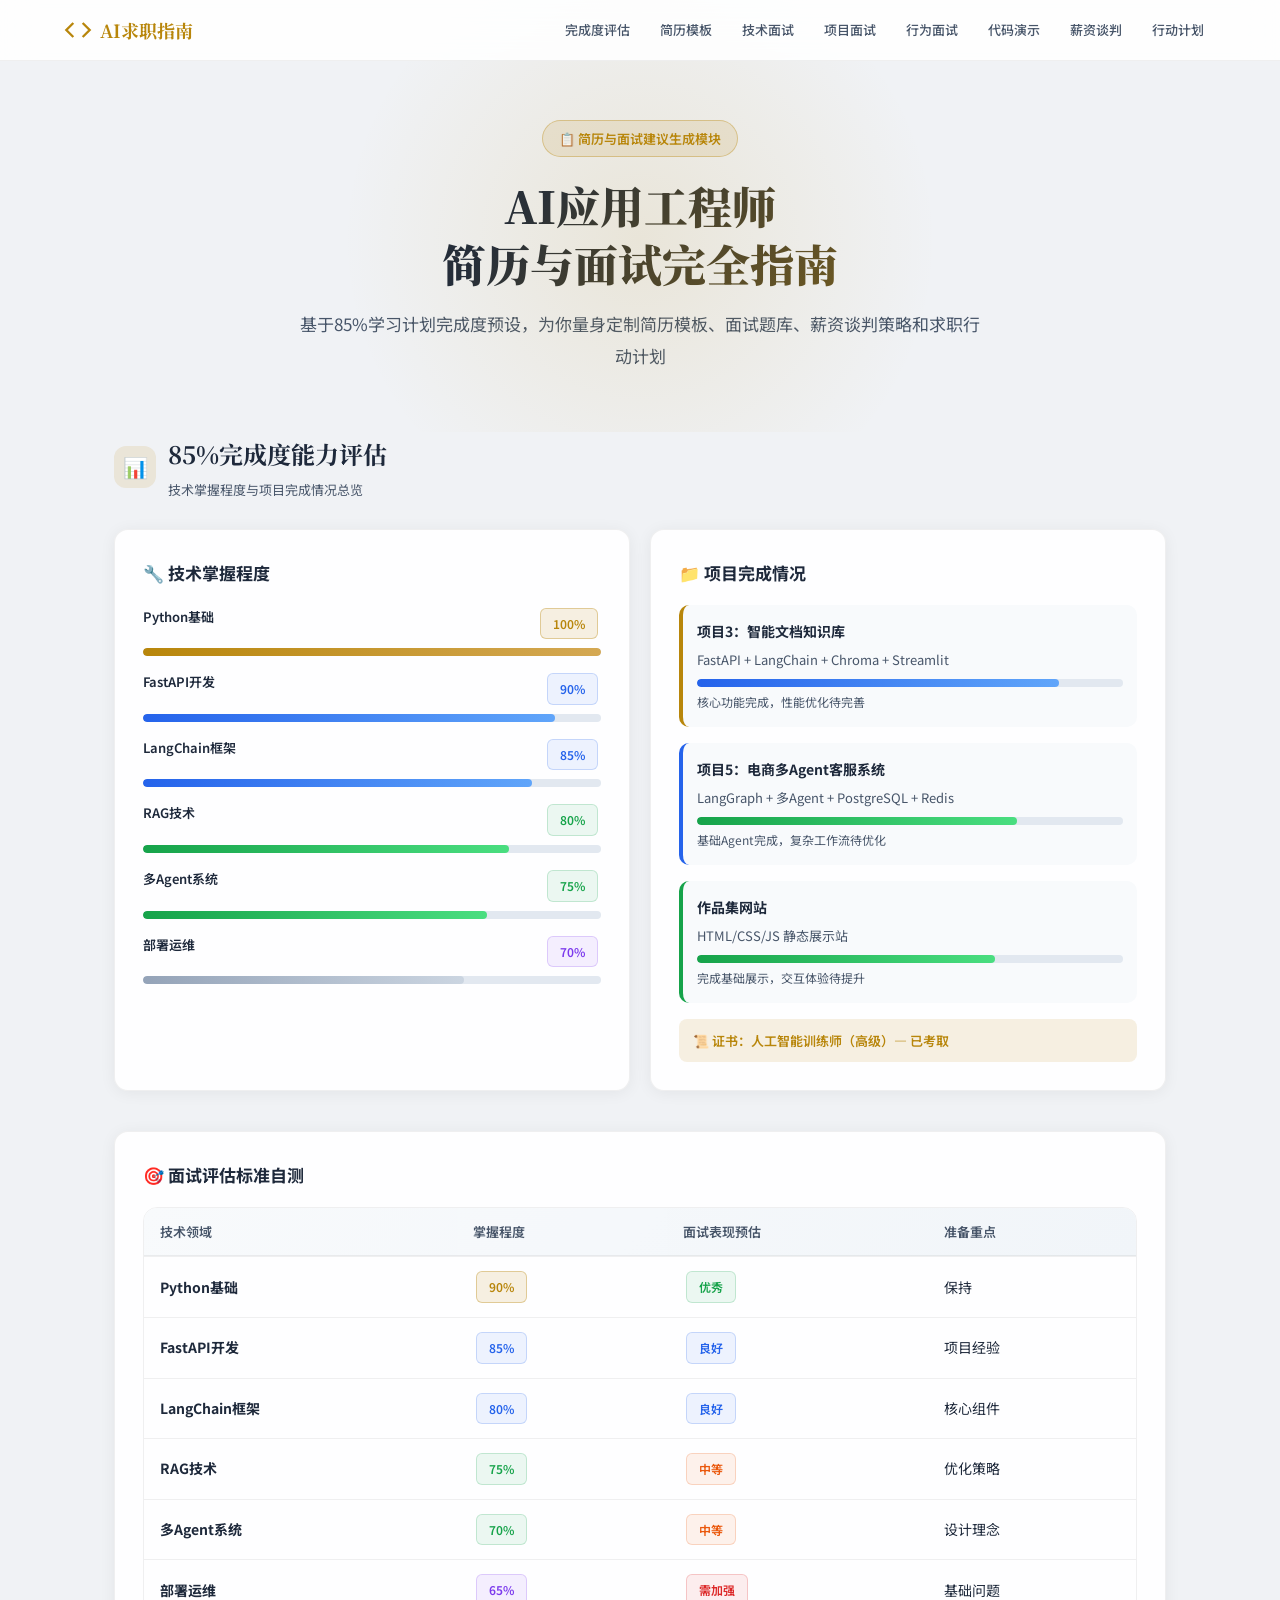
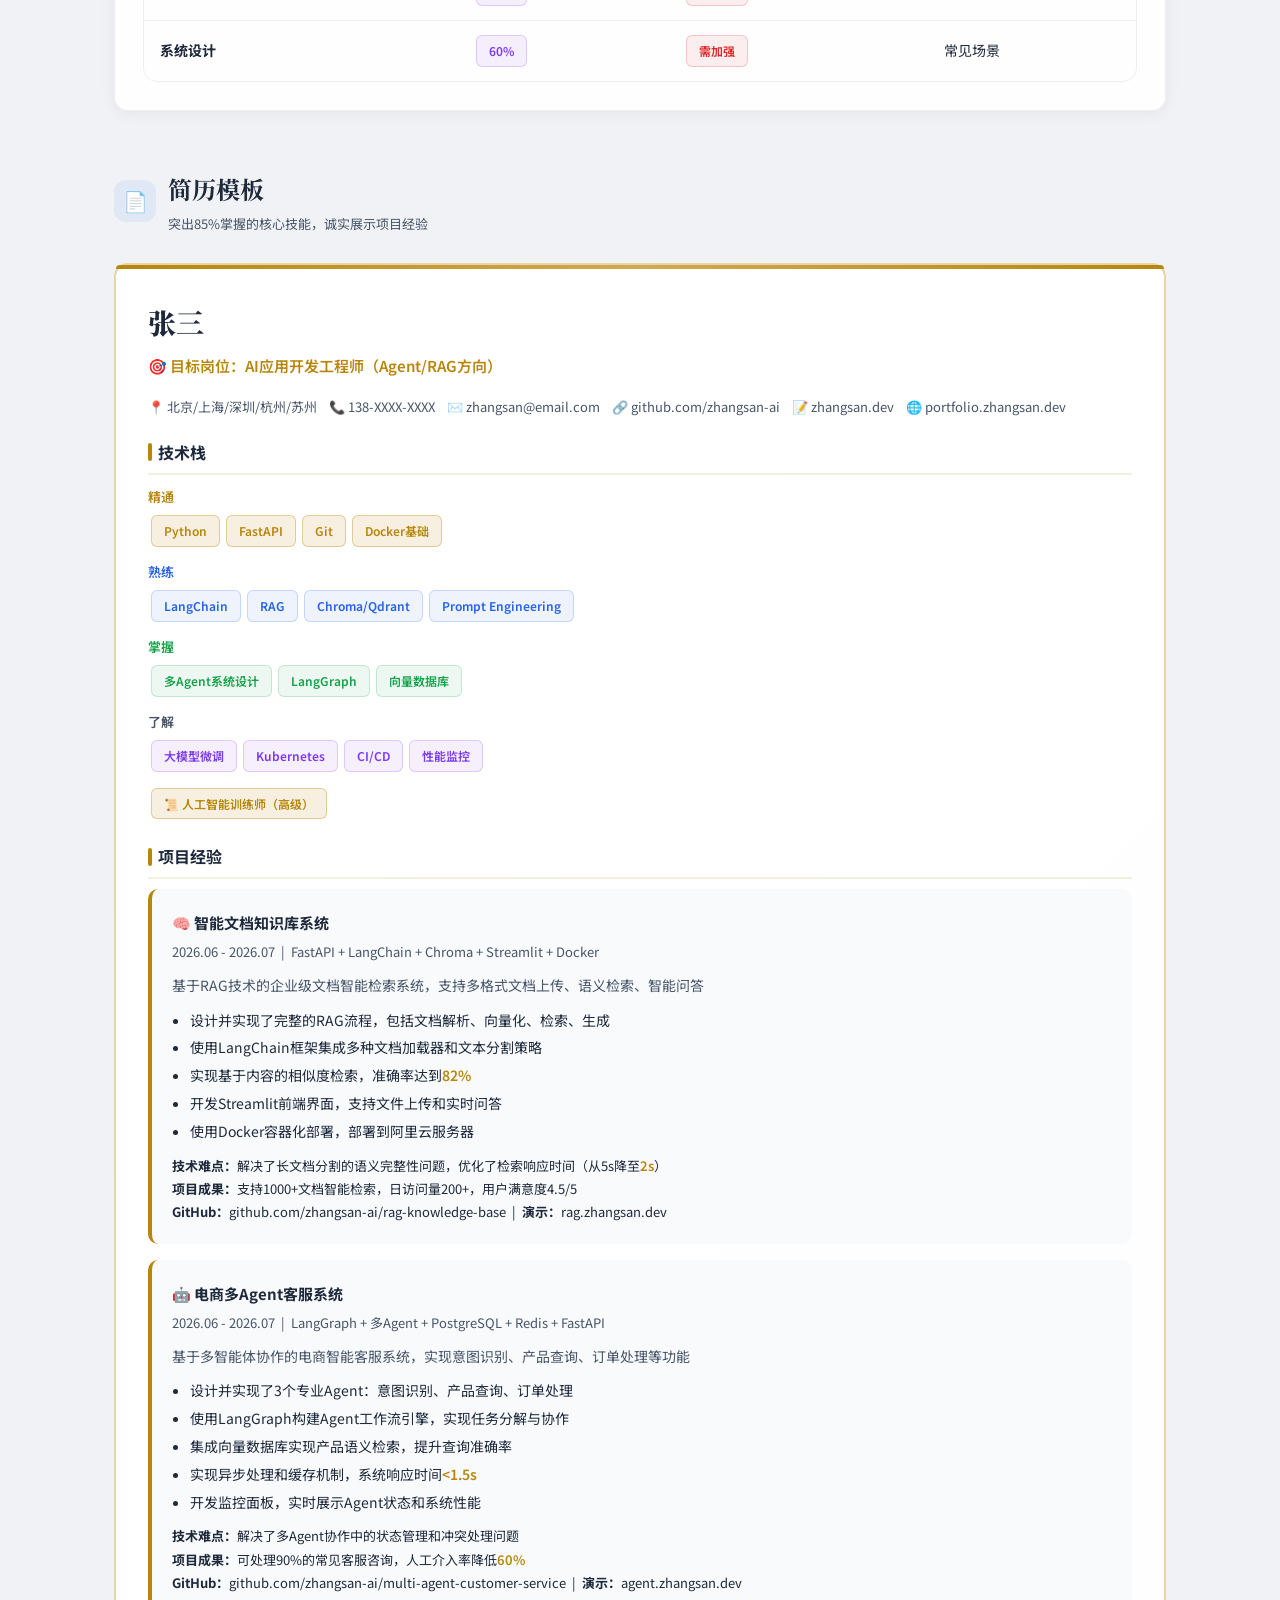
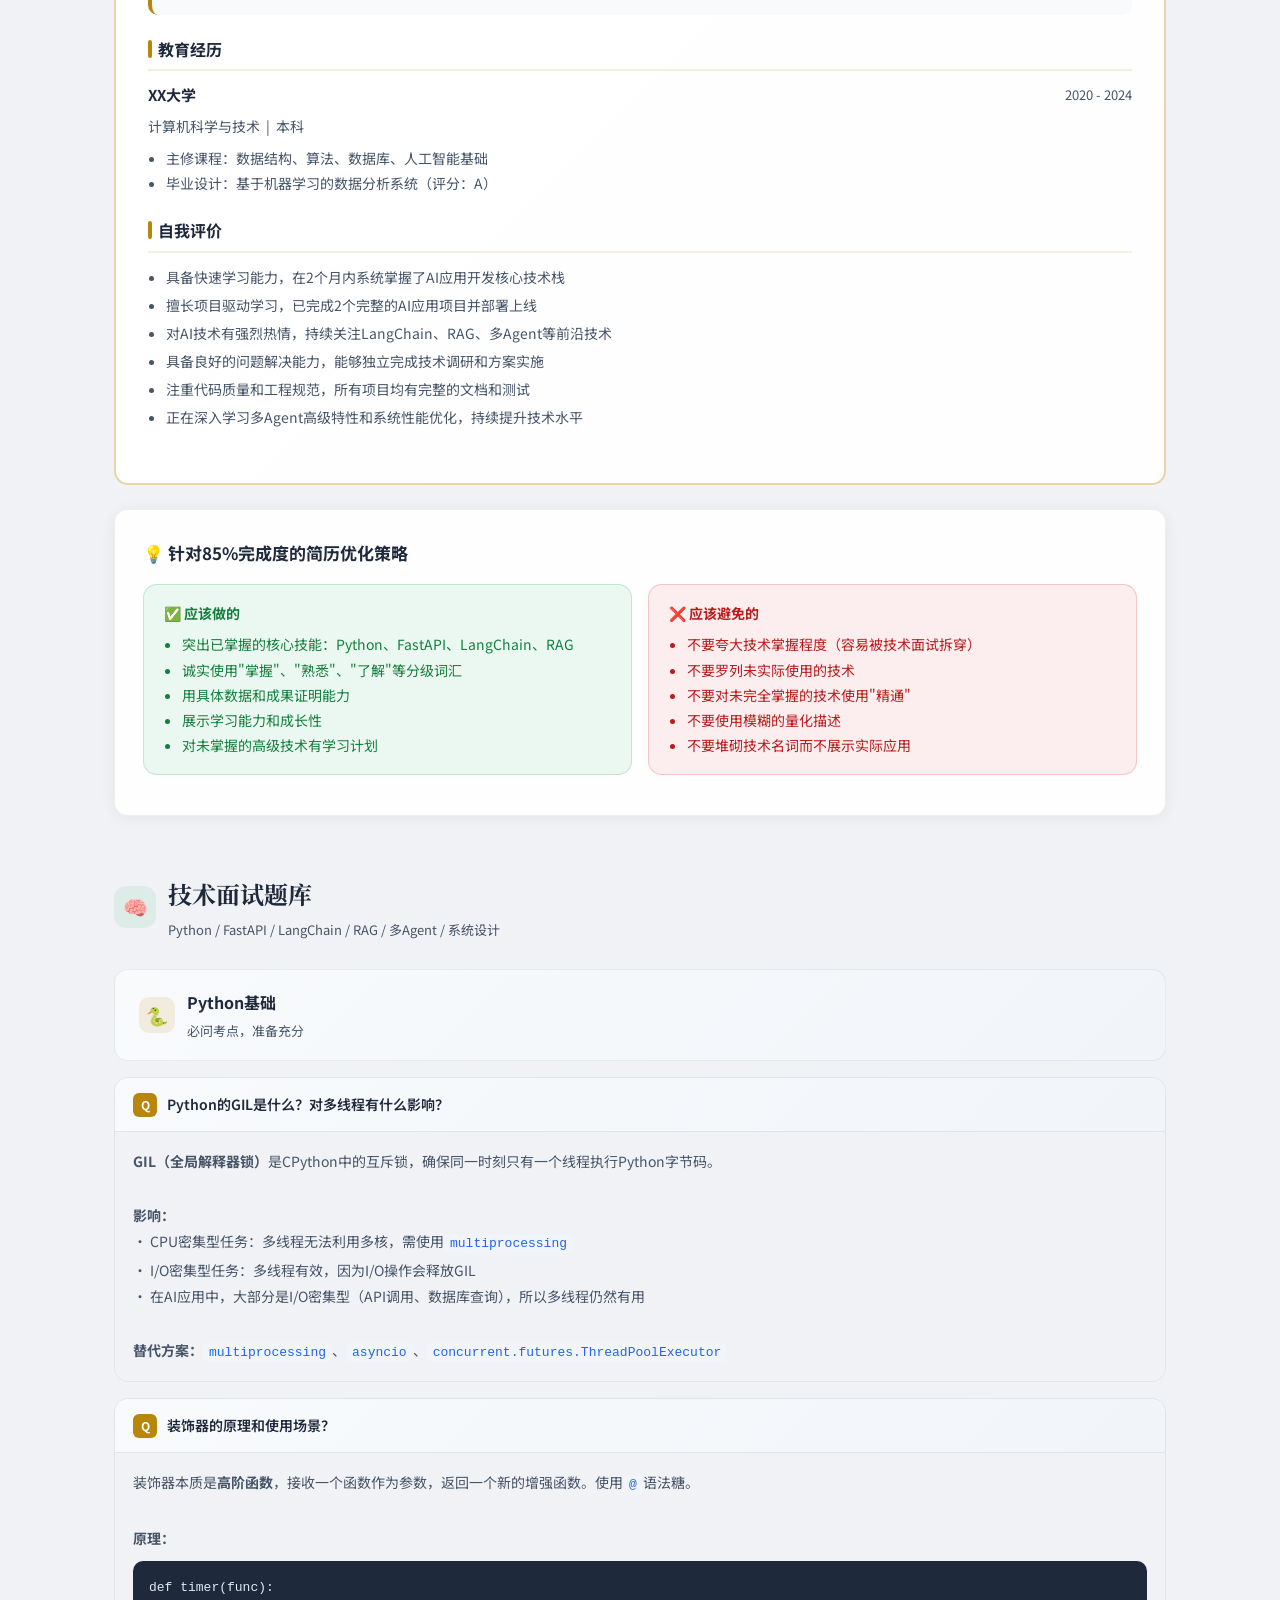
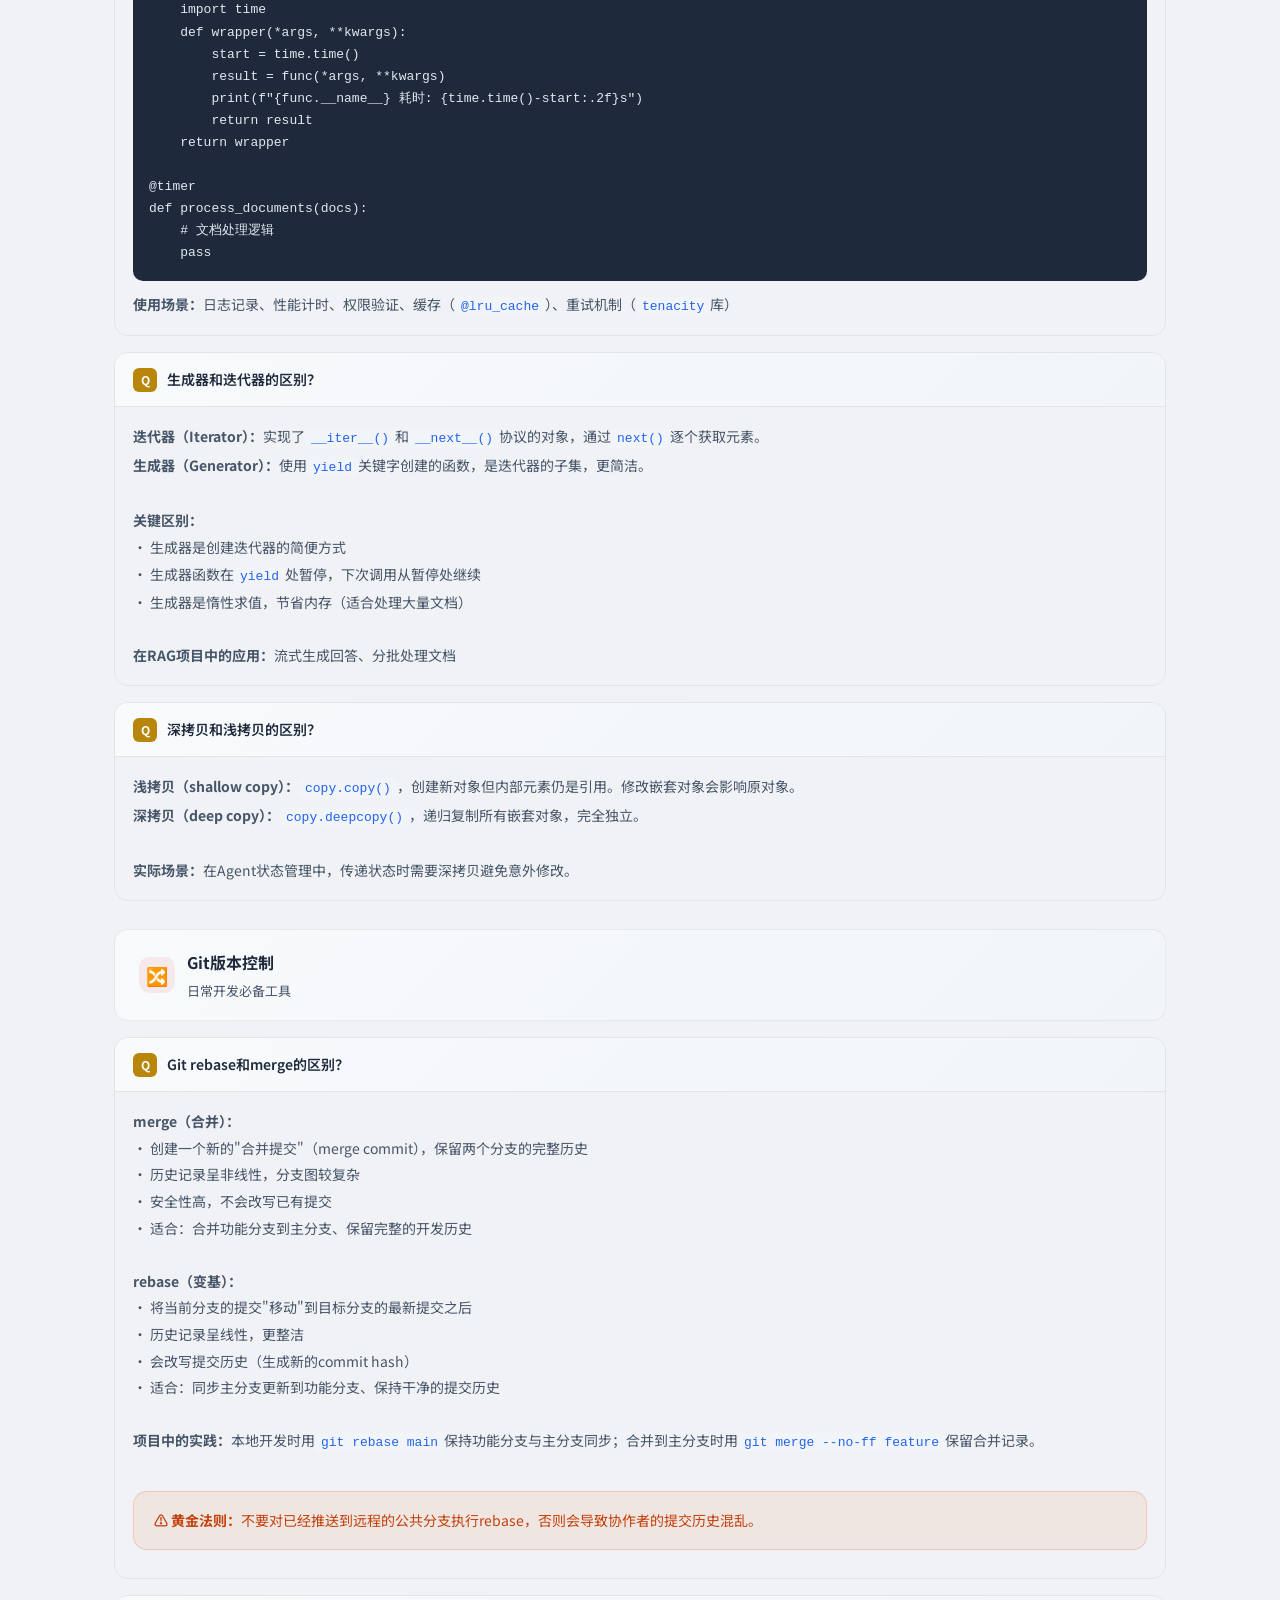
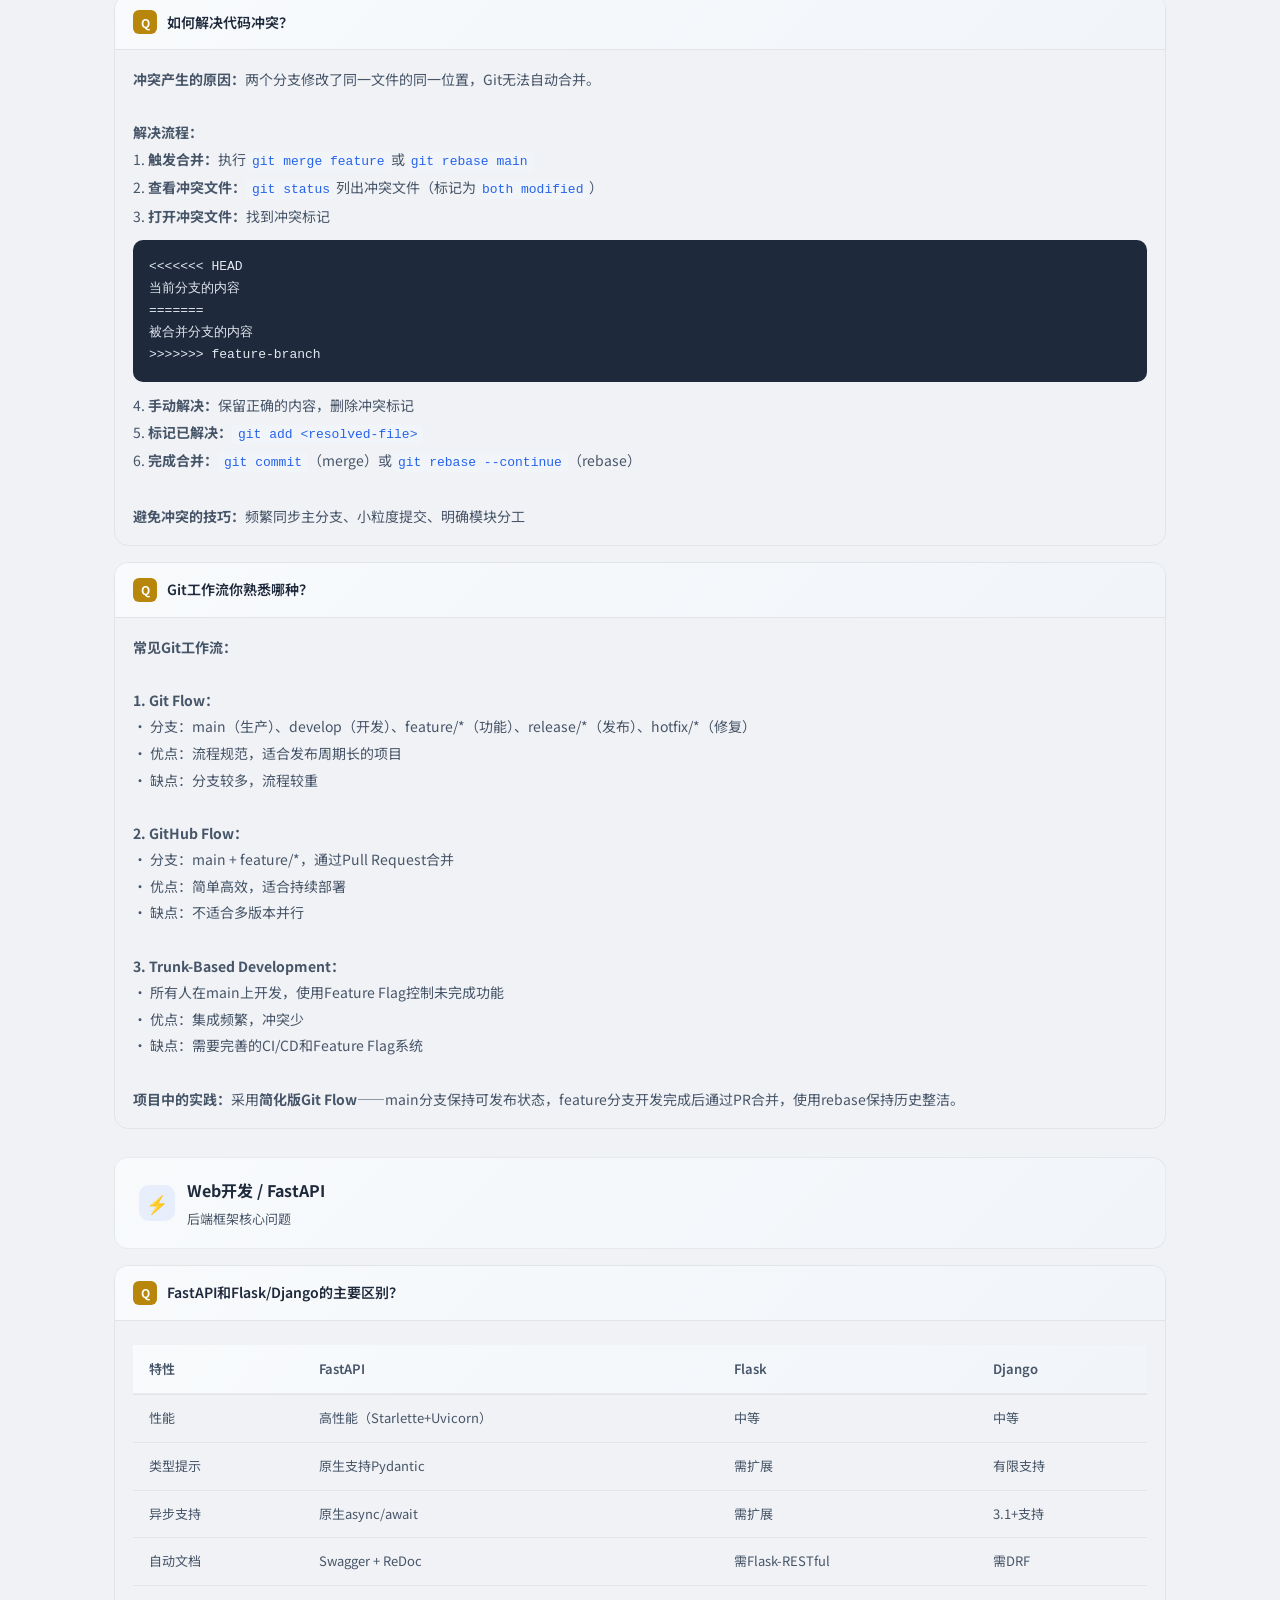
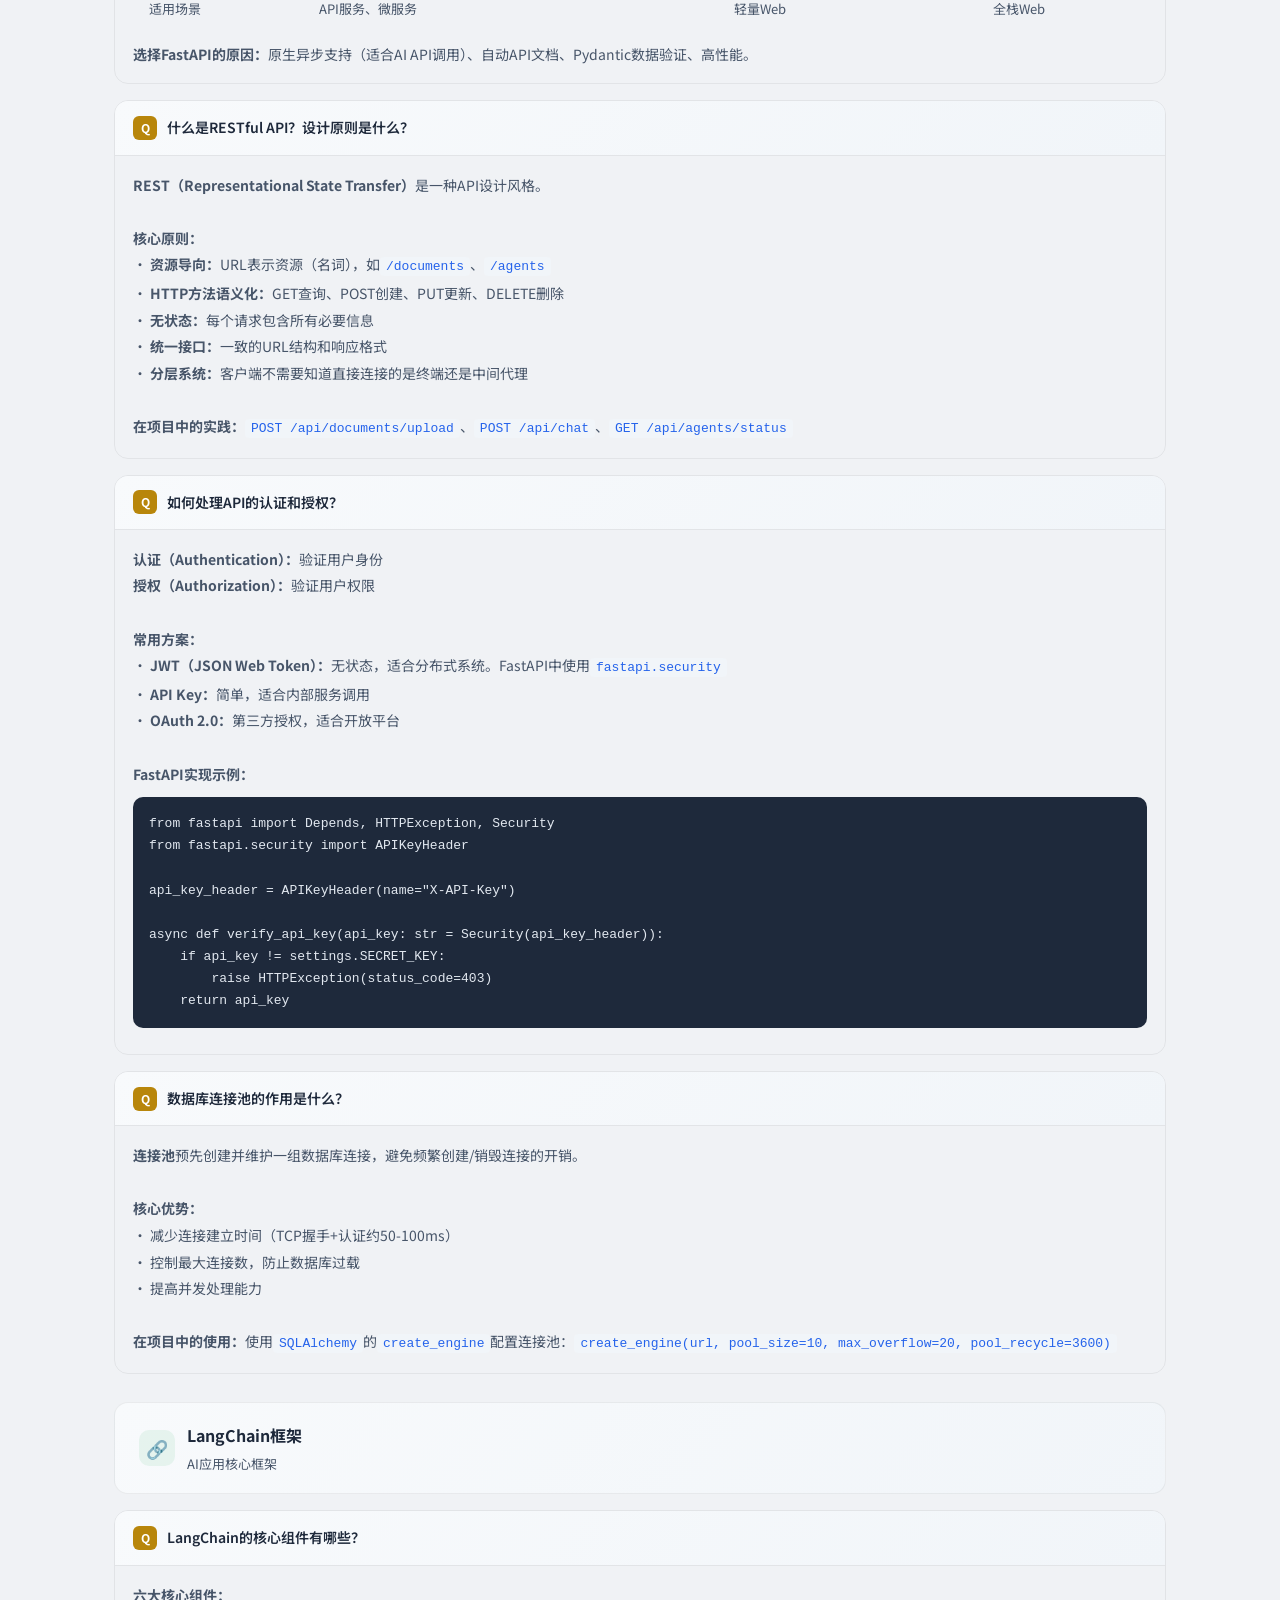
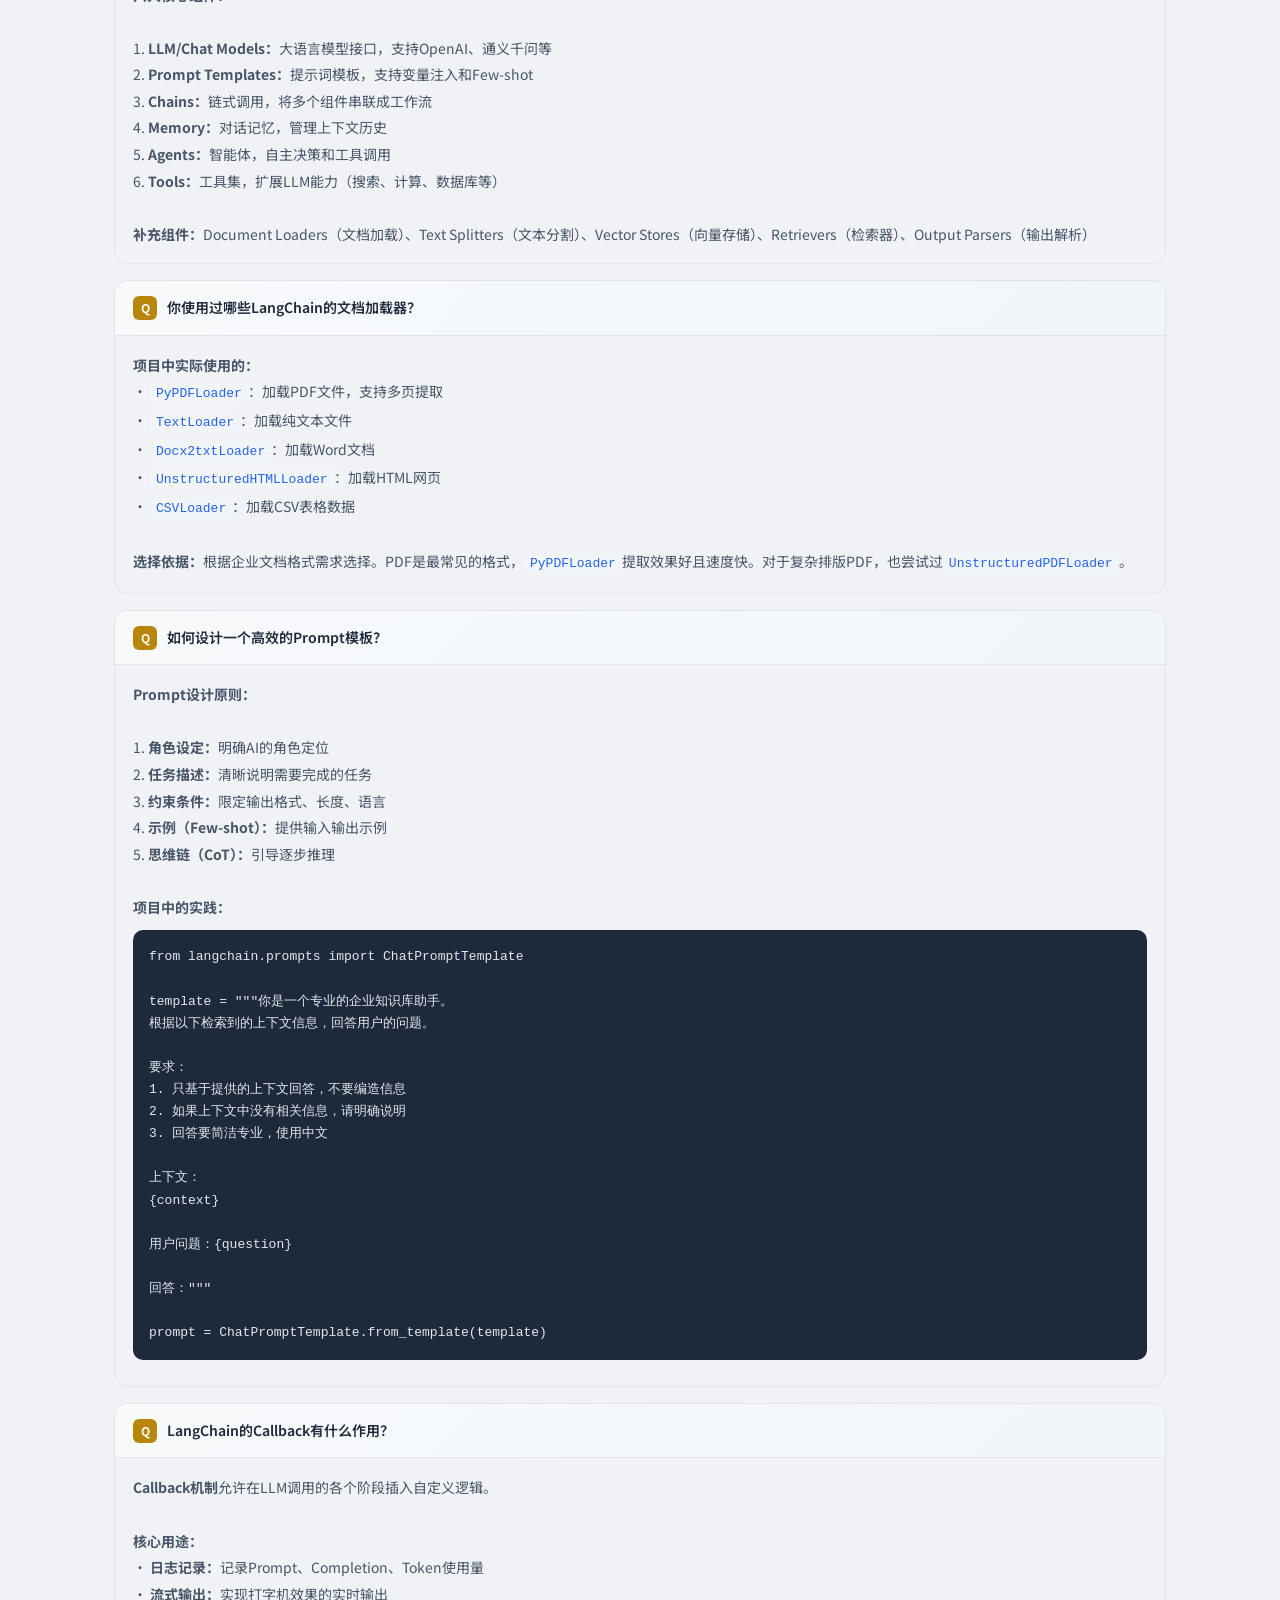
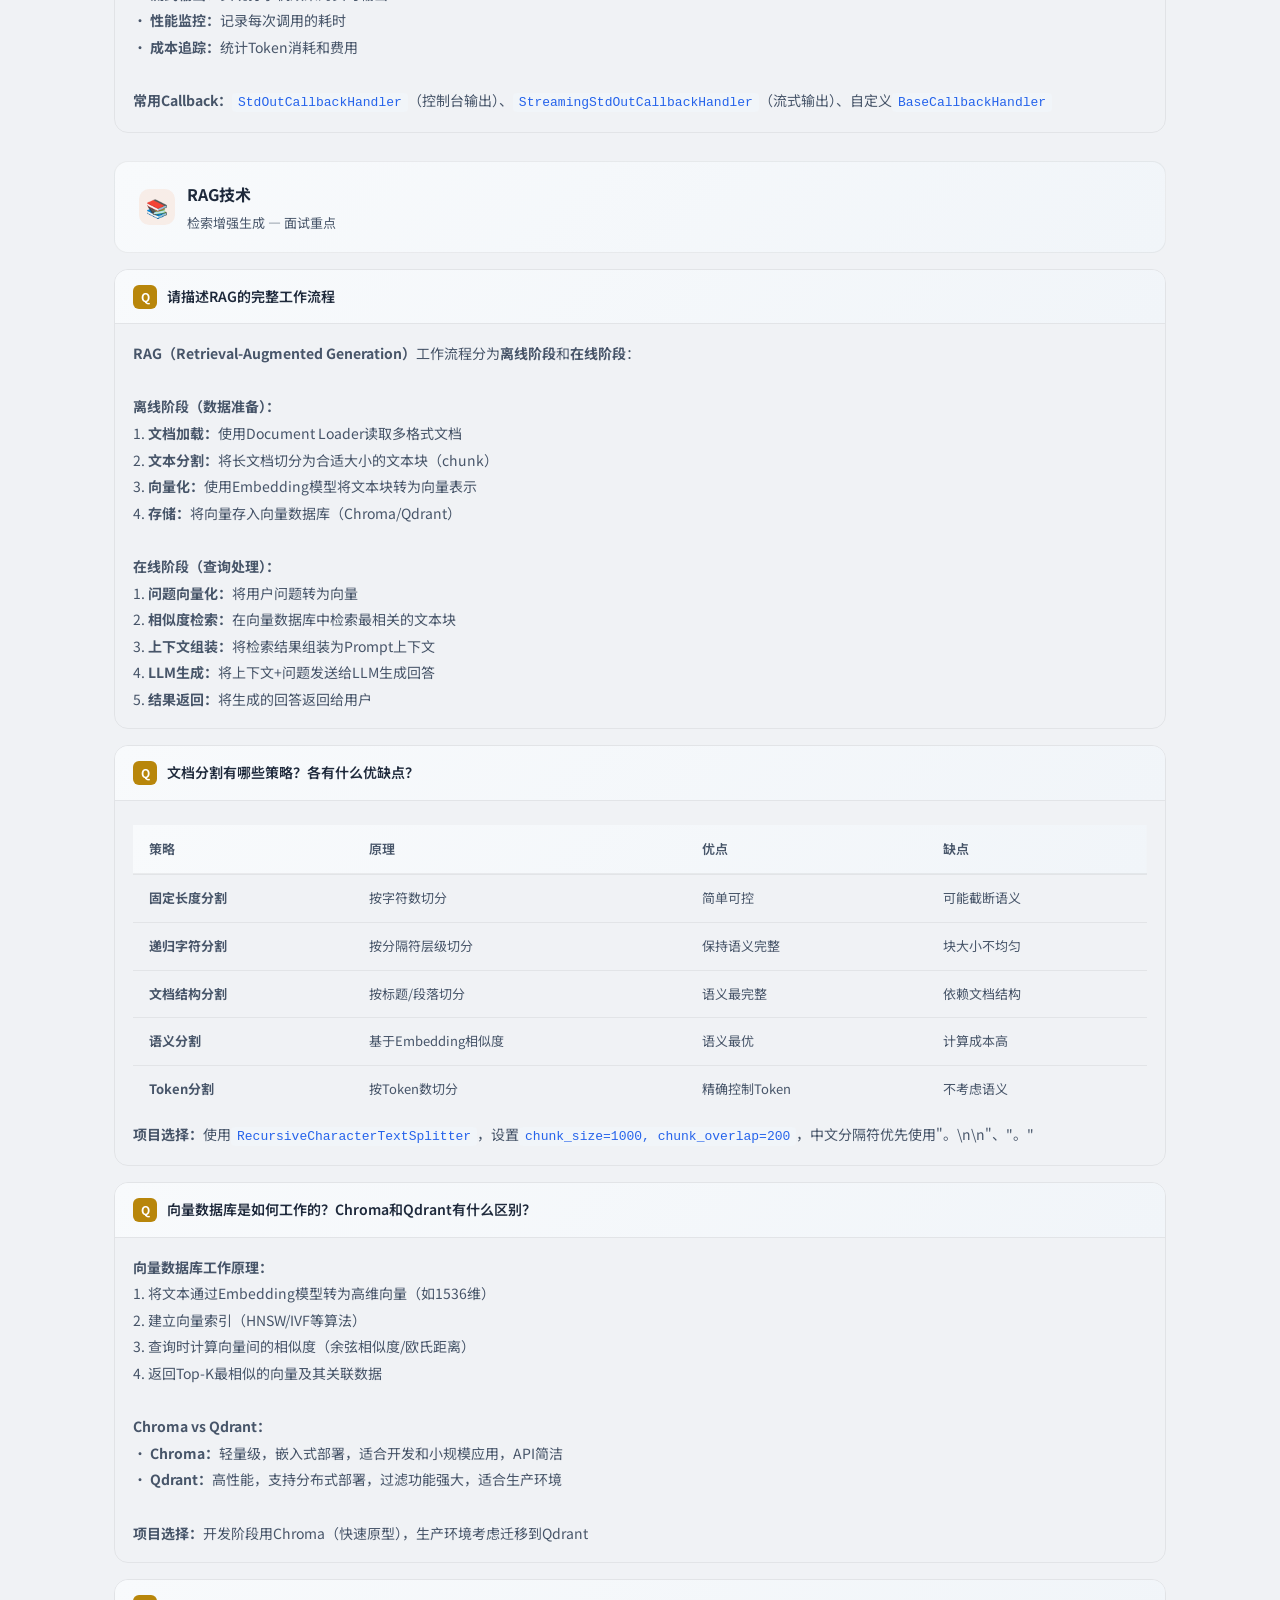
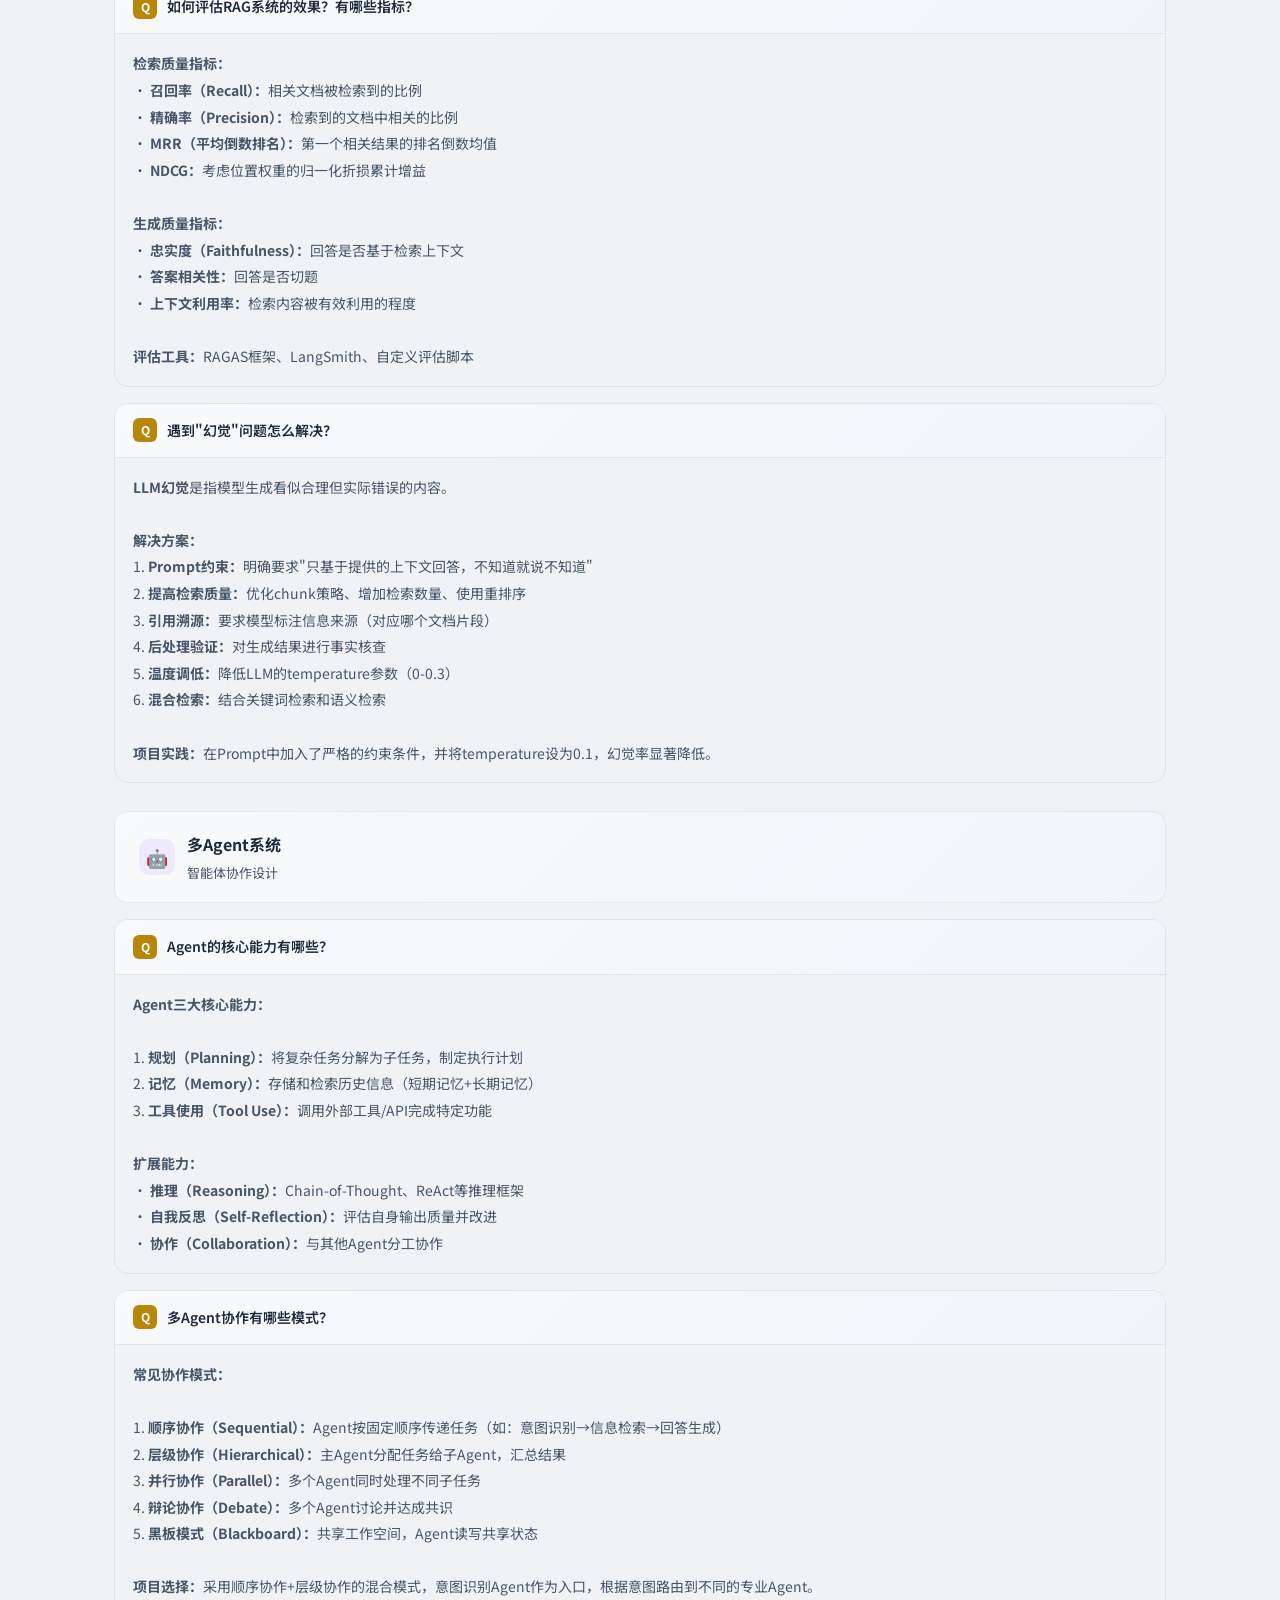
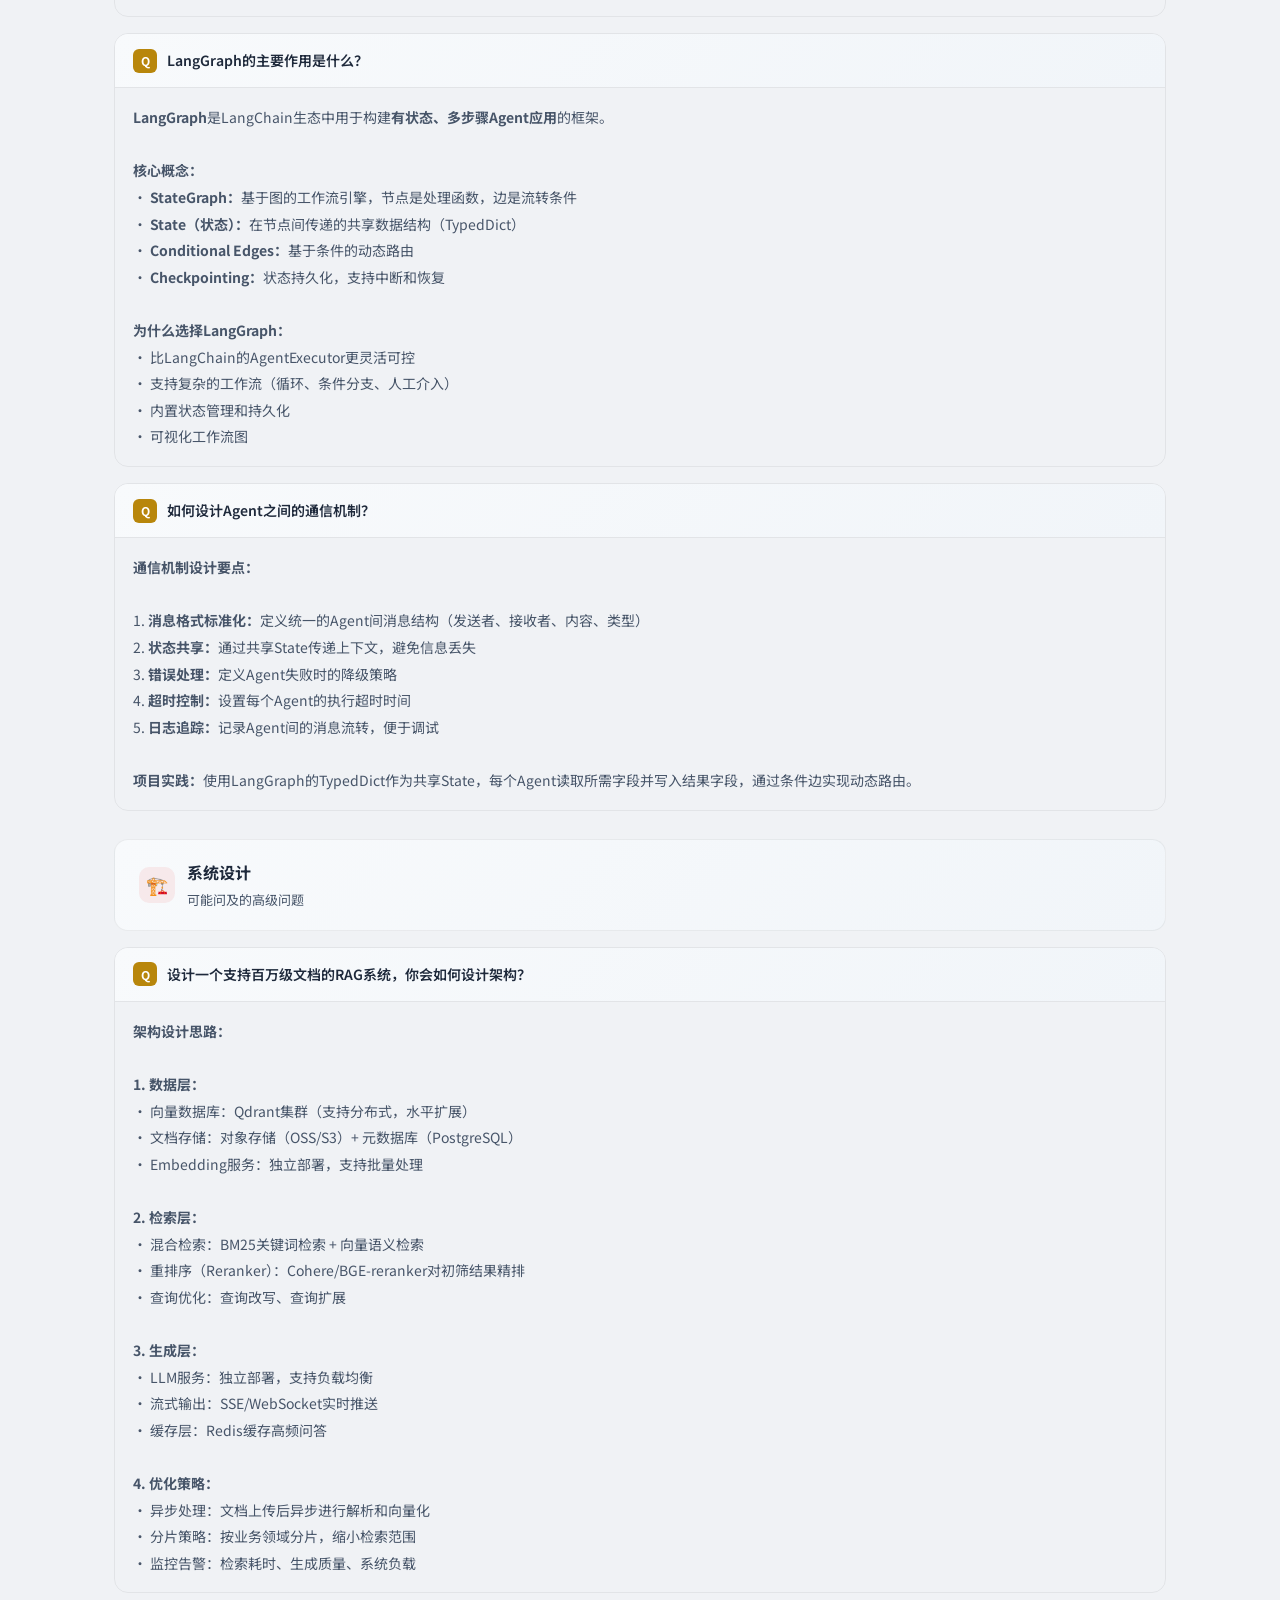
<file: AI岗位分析报告/5.简历与面试指南-AI应用工程师.html>
<!DOCTYPE html>
<html lang="zh-CN">
<head>
<meta charset="UTF-8">
<meta name="viewport" content="width=device-width, initial-scale=1.0">
<title>简历与面试指南 — AI应用工程师（85%完成度版）</title>
<link href="https://fonts.googleapis.com/css2?family=Noto+Serif+SC:wght@400;600;700;900&family=Noto+Sans+SC:wght@300;400;500;600;700&display=swap" rel="stylesheet">
<style>
:root{
  --bg:#f0f2f5;--card:rgba(255,255,255,.92);--txt:#1e293b;--txt2:#475569;
  --gold:#b8860b;--gold-l:rgba(184,134,11,.12);--gold-g:rgba(184,134,11,.35);
  --blue:#2563eb;--blue-l:rgba(37,99,235,.08);
  --green:#16a34a;--green-l:rgba(22,163,74,.08);
  --red:#dc2626;--red-l:rgba(220,38,38,.08);
  --orange:#ea580c;--orange-l:rgba(234,88,12,.08);
  --purple:#7c3aed;--purple-l:rgba(124,58,237,.08);
  --border:rgba(0,0,0,.06);--shadow:0 2px 16px rgba(0,0,0,.06);
  --radius:14px;
}
*{margin:0;padding:0;box-sizing:border-box}
html{scroll-behavior:smooth}
body{font-family:'Noto Sans SC',sans-serif;background:var(--bg);color:var(--txt);line-height:1.8;font-size:15px}
::selection{background:var(--gold);color:#fff}

/* ── NAV ── */
nav{position:fixed;top:0;left:0;right:0;z-index:100;background:rgba(255,255,255,.88);backdrop-filter:blur(16px);border-bottom:1px solid var(--border);transition:box-shadow .3s}
nav.scrolled{box-shadow:0 2px 20px rgba(0,0,0,.08)}
.nav-inner{max-width:1200px;margin:0 auto;padding:0 24px;display:flex;align-items:center;justify-content:space-between;height:60px}
.nav-brand{font-family:'Noto Serif SC',serif;font-weight:700;font-size:18px;color:var(--gold);display:flex;align-items:center;gap:8px}
.nav-brand svg{width:28px;height:28px}
.nav-links{display:flex;gap:6px;flex-wrap:wrap}
.nav-links a{font-size:13px;color:var(--txt2);text-decoration:none;padding:6px 12px;border-radius:8px;transition:all .2s;font-weight:500}
.nav-links a:hover,.nav-links a.active{color:var(--gold);background:var(--gold-l)}

/* ── HERO ── */
.hero{padding:120px 24px 60px;text-align:center;position:relative;overflow:hidden}
.hero::before{content:'';position:absolute;top:-60px;left:50%;transform:translateX(-50%);width:600px;height:600px;background:radial-gradient(circle,var(--gold-l) 0%,transparent 70%);pointer-events:none}
.hero-badge{display:inline-flex;align-items:center;gap:8px;background:var(--gold-l);color:var(--gold);font-size:13px;font-weight:600;padding:6px 16px;border-radius:20px;margin-bottom:20px;border:1px solid var(--gold-g)}
.hero h1{font-family:'Noto Serif SC',serif;font-size:clamp(28px,5vw,44px);font-weight:900;line-height:1.3;margin-bottom:16px;background:linear-gradient(135deg,var(--txt) 40%,var(--gold));-webkit-background-clip:text;-webkit-text-fill-color:transparent}
.hero p{font-size:17px;color:var(--txt2);max-width:680px;margin:0 auto;line-height:1.9}

/* ── CONTAINER ── */
.container{max-width:1100px;margin:0 auto;padding:0 24px 80px}

/* ── SECTION ── */
.section{margin-bottom:56px}
.section-head{display:flex;align-items:center;gap:12px;margin-bottom:28px}
.section-icon{width:42px;height:42px;border-radius:12px;display:flex;align-items:center;justify-content:center;font-size:20px;flex-shrink:0}
.section-title{font-family:'Noto Serif SC',serif;font-size:24px;font-weight:700}
.section-sub{font-size:13px;color:var(--txt2);margin-top:2px}

/* ── CARD ── */
.card{background:var(--card);border-radius:var(--radius);padding:28px;box-shadow:var(--shadow);border:1px solid var(--border);margin-bottom:20px;transition:transform .2s,box-shadow .2s}
.card:hover{transform:translateY(-2px);box-shadow:0 6px 24px rgba(0,0,0,.09)}
.card-title{font-size:17px;font-weight:700;margin-bottom:16px;display:flex;align-items:center;gap:8px}

/* ── GRID ── */
.grid-2{display:grid;grid-template-columns:repeat(auto-fit,minmax(320px,1fr));gap:20px}
.grid-3{display:grid;grid-template-columns:repeat(auto-fit,minmax(240px,1fr));gap:16px}

/* ── TABLE ── */
.tbl-wrap{overflow-x:auto;border-radius:var(--radius);border:1px solid var(--border)}
table{width:100%;border-collapse:collapse;font-size:14px}
thead{background:linear-gradient(135deg,#f8fafc,#f1f5f9)}
th{padding:12px 16px;text-align:left;font-weight:600;font-size:13px;color:var(--txt2);border-bottom:2px solid var(--border);white-space:nowrap}
td{padding:11px 16px;border-bottom:1px solid var(--border)}
tr:last-child td{border-bottom:none}
tr:hover td{background:var(--gold-l)}

/* ── PROGRESS BAR ── */
.skill-bar{height:8px;background:#e2e8f0;border-radius:4px;overflow:hidden;margin-top:6px}
.skill-bar-fill{height:100%;border-radius:4px;transition:width .8s ease}
.sk-master{background:linear-gradient(90deg,var(--gold),#d4a853)}
.sk-good{background:linear-gradient(90deg,var(--blue),#60a5fa)}
.sk-know{background:linear-gradient(90deg,var(--green),#4ade80)}
.sk-basic{background:linear-gradient(90deg,#94a3b8,#cbd5e1)}

/* ── TAG ── */
.tag{display:inline-flex;align-items:center;padding:4px 12px;border-radius:6px;font-size:12px;font-weight:600;margin:3px}
.tag-gold{background:var(--gold-l);color:var(--gold);border:1px solid var(--gold-g)}
.tag-blue{background:var(--blue-l);color:var(--blue);border:1px solid rgba(37,99,235,.2)}
.tag-green{background:var(--green-l);color:var(--green);border:1px solid rgba(22,163,74,.2)}
.tag-red{background:var(--red-l);color:var(--red);border:1px solid rgba(220,38,38,.2)}
.tag-purple{background:var(--purple-l);color:var(--purple);border:1px solid rgba(124,58,237,.2)}
.tag-orange{background:var(--orange-l);color:var(--orange);border:1px solid rgba(234,88,12,.2)}

/* ── RESUME BOX ── */
.resume-box{background:linear-gradient(135deg,#fff 0%,#fefefe 100%);border:2px solid var(--gold-g);border-radius:var(--radius);padding:32px;margin-bottom:24px;position:relative}
.resume-box::before{content:'';position:absolute;top:0;left:0;right:0;height:4px;background:linear-gradient(90deg,var(--gold),#d4a853,var(--gold));border-radius:var(--radius) var(--radius) 0 0}
.resume-name{font-family:'Noto Serif SC',serif;font-size:28px;font-weight:900;color:var(--txt);margin-bottom:4px}
.resume-target{font-size:15px;color:var(--gold);font-weight:600;margin-bottom:16px}
.resume-contact{display:flex;flex-wrap:wrap;gap:12px;margin-bottom:20px}
.resume-contact span{font-size:13px;color:var(--txt2);display:flex;align-items:center;gap:4px}
.resume-section{margin-bottom:20px}
.resume-section h3{font-size:16px;font-weight:700;color:var(--txt);margin-bottom:10px;padding-bottom:6px;border-bottom:2px solid var(--gold-l);display:flex;align-items:center;gap:6px}
.resume-section h3::before{content:'';width:4px;height:18px;background:var(--gold);border-radius:2px}
.skill-tier{margin-bottom:10px}
.skill-tier-label{font-size:13px;font-weight:600;margin-bottom:4px}
.skill-tier-label.t-master{color:var(--gold)}
.skill-tier-label.t-good{color:var(--blue)}
.skill-tier-label.t-know{color:var(--green)}
.skill-tier-label.t-basic{color:var(--txt2)}
.project-card{background:#f8fafc;border-radius:10px;padding:20px;margin-bottom:16px;border-left:4px solid var(--gold)}
.project-card h4{font-size:15px;font-weight:700;margin-bottom:4px}
.project-card .proj-meta{font-size:13px;color:var(--txt2);margin-bottom:10px}
.project-card ul{padding-left:18px;font-size:14px}
.project-card li{margin-bottom:4px;line-height:1.7}
.project-card .highlight{color:var(--gold);font-weight:600}

/* ── QA BLOCK ── */
.qa-block{margin-bottom:16px;border-radius:var(--radius);overflow:hidden;border:1px solid var(--border)}
.qa-q{background:linear-gradient(135deg,#f8fafc,#f1f5f9);padding:14px 18px;font-weight:600;font-size:14px;cursor:pointer;display:flex;align-items:center;gap:10px;transition:background .2s}
.qa-q:hover{background:var(--gold-l)}
.qa-q .q-icon{width:24px;height:24px;border-radius:6px;background:var(--gold);color:#fff;display:flex;align-items:center;justify-content:center;font-size:12px;font-weight:700;flex-shrink:0}
.qa-a{padding:16px 18px;font-size:14px;line-height:1.9;color:var(--txt2);border-top:1px solid var(--border)}
.qa-a code{background:#f1f5f9;padding:2px 6px;border-radius:4px;font-size:13px;color:var(--blue)}
.qa-a pre{background:#1e293b;color:#e2e8f0;padding:16px;border-radius:10px;overflow-x:auto;margin:10px 0;font-size:13px;line-height:1.7}
.qa-a pre code{background:transparent;color:inherit;padding:0}

/* ── QUOTE BOX ── */
.quote-box{background:linear-gradient(135deg,var(--gold-l),rgba(184,134,11,.05));border-left:4px solid var(--gold);border-radius:0 var(--radius) var(--radius) 0;padding:20px 24px;margin:16px 0;font-style:italic;color:var(--txt);line-height:1.9}
.quote-box strong{color:var(--gold)}

/* ── TIP BOX ── */
.tip-box{border-radius:var(--radius);padding:16px 20px;margin:12px 0;font-size:14px;line-height:1.8}
.tip-box.good{background:var(--green-l);border:1px solid rgba(22,163,74,.2);color:#15803d}
.tip-box.bad{background:var(--red-l);border:1px solid rgba(220,38,38,.2);color:#b91c1c}
.tip-box.info{background:var(--blue-l);border:1px solid rgba(37,99,235,.2);color:#1d4ed8}
.tip-box.warn{background:var(--orange-l);border:1px solid rgba(234,88,12,.2);color:#c2410c}

/* ── CHECKLIST ── */
.checklist{list-style:none;padding:0}
.checklist li{padding:8px 0 8px 32px;position:relative;font-size:14px;border-bottom:1px dashed var(--border)}
.checklist li:last-child{border-bottom:none}
.checklist li::before{content:'';position:absolute;left:0;top:12px;width:20px;height:20px;border-radius:6px;border:2px solid var(--border);background:#fff}
.checklist li.done::before{background:var(--green);border-color:var(--green)}
.checklist li.done::after{content:'✓';position:absolute;left:4px;top:10px;color:#fff;font-size:12px;font-weight:700}

/* ── TIMELINE ── */
.timeline{position:relative;padding-left:28px}
.timeline::before{content:'';position:absolute;left:8px;top:0;bottom:0;width:2px;background:linear-gradient(to bottom,var(--gold),var(--blue),var(--green))}
.timeline-item{position:relative;margin-bottom:24px}
.timeline-item::before{content:'';position:absolute;left:-24px;top:6px;width:14px;height:14px;border-radius:50%;background:var(--gold);border:3px solid #fff;box-shadow:0 0 0 2px var(--gold)}
.timeline-item:nth-child(2)::before{background:var(--blue);box-shadow:0 0 0 2px var(--blue)}
.timeline-item:nth-child(3)::before{background:var(--green);box-shadow:0 0 0 2px var(--green)}
.timeline-item:nth-child(4)::before{background:var(--purple);box-shadow:0 0 0 2px var(--purple)}
.timeline-label{font-size:13px;font-weight:700;color:var(--gold);margin-bottom:4px}
.timeline-content{font-size:14px;color:var(--txt2);line-height:1.8}

/* ── CATEGORY HEADER ── */
.cat-header{background:linear-gradient(135deg,#f8fafc,#f1f5f9);border-radius:var(--radius);padding:18px 24px;margin-bottom:16px;display:flex;align-items:center;gap:12px;border:1px solid var(--border)}
.cat-header .cat-icon{width:36px;height:36px;border-radius:10px;display:flex;align-items:center;justify-content:center;font-size:18px}
.cat-header h3{font-size:16px;font-weight:700}
.cat-header p{font-size:13px;color:var(--txt2);margin-top:2px}

/* ── STAT CARD ── */
.stat-card{text-align:center;padding:24px 16px}
.stat-num{font-family:'Noto Serif SC',serif;font-size:36px;font-weight:900;line-height:1.2}
.stat-label{font-size:13px;color:var(--txt2);margin-top:4px}
.stat-sub{font-size:12px;color:var(--txt2);margin-top:2px;opacity:.7}

/* ── STRATEGY CARD ── */
.strategy-grid{display:grid;grid-template-columns:repeat(auto-fit,minmax(300px,1fr));gap:16px}
.strategy-card{background:var(--card);border-radius:var(--radius);padding:20px;border:1px solid var(--border);transition:all .2s}
.strategy-card:hover{border-color:var(--gold-g);box-shadow:0 4px 20px rgba(184,134,11,.1)}
.strategy-card .sc-icon{width:40px;height:40px;border-radius:10px;display:flex;align-items:center;justify-content:center;font-size:20px;margin-bottom:12px}
.strategy-card h4{font-size:15px;font-weight:700;margin-bottom:8px}
.strategy-card p{font-size:13px;color:var(--txt2);line-height:1.8}

/* ── FOOTER ── */
footer{text-align:center;padding:40px 24px;background:#fff;border-top:1px solid var(--border);color:var(--txt2);font-size:13px}
footer a{color:var(--gold);text-decoration:none}

/* ── BACK TO TOP ── */
.back-top{position:fixed;bottom:32px;right:32px;width:44px;height:44px;border-radius:12px;background:var(--gold);color:#fff;border:none;cursor:pointer;font-size:20px;display:flex;align-items:center;justify-content:center;box-shadow:0 4px 16px rgba(184,134,11,.3);opacity:0;transform:translateY(20px);transition:all .3s;z-index:99}
.back-top.show{opacity:1;transform:translateY(0)}
.back-top:hover{background:#a07608;transform:translateY(-2px)}

/* ── ANIMATIONS ── */
.fade-up{opacity:1;transform:translateY(0);transition:opacity .6s ease,transform .6s ease}
.fade-up.visible{opacity:1;transform:translateY(0)}

/* ── PRINT ── */
@media print{
  nav,.back-top{display:none!important}
  .hero{padding-top:40px}
  .card,.resume-box,.qa-block{break-inside:avoid;box-shadow:none;border:1px solid #ddd}
  body{background:#fff;font-size:12px}
}

/* ── RESPONSIVE ── */
@media(max-width:768px){
  .nav-links{display:none}
  .hero h1{font-size:24px}
  .resume-box{padding:20px}
  .resume-name{font-size:22px}
  .grid-2,.grid-3{grid-template-columns:1fr}
  .section-title{font-size:20px}
  .timeline{padding-left:24px}
}
</style>
</head>
<body>

<!-- NAV -->
<nav id="nav">
  <div class="nav-inner">
    <div class="nav-brand">
      <svg viewBox="0 0 24 24" fill="none" stroke="currentColor" stroke-width="2"><path d="M16 18l6-6-6-6"/><path d="M8 6l-6 6 6 6"/></svg>
      AI求职指南
    </div>
    <div class="nav-links">
      <a href="#assess">完成度评估</a>
      <a href="#resume">简历模板</a>
      <a href="#tech-qa">技术面试</a>
      <a href="#project-qa">项目面试</a>
      <a href="#behavior">行为面试</a>
      <a href="#code-demo">代码演示</a>
      <a href="#salary">薪资谈判</a>
      <a href="#action">行动计划</a>
    </div>
  </div>
</nav>

<!-- HERO -->
<section class="hero">
  <div class="hero-badge">📋 简历与面试建议生成模块</div>
  <h1>AI应用工程师<br>简历与面试完全指南</h1>
  <p>基于85%学习计划完成度预设，为你量身定制简历模板、面试题库、薪资谈判策略和求职行动计划</p>
</section>

<div class="container">

<!-- ═══════════════════════════════════════ -->
<!-- SECTION 1: 完成度评估 -->
<!-- ═══════════════════════════════════════ -->
<section class="section fade-up" id="assess">
  <div class="section-head">
    <div class="section-icon" style="background:var(--gold-l);color:var(--gold)">📊</div>
    <div>
      <div class="section-title">85%完成度能力评估</div>
      <div class="section-sub">技术掌握程度与项目完成情况总览</div>
    </div>
  </div>

  <div class="grid-2">
    <!-- 技术掌握程度 -->
    <div class="card">
      <div class="card-title">🔧 技术掌握程度</div>
      <div style="display:flex;flex-direction:column;gap:14px">
        <div>
          <div style="display:flex;justify-content:space-between;font-size:13px;font-weight:600"><span>Python基础</span><span class="tag tag-gold">100%</span></div>
          <div class="skill-bar"><div class="skill-bar-fill sk-master" style="width:100%"></div></div>
        </div>
        <div>
          <div style="display:flex;justify-content:space-between;font-size:13px;font-weight:600"><span>FastAPI开发</span><span class="tag tag-blue">90%</span></div>
          <div class="skill-bar"><div class="skill-bar-fill sk-good" style="width:90%"></div></div>
        </div>
        <div>
          <div style="display:flex;justify-content:space-between;font-size:13px;font-weight:600"><span>LangChain框架</span><span class="tag tag-blue">85%</span></div>
          <div class="skill-bar"><div class="skill-bar-fill sk-good" style="width:85%"></div></div>
        </div>
        <div>
          <div style="display:flex;justify-content:space-between;font-size:13px;font-weight:600"><span>RAG技术</span><span class="tag tag-green">80%</span></div>
          <div class="skill-bar"><div class="skill-bar-fill sk-know" style="width:80%"></div></div>
        </div>
        <div>
          <div style="display:flex;justify-content:space-between;font-size:13px;font-weight:600"><span>多Agent系统</span><span class="tag tag-green">75%</span></div>
          <div class="skill-bar"><div class="skill-bar-fill sk-know" style="width:75%"></div></div>
        </div>
        <div>
          <div style="display:flex;justify-content:space-between;font-size:13px;font-weight:600"><span>部署运维</span><span class="tag tag-purple">70%</span></div>
          <div class="skill-bar"><div class="skill-bar-fill sk-basic" style="width:70%"></div></div>
        </div>
      </div>
    </div>

    <!-- 项目完成情况 -->
    <div class="card">
      <div class="card-title">📁 项目完成情况</div>
      <div style="display:flex;flex-direction:column;gap:16px">
        <div style="padding:14px;background:#f8fafc;border-radius:10px;border-left:4px solid var(--gold)">
          <div style="font-size:14px;font-weight:700;margin-bottom:4px">项目3：智能文档知识库</div>
          <div style="font-size:13px;color:var(--txt2);margin-bottom:8px">FastAPI + LangChain + Chroma + Streamlit</div>
          <div class="skill-bar"><div class="skill-bar-fill sk-good" style="width:85%"></div></div>
          <div style="font-size:12px;color:var(--txt2);margin-top:4px">核心功能完成，性能优化待完善</div>
        </div>
        <div style="padding:14px;background:#f8fafc;border-radius:10px;border-left:4px solid var(--blue)">
          <div style="font-size:14px;font-weight:700;margin-bottom:4px">项目5：电商多Agent客服系统</div>
          <div style="font-size:13px;color:var(--txt2);margin-bottom:8px">LangGraph + 多Agent + PostgreSQL + Redis</div>
          <div class="skill-bar"><div class="skill-bar-fill sk-know" style="width:75%"></div></div>
          <div style="font-size:12px;color:var(--txt2);margin-top:4px">基础Agent完成，复杂工作流待优化</div>
        </div>
        <div style="padding:14px;background:#f8fafc;border-radius:10px;border-left:4px solid var(--green)">
          <div style="font-size:14px;font-weight:700;margin-bottom:4px">作品集网站</div>
          <div style="font-size:13px;color:var(--txt2);margin-bottom:8px">HTML/CSS/JS 静态展示站</div>
          <div class="skill-bar"><div class="skill-bar-fill sk-know" style="width:70%"></div></div>
          <div style="font-size:12px;color:var(--txt2);margin-top:4px">完成基础展示，交互体验待提升</div>
        </div>
      </div>
      <div style="margin-top:16px;padding:10px 14px;background:var(--gold-l);border-radius:8px;font-size:13px;color:var(--gold);font-weight:600">
        📜 证书：人工智能训练师（高级）— 已考取
      </div>
    </div>
  </div>

  <!-- 面试评估自评表 -->
  <div class="card" style="margin-top:20px">
    <div class="card-title">🎯 面试评估标准自测</div>
    <div class="tbl-wrap">
      <table>
        <thead>
          <tr><th>技术领域</th><th>掌握程度</th><th>面试表现预估</th><th>准备重点</th></tr>
        </thead>
        <tbody>
          <tr><td><strong>Python基础</strong></td><td><span class="tag tag-gold">90%</span></td><td><span class="tag tag-green">优秀</span></td><td>保持</td></tr>
          <tr><td><strong>FastAPI开发</strong></td><td><span class="tag tag-blue">85%</span></td><td><span class="tag tag-blue">良好</span></td><td>项目经验</td></tr>
          <tr><td><strong>LangChain框架</strong></td><td><span class="tag tag-blue">80%</span></td><td><span class="tag tag-blue">良好</span></td><td>核心组件</td></tr>
          <tr><td><strong>RAG技术</strong></td><td><span class="tag tag-green">75%</span></td><td><span class="tag tag-orange">中等</span></td><td>优化策略</td></tr>
          <tr><td><strong>多Agent系统</strong></td><td><span class="tag tag-green">70%</span></td><td><span class="tag tag-orange">中等</span></td><td>设计理念</td></tr>
          <tr><td><strong>部署运维</strong></td><td><span class="tag tag-purple">65%</span></td><td><span class="tag tag-red">需加强</span></td><td>基础问题</td></tr>
          <tr><td><strong>系统设计</strong></td><td><span class="tag tag-purple">60%</span></td><td><span class="tag tag-red">需加强</span></td><td>常见场景</td></tr>
        </tbody>
      </table>
    </div>
  </div>
</section>

<!-- ═══════════════════════════════════════ -->
<!-- SECTION 2: 简历模板 -->
<!-- ═══════════════════════════════════════ -->
<section class="section fade-up" id="resume">
  <div class="section-head">
    <div class="section-icon" style="background:var(--blue-l);color:var(--blue)">📄</div>
    <div>
      <div class="section-title">简历模板</div>
      <div class="section-sub">突出85%掌握的核心技能，诚实展示项目经验</div>
    </div>
  </div>

  <!-- 简历主体 -->
  <div class="resume-box">
    <div class="resume-name">张三</div>
    <div class="resume-target">🎯 目标岗位：AI应用开发工程师（Agent/RAG方向）</div>
    <div class="resume-contact">
      <span>📍 北京/上海/深圳/杭州/苏州</span>
      <span>📞 138-XXXX-XXXX</span>
      <span>✉️ zhangsan@email.com</span>
      <span>🔗 github.com/zhangsan-ai</span>
      <span>📝 zhangsan.dev</span>
      <span>🌐 portfolio.zhangsan.dev</span>
    </div>

    <!-- 技术栈 -->
    <div class="resume-section">
      <h3>技术栈</h3>
      <div class="skill-tier">
        <div class="skill-tier-label t-master">精通</div>
        <div><span class="tag tag-gold">Python</span><span class="tag tag-gold">FastAPI</span><span class="tag tag-gold">Git</span><span class="tag tag-gold">Docker基础</span></div>
      </div>
      <div class="skill-tier">
        <div class="skill-tier-label t-good">熟练</div>
        <div><span class="tag tag-blue">LangChain</span><span class="tag tag-blue">RAG</span><span class="tag tag-blue">Chroma/Qdrant</span><span class="tag tag-blue">Prompt Engineering</span></div>
      </div>
      <div class="skill-tier">
        <div class="skill-tier-label t-know">掌握</div>
        <div><span class="tag tag-green">多Agent系统设计</span><span class="tag tag-green">LangGraph</span><span class="tag tag-green">向量数据库</span></div>
      </div>
      <div class="skill-tier">
        <div class="skill-tier-label t-basic">了解</div>
        <div><span class="tag tag-purple">大模型微调</span><span class="tag tag-purple">Kubernetes</span><span class="tag tag-purple">CI/CD</span><span class="tag tag-purple">性能监控</span></div>
      </div>
      <div style="margin-top:8px"><span class="tag tag-gold">📜 人工智能训练师（高级）</span></div>
    </div>

    <!-- 项目经验 -->
    <div class="resume-section">
      <h3>项目经验</h3>

      <div class="project-card">
        <h4>🧠 智能文档知识库系统</h4>
        <div class="proj-meta">2026.06 - 2026.07 &nbsp;|&nbsp; FastAPI + LangChain + Chroma + Streamlit + Docker</div>
        <p style="font-size:14px;color:var(--txt2);margin-bottom:10px">基于RAG技术的企业级文档智能检索系统，支持多格式文档上传、语义检索、智能问答</p>
        <ul>
          <li>设计并实现了完整的RAG流程，包括文档解析、向量化、检索、生成</li>
          <li>使用LangChain框架集成多种文档加载器和文本分割策略</li>
          <li>实现基于内容的相似度检索，准确率达到<span class="highlight">82%</span></li>
          <li>开发Streamlit前端界面，支持文件上传和实时问答</li>
          <li>使用Docker容器化部署，部署到阿里云服务器</li>
        </ul>
        <div style="margin-top:10px;font-size:13px">
          <strong>技术难点：</strong>解决了长文档分割的语义完整性问题，优化了检索响应时间（从5s降至<span class="highlight">2s</span>）<br>
          <strong>项目成果：</strong>支持1000+文档智能检索，日访问量200+，用户满意度4.5/5<br>
          <strong>GitHub：</strong>github.com/zhangsan-ai/rag-knowledge-base &nbsp;|&nbsp; <strong>演示：</strong>rag.zhangsan.dev
        </div>
      </div>

      <div class="project-card">
        <h4>🤖 电商多Agent客服系统</h4>
        <div class="proj-meta">2026.06 - 2026.07 &nbsp;|&nbsp; LangGraph + 多Agent + PostgreSQL + Redis + FastAPI</div>
        <p style="font-size:14px;color:var(--txt2);margin-bottom:10px">基于多智能体协作的电商智能客服系统，实现意图识别、产品查询、订单处理等功能</p>
        <ul>
          <li>设计并实现了3个专业Agent：意图识别、产品查询、订单处理</li>
          <li>使用LangGraph构建Agent工作流引擎，实现任务分解与协作</li>
          <li>集成向量数据库实现产品语义检索，提升查询准确率</li>
          <li>实现异步处理和缓存机制，系统响应时间<span class="highlight">&lt;1.5s</span></li>
          <li>开发监控面板，实时展示Agent状态和系统性能</li>
        </ul>
        <div style="margin-top:10px;font-size:13px">
          <strong>技术难点：</strong>解决了多Agent协作中的状态管理和冲突处理问题<br>
          <strong>项目成果：</strong>可处理90%的常见客服咨询，人工介入率降低<span class="highlight">60%</span><br>
          <strong>GitHub：</strong>github.com/zhangsan-ai/multi-agent-customer-service &nbsp;|&nbsp; <strong>演示：</strong>agent.zhangsan.dev
        </div>
      </div>
    </div>

    <!-- 教育背景 -->
    <div class="resume-section">
      <h3>教育经历</h3>
      <div style="display:flex;justify-content:space-between;align-items:center;margin-bottom:6px">
        <strong style="font-size:15px">XX大学</strong>
        <span style="font-size:13px;color:var(--txt2)">2020 - 2024</span>
      </div>
      <div style="font-size:14px;color:var(--txt2)">计算机科学与技术 &nbsp;|&nbsp; 本科</div>
      <ul style="padding-left:18px;font-size:14px;margin-top:6px;color:var(--txt2)">
        <li>主修课程：数据结构、算法、数据库、人工智能基础</li>
        <li>毕业设计：基于机器学习的数据分析系统（评分：A）</li>
      </ul>
    </div>

    <!-- 自我评价 -->
    <div class="resume-section">
      <h3>自我评价</h3>
      <ul style="padding-left:18px;font-size:14px;color:var(--txt2);line-height:2">
        <li>具备快速学习能力，在2个月内系统掌握了AI应用开发核心技术栈</li>
        <li>擅长项目驱动学习，已完成2个完整的AI应用项目并部署上线</li>
        <li>对AI技术有强烈热情，持续关注LangChain、RAG、多Agent等前沿技术</li>
        <li>具备良好的问题解决能力，能够独立完成技术调研和方案实施</li>
        <li>注重代码质量和工程规范，所有项目均有完整的文档和测试</li>
        <li>正在深入学习多Agent高级特性和系统性能优化，持续提升技术水平</li>
      </ul>
    </div>
  </div>

  <!-- 简历优化建议 -->
  <div class="card">
    <div class="card-title">💡 针对85%完成度的简历优化策略</div>
    <div class="grid-2" style="gap:16px">
      <div>
        <div class="tip-box good" style="margin-top:0">
          <strong>✅ 应该做的</strong>
          <ul style="padding-left:18px;margin-top:6px">
            <li>突出已掌握的核心技能：Python、FastAPI、LangChain、RAG</li>
            <li>诚实使用"掌握"、"熟悉"、"了解"等分级词汇</li>
            <li>用具体数据和成果证明能力</li>
            <li>展示学习能力和成长性</li>
            <li>对未掌握的高级技术有学习计划</li>
          </ul>
        </div>
      </div>
      <div>
        <div class="tip-box bad" style="margin-top:0">
          <strong>❌ 应该避免的</strong>
          <ul style="padding-left:18px;margin-top:6px">
            <li>不要夸大技术掌握程度（容易被技术面试拆穿）</li>
            <li>不要罗列未实际使用的技术</li>
            <li>不要对未完全掌握的技术使用"精通"</li>
            <li>不要使用模糊的量化描述</li>
            <li>不要堆砌技术名词而不展示实际应用</li>
          </ul>
        </div>
      </div>
    </div>
  </div>
</section>

<!-- ═══════════════════════════════════════ -->
<!-- SECTION 3: 技术面试题库 -->
<!-- ═══════════════════════════════════════ -->
<section class="section fade-up" id="tech-qa">
  <div class="section-head">
    <div class="section-icon" style="background:var(--green-l);color:var(--green)">🧠</div>
    <div>
      <div class="section-title">技术面试题库</div>
      <div class="section-sub">Python / FastAPI / LangChain / RAG / 多Agent / 系统设计</div>
    </div>
  </div>

  <!-- Python -->
  <div class="cat-header">
    <div class="cat-icon" style="background:var(--gold-l);color:var(--gold)">🐍</div>
    <div><h3>Python基础</h3><p>必问考点，准备充分</p></div>
  </div>

  <div class="qa-block">
    <div class="qa-q"><span class="q-icon">Q</span>Python的GIL是什么？对多线程有什么影响？</div>
    <div class="qa-a">
      <strong>GIL（全局解释器锁）</strong>是CPython中的互斥锁，确保同一时刻只有一个线程执行Python字节码。<br><br>
      <strong>影响：</strong><br>
      • CPU密集型任务：多线程无法利用多核，需使用<code>multiprocessing</code><br>
      • I/O密集型任务：多线程有效，因为I/O操作会释放GIL<br>
      • 在AI应用中，大部分是I/O密集型（API调用、数据库查询），所以多线程仍然有用<br><br>
      <strong>替代方案：</strong><code>multiprocessing</code>、<code>asyncio</code>、<code>concurrent.futures.ThreadPoolExecutor</code>
    </div>
  </div>

  <div class="qa-block">
    <div class="qa-q"><span class="q-icon">Q</span>装饰器的原理和使用场景？</div>
    <div class="qa-a">
      装饰器本质是<strong>高阶函数</strong>，接收一个函数作为参数，返回一个新的增强函数。使用<code>@</code>语法糖。<br><br>
      <strong>原理：</strong>
      <pre><code>def timer(func):
    import time
    def wrapper(*args, **kwargs):
        start = time.time()
        result = func(*args, **kwargs)
        print(f"{func.__name__} 耗时: {time.time()-start:.2f}s")
        return result
    return wrapper

@timer
def process_documents(docs):
    # 文档处理逻辑
    pass</code></pre>
      <strong>使用场景：</strong>日志记录、性能计时、权限验证、缓存（<code>@lru_cache</code>）、重试机制（<code>tenacity</code>库）
    </div>
  </div>

  <div class="qa-block">
    <div class="qa-q"><span class="q-icon">Q</span>生成器和迭代器的区别？</div>
    <div class="qa-a">
      <strong>迭代器（Iterator）：</strong>实现了<code>__iter__()</code>和<code>__next__()</code>协议的对象，通过<code>next()</code>逐个获取元素。<br>
      <strong>生成器（Generator）：</strong>使用<code>yield</code>关键字创建的函数，是迭代器的子集，更简洁。<br><br>
      <strong>关键区别：</strong><br>
      • 生成器是创建迭代器的简便方式<br>
      • 生成器函数在<code>yield</code>处暂停，下次调用从暂停处继续<br>
      • 生成器是惰性求值，节省内存（适合处理大量文档）<br><br>
      <strong>在RAG项目中的应用：</strong>流式生成回答、分批处理文档
    </div>
  </div>

  <div class="qa-block">
    <div class="qa-q"><span class="q-icon">Q</span>深拷贝和浅拷贝的区别？</div>
    <div class="qa-a">
      <strong>浅拷贝（shallow copy）：</strong><code>copy.copy()</code>，创建新对象但内部元素仍是引用。修改嵌套对象会影响原对象。<br>
      <strong>深拷贝（deep copy）：</strong><code>copy.deepcopy()</code>，递归复制所有嵌套对象，完全独立。<br><br>
      <strong>实际场景：</strong>在Agent状态管理中，传递状态时需要深拷贝避免意外修改。
    </div>
  </div>

  <!-- Git -->
  <div class="cat-header" style="margin-top:28px">
    <div class="cat-icon" style="background:var(--red-l);color:var(--red)">🔀</div>
    <div><h3>Git版本控制</h3><p>日常开发必备工具</p></div>
  </div>

  <div class="qa-block">
    <div class="qa-q"><span class="q-icon">Q</span>Git rebase和merge的区别？</div>
    <div class="qa-a">
      <strong>merge（合并）：</strong><br>
      • 创建一个新的"合并提交"（merge commit），保留两个分支的完整历史<br>
      • 历史记录呈非线性，分支图较复杂<br>
      • 安全性高，不会改写已有提交<br>
      • 适合：合并功能分支到主分支、保留完整的开发历史<br><br>
      <strong>rebase（变基）：</strong><br>
      • 将当前分支的提交"移动"到目标分支的最新提交之后<br>
      • 历史记录呈线性，更整洁<br>
      • 会改写提交历史（生成新的commit hash）<br>
      • 适合：同步主分支更新到功能分支、保持干净的提交历史<br><br>
      <strong>项目中的实践：</strong>本地开发时用<code>git rebase main</code>保持功能分支与主分支同步；合并到主分支时用<code>git merge --no-ff feature</code>保留合并记录。<br><br>
      <div class="tip-box warn" style="margin-top:8px">
        <strong>⚠️ 黄金法则：</strong>不要对已经推送到远程的公共分支执行rebase，否则会导致协作者的提交历史混乱。
      </div>
    </div>
  </div>

  <div class="qa-block">
    <div class="qa-q"><span class="q-icon">Q</span>如何解决代码冲突？</div>
    <div class="qa-a">
      <strong>冲突产生的原因：</strong>两个分支修改了同一文件的同一位置，Git无法自动合并。<br><br>
      <strong>解决流程：</strong><br>
      1. <strong>触发合并：</strong>执行<code>git merge feature</code>或<code>git rebase main</code><br>
      2. <strong>查看冲突文件：</strong><code>git status</code>列出冲突文件（标记为<code>both modified</code>）<br>
      3. <strong>打开冲突文件：</strong>找到冲突标记<br>
      <pre><code>&lt;&lt;&lt;&lt;&lt;&lt;&lt; HEAD
当前分支的内容
=======
被合并分支的内容
&gt;&gt;&gt;&gt;&gt;&gt;&gt; feature-branch</code></pre>
      4. <strong>手动解决：</strong>保留正确的内容，删除冲突标记<br>
      5. <strong>标记已解决：</strong><code>git add &lt;resolved-file&gt;</code><br>
      6. <strong>完成合并：</strong><code>git commit</code>（merge）或<code>git rebase --continue</code>（rebase）<br><br>
      <strong>避免冲突的技巧：</strong>频繁同步主分支、小粒度提交、明确模块分工
    </div>
  </div>

  <div class="qa-block">
    <div class="qa-q"><span class="q-icon">Q</span>Git工作流你熟悉哪种？</div>
    <div class="qa-a">
      <strong>常见Git工作流：</strong><br><br>
      <strong>1. Git Flow：</strong><br>
      • 分支：main（生产）、develop（开发）、feature/*（功能）、release/*（发布）、hotfix/*（修复）<br>
      • 优点：流程规范，适合发布周期长的项目<br>
      • 缺点：分支较多，流程较重<br><br>
      <strong>2. GitHub Flow：</strong><br>
      • 分支：main + feature/*，通过Pull Request合并<br>
      • 优点：简单高效，适合持续部署<br>
      • 缺点：不适合多版本并行<br><br>
      <strong>3. Trunk-Based Development：</strong><br>
      • 所有人在main上开发，使用Feature Flag控制未完成功能<br>
      • 优点：集成频繁，冲突少<br>
      • 缺点：需要完善的CI/CD和Feature Flag系统<br><br>
      <strong>项目中的实践：</strong>采用<strong>简化版Git Flow</strong>——main分支保持可发布状态，feature分支开发完成后通过PR合并，使用rebase保持历史整洁。
    </div>
  </div>

  <!-- FastAPI -->
  <div class="cat-header" style="margin-top:28px">
    <div class="cat-icon" style="background:var(--blue-l);color:var(--blue)">⚡</div>
    <div><h3>Web开发 / FastAPI</h3><p>后端框架核心问题</p></div>
  </div>

  <div class="qa-block">
    <div class="qa-q"><span class="q-icon">Q</span>FastAPI和Flask/Django的主要区别？</div>
    <div class="qa-a">
      <table style="font-size:13px;margin:8px 0">
        <thead><tr><th>特性</th><th>FastAPI</th><th>Flask</th><th>Django</th></tr></thead>
        <tbody>
          <tr><td>性能</td><td>高性能（Starlette+Uvicorn）</td><td>中等</td><td>中等</td></tr>
          <tr><td>类型提示</td><td>原生支持Pydantic</td><td>需扩展</td><td>有限支持</td></tr>
          <tr><td>异步支持</td><td>原生async/await</td><td>需扩展</td><td>3.1+支持</td></tr>
          <tr><td>自动文档</td><td>Swagger + ReDoc</td><td>需Flask-RESTful</td><td>需DRF</td></tr>
          <tr><td>适用场景</td><td>API服务、微服务</td><td>轻量Web</td><td>全栈Web</td></tr>
        </tbody>
      </table>
      <strong>选择FastAPI的原因：</strong>原生异步支持（适合AI API调用）、自动API文档、Pydantic数据验证、高性能。
    </div>
  </div>

  <div class="qa-block">
    <div class="qa-q"><span class="q-icon">Q</span>什么是RESTful API？设计原则是什么？</div>
    <div class="qa-a">
      <strong>REST（Representational State Transfer）</strong>是一种API设计风格。<br><br>
      <strong>核心原则：</strong><br>
      • <strong>资源导向：</strong>URL表示资源（名词），如<code>/documents</code>、<code>/agents</code><br>
      • <strong>HTTP方法语义化：</strong>GET查询、POST创建、PUT更新、DELETE删除<br>
      • <strong>无状态：</strong>每个请求包含所有必要信息<br>
      • <strong>统一接口：</strong>一致的URL结构和响应格式<br>
      • <strong>分层系统：</strong>客户端不需要知道直接连接的是终端还是中间代理<br><br>
      <strong>在项目中的实践：</strong><code>POST /api/documents/upload</code>、<code>POST /api/chat</code>、<code>GET /api/agents/status</code>
    </div>
  </div>

  <div class="qa-block">
    <div class="qa-q"><span class="q-icon">Q</span>如何处理API的认证和授权？</div>
    <div class="qa-a">
      <strong>认证（Authentication）：</strong>验证用户身份<br>
      <strong>授权（Authorization）：</strong>验证用户权限<br><br>
      <strong>常用方案：</strong><br>
      • <strong>JWT（JSON Web Token）：</strong>无状态，适合分布式系统。FastAPI中使用<code>fastapi.security</code><br>
      • <strong>API Key：</strong>简单，适合内部服务调用<br>
      • <strong>OAuth 2.0：</strong>第三方授权，适合开放平台<br><br>
      <strong>FastAPI实现示例：</strong>
      <pre><code>from fastapi import Depends, HTTPException, Security
from fastapi.security import APIKeyHeader

api_key_header = APIKeyHeader(name="X-API-Key")

async def verify_api_key(api_key: str = Security(api_key_header)):
    if api_key != settings.SECRET_KEY:
        raise HTTPException(status_code=403)
    return api_key</code></pre>
    </div>
  </div>

  <div class="qa-block">
    <div class="qa-q"><span class="q-icon">Q</span>数据库连接池的作用是什么？</div>
    <div class="qa-a">
      <strong>连接池</strong>预先创建并维护一组数据库连接，避免频繁创建/销毁连接的开销。<br><br>
      <strong>核心优势：</strong><br>
      • 减少连接建立时间（TCP握手+认证约50-100ms）<br>
      • 控制最大连接数，防止数据库过载<br>
      • 提高并发处理能力<br><br>
      <strong>在项目中的使用：</strong>使用<code>SQLAlchemy</code>的<code>create_engine</code>配置连接池：<code>create_engine(url, pool_size=10, max_overflow=20, pool_recycle=3600)</code>
    </div>
  </div>

  <!-- LangChain -->
  <div class="cat-header" style="margin-top:28px">
    <div class="cat-icon" style="background:var(--green-l);color:var(--green)">🔗</div>
    <div><h3>LangChain框架</h3><p>AI应用核心框架</p></div>
  </div>

  <div class="qa-block">
    <div class="qa-q"><span class="q-icon">Q</span>LangChain的核心组件有哪些？</div>
    <div class="qa-a">
      <strong>六大核心组件：</strong><br><br>
      1. <strong>LLM/Chat Models：</strong>大语言模型接口，支持OpenAI、通义千问等<br>
      2. <strong>Prompt Templates：</strong>提示词模板，支持变量注入和Few-shot<br>
      3. <strong>Chains：</strong>链式调用，将多个组件串联成工作流<br>
      4. <strong>Memory：</strong>对话记忆，管理上下文历史<br>
      5. <strong>Agents：</strong>智能体，自主决策和工具调用<br>
      6. <strong>Tools：</strong>工具集，扩展LLM能力（搜索、计算、数据库等）<br><br>
      <strong>补充组件：</strong>Document Loaders（文档加载）、Text Splitters（文本分割）、Vector Stores（向量存储）、Retrievers（检索器）、Output Parsers（输出解析）
    </div>
  </div>

  <div class="qa-block">
    <div class="qa-q"><span class="q-icon">Q</span>你使用过哪些LangChain的文档加载器？</div>
    <div class="qa-a">
      <strong>项目中实际使用的：</strong><br>
      • <code>PyPDFLoader</code>：加载PDF文件，支持多页提取<br>
      • <code>TextLoader</code>：加载纯文本文件<br>
      • <code>Docx2txtLoader</code>：加载Word文档<br>
      • <code>UnstructuredHTMLLoader</code>：加载HTML网页<br>
      • <code>CSVLoader</code>：加载CSV表格数据<br><br>
      <strong>选择依据：</strong>根据企业文档格式需求选择。PDF是最常见的格式，<code>PyPDFLoader</code>提取效果好且速度快。对于复杂排版PDF，也尝试过<code>UnstructuredPDFLoader</code>。
    </div>
  </div>

  <div class="qa-block">
    <div class="qa-q"><span class="q-icon">Q</span>如何设计一个高效的Prompt模板？</div>
    <div class="qa-a">
      <strong>Prompt设计原则：</strong><br><br>
      1. <strong>角色设定：</strong>明确AI的角色定位<br>
      2. <strong>任务描述：</strong>清晰说明需要完成的任务<br>
      3. <strong>约束条件：</strong>限定输出格式、长度、语言<br>
      4. <strong>示例（Few-shot）：</strong>提供输入输出示例<br>
      5. <strong>思维链（CoT）：</strong>引导逐步推理<br><br>
      <strong>项目中的实践：</strong>
      <pre><code>from langchain.prompts import ChatPromptTemplate

template = """你是一个专业的企业知识库助手。
根据以下检索到的上下文信息，回答用户的问题。

要求：
1. 只基于提供的上下文回答，不要编造信息
2. 如果上下文中没有相关信息，请明确说明
3. 回答要简洁专业，使用中文

上下文：
{context}

用户问题：{question}

回答："""

prompt = ChatPromptTemplate.from_template(template)</code></pre>
    </div>
  </div>

  <div class="qa-block">
    <div class="qa-q"><span class="q-icon">Q</span>LangChain的Callback有什么作用？</div>
    <div class="qa-a">
      <strong>Callback机制</strong>允许在LLM调用的各个阶段插入自定义逻辑。<br><br>
      <strong>核心用途：</strong><br>
      • <strong>日志记录：</strong>记录Prompt、Completion、Token使用量<br>
      • <strong>流式输出：</strong>实现打字机效果的实时输出<br>
      • <strong>性能监控：</strong>记录每次调用的耗时<br>
      • <strong>成本追踪：</strong>统计Token消耗和费用<br><br>
      <strong>常用Callback：</strong><code>StdOutCallbackHandler</code>（控制台输出）、<code>StreamingStdOutCallbackHandler</code>（流式输出）、自定义<code>BaseCallbackHandler</code>
    </div>
  </div>

  <!-- RAG -->
  <div class="cat-header" style="margin-top:28px">
    <div class="cat-icon" style="background:var(--orange-l);color:var(--orange)">📚</div>
    <div><h3>RAG技术</h3><p>检索增强生成 — 面试重点</p></div>
  </div>

  <div class="qa-block">
    <div class="qa-q"><span class="q-icon">Q</span>请描述RAG的完整工作流程</div>
    <div class="qa-a">
      <strong>RAG（Retrieval-Augmented Generation）</strong>工作流程分为<strong>离线阶段</strong>和<strong>在线阶段</strong>：<br><br>
      <strong>离线阶段（数据准备）：</strong><br>
      1. <strong>文档加载：</strong>使用Document Loader读取多格式文档<br>
      2. <strong>文本分割：</strong>将长文档切分为合适大小的文本块（chunk）<br>
      3. <strong>向量化：</strong>使用Embedding模型将文本块转为向量表示<br>
      4. <strong>存储：</strong>将向量存入向量数据库（Chroma/Qdrant）<br><br>
      <strong>在线阶段（查询处理）：</strong><br>
      1. <strong>问题向量化：</strong>将用户问题转为向量<br>
      2. <strong>相似度检索：</strong>在向量数据库中检索最相关的文本块<br>
      3. <strong>上下文组装：</strong>将检索结果组装为Prompt上下文<br>
      4. <strong>LLM生成：</strong>将上下文+问题发送给LLM生成回答<br>
      5. <strong>结果返回：</strong>将生成的回答返回给用户
    </div>
  </div>

  <div class="qa-block">
    <div class="qa-q"><span class="q-icon">Q</span>文档分割有哪些策略？各有什么优缺点？</div>
    <div class="qa-a">
      <table style="font-size:13px;margin:8px 0">
        <thead><tr><th>策略</th><th>原理</th><th>优点</th><th>缺点</th></tr></thead>
        <tbody>
          <tr><td><strong>固定长度分割</strong></td><td>按字符数切分</td><td>简单可控</td><td>可能截断语义</td></tr>
          <tr><td><strong>递归字符分割</strong></td><td>按分隔符层级切分</td><td>保持语义完整</td><td>块大小不均匀</td></tr>
          <tr><td><strong>文档结构分割</strong></td><td>按标题/段落切分</td><td>语义最完整</td><td>依赖文档结构</td></tr>
          <tr><td><strong>语义分割</strong></td><td>基于Embedding相似度</td><td>语义最优</td><td>计算成本高</td></tr>
          <tr><td><strong>Token分割</strong></td><td>按Token数切分</td><td>精确控制Token</td><td>不考虑语义</td></tr>
        </tbody>
      </table>
      <strong>项目选择：</strong>使用<code>RecursiveCharacterTextSplitter</code>，设置<code>chunk_size=1000, chunk_overlap=200</code>，中文分隔符优先使用"。\n\n"、"。"
    </div>
  </div>

  <div class="qa-block">
    <div class="qa-q"><span class="q-icon">Q</span>向量数据库是如何工作的？Chroma和Qdrant有什么区别？</div>
    <div class="qa-a">
      <strong>向量数据库工作原理：</strong><br>
      1. 将文本通过Embedding模型转为高维向量（如1536维）<br>
      2. 建立向量索引（HNSW/IVF等算法）<br>
      3. 查询时计算向量间的相似度（余弦相似度/欧氏距离）<br>
      4. 返回Top-K最相似的向量及其关联数据<br><br>
      <strong>Chroma vs Qdrant：</strong><br>
      • <strong>Chroma：</strong>轻量级，嵌入式部署，适合开发和小规模应用，API简洁<br>
      • <strong>Qdrant：</strong>高性能，支持分布式部署，过滤功能强大，适合生产环境<br><br>
      <strong>项目选择：</strong>开发阶段用Chroma（快速原型），生产环境考虑迁移到Qdrant
    </div>
  </div>

  <div class="qa-block">
    <div class="qa-q"><span class="q-icon">Q</span>如何评估RAG系统的效果？有哪些指标？</div>
    <div class="qa-a">
      <strong>检索质量指标：</strong><br>
      • <strong>召回率（Recall）：</strong>相关文档被检索到的比例<br>
      • <strong>精确率（Precision）：</strong>检索到的文档中相关的比例<br>
      • <strong>MRR（平均倒数排名）：</strong>第一个相关结果的排名倒数均值<br>
      • <strong>NDCG：</strong>考虑位置权重的归一化折损累计增益<br><br>
      <strong>生成质量指标：</strong><br>
      • <strong>忠实度（Faithfulness）：</strong>回答是否基于检索上下文<br>
      • <strong>答案相关性：</strong>回答是否切题<br>
      • <strong>上下文利用率：</strong>检索内容被有效利用的程度<br><br>
      <strong>评估工具：</strong>RAGAS框架、LangSmith、自定义评估脚本
    </div>
  </div>

  <div class="qa-block">
    <div class="qa-q"><span class="q-icon">Q</span>遇到"幻觉"问题怎么解决？</div>
    <div class="qa-a">
      <strong>LLM幻觉</strong>是指模型生成看似合理但实际错误的内容。<br><br>
      <strong>解决方案：</strong><br>
      1. <strong>Prompt约束：</strong>明确要求"只基于提供的上下文回答，不知道就说不知道"<br>
      2. <strong>提高检索质量：</strong>优化chunk策略、增加检索数量、使用重排序<br>
      3. <strong>引用溯源：</strong>要求模型标注信息来源（对应哪个文档片段）<br>
      4. <strong>后处理验证：</strong>对生成结果进行事实核查<br>
      5. <strong>温度调低：</strong>降低LLM的temperature参数（0-0.3）<br>
      6. <strong>混合检索：</strong>结合关键词检索和语义检索<br><br>
      <strong>项目实践：</strong>在Prompt中加入了严格的约束条件，并将temperature设为0.1，幻觉率显著降低。
    </div>
  </div>

  <!-- 多Agent -->
  <div class="cat-header" style="margin-top:28px">
    <div class="cat-icon" style="background:var(--purple-l);color:var(--purple)">🤖</div>
    <div><h3>多Agent系统</h3><p>智能体协作设计</p></div>
  </div>

  <div class="qa-block">
    <div class="qa-q"><span class="q-icon">Q</span>Agent的核心能力有哪些？</div>
    <div class="qa-a">
      <strong>Agent三大核心能力：</strong><br><br>
      1. <strong>规划（Planning）：</strong>将复杂任务分解为子任务，制定执行计划<br>
      2. <strong>记忆（Memory）：</strong>存储和检索历史信息（短期记忆+长期记忆）<br>
      3. <strong>工具使用（Tool Use）：</strong>调用外部工具/API完成特定功能<br><br>
      <strong>扩展能力：</strong><br>
      • <strong>推理（Reasoning）：</strong>Chain-of-Thought、ReAct等推理框架<br>
      • <strong>自我反思（Self-Reflection）：</strong>评估自身输出质量并改进<br>
      • <strong>协作（Collaboration）：</strong>与其他Agent分工协作
    </div>
  </div>

  <div class="qa-block">
    <div class="qa-q"><span class="q-icon">Q</span>多Agent协作有哪些模式？</div>
    <div class="qa-a">
      <strong>常见协作模式：</strong><br><br>
      1. <strong>顺序协作（Sequential）：</strong>Agent按固定顺序传递任务（如：意图识别→信息检索→回答生成）<br>
      2. <strong>层级协作（Hierarchical）：</strong>主Agent分配任务给子Agent，汇总结果<br>
      3. <strong>并行协作（Parallel）：</strong>多个Agent同时处理不同子任务<br>
      4. <strong>辩论协作（Debate）：</strong>多个Agent讨论并达成共识<br>
      5. <strong>黑板模式（Blackboard）：</strong>共享工作空间，Agent读写共享状态<br><br>
      <strong>项目选择：</strong>采用顺序协作+层级协作的混合模式，意图识别Agent作为入口，根据意图路由到不同的专业Agent。
    </div>
  </div>

  <div class="qa-block">
    <div class="qa-q"><span class="q-icon">Q</span>LangGraph的主要作用是什么？</div>
    <div class="qa-a">
      <strong>LangGraph</strong>是LangChain生态中用于构建<strong>有状态、多步骤Agent应用</strong>的框架。<br><br>
      <strong>核心概念：</strong><br>
      • <strong>StateGraph：</strong>基于图的工作流引擎，节点是处理函数，边是流转条件<br>
      • <strong>State（状态）：</strong>在节点间传递的共享数据结构（TypedDict）<br>
      • <strong>Conditional Edges：</strong>基于条件的动态路由<br>
      • <strong>Checkpointing：</strong>状态持久化，支持中断和恢复<br><br>
      <strong>为什么选择LangGraph：</strong><br>
      • 比LangChain的AgentExecutor更灵活可控<br>
      • 支持复杂的工作流（循环、条件分支、人工介入）<br>
      • 内置状态管理和持久化<br>
      • 可视化工作流图
    </div>
  </div>

  <div class="qa-block">
    <div class="qa-q"><span class="q-icon">Q</span>如何设计Agent之间的通信机制？</div>
    <div class="qa-a">
      <strong>通信机制设计要点：</strong><br><br>
      1. <strong>消息格式标准化：</strong>定义统一的Agent间消息结构（发送者、接收者、内容、类型）<br>
      2. <strong>状态共享：</strong>通过共享State传递上下文，避免信息丢失<br>
      3. <strong>错误处理：</strong>定义Agent失败时的降级策略<br>
      4. <strong>超时控制：</strong>设置每个Agent的执行超时时间<br>
      5. <strong>日志追踪：</strong>记录Agent间的消息流转，便于调试<br><br>
      <strong>项目实践：</strong>使用LangGraph的TypedDict作为共享State，每个Agent读取所需字段并写入结果字段，通过条件边实现动态路由。
    </div>
  </div>

  <!-- 系统设计 -->
  <div class="cat-header" style="margin-top:28px">
    <div class="cat-icon" style="background:var(--red-l);color:var(--red)">🏗️</div>
    <div><h3>系统设计</h3><p>可能问及的高级问题</p></div>
  </div>

  <div class="qa-block">
    <div class="qa-q"><span class="q-icon">Q</span>设计一个支持百万级文档的RAG系统，你会如何设计架构？</div>
    <div class="qa-a">
      <strong>架构设计思路：</strong><br><br>
      <strong>1. 数据层：</strong><br>
      • 向量数据库：Qdrant集群（支持分布式，水平扩展）<br>
      • 文档存储：对象存储（OSS/S3）+ 元数据库（PostgreSQL）<br>
      • Embedding服务：独立部署，支持批量处理<br><br>
      <strong>2. 检索层：</strong><br>
      • 混合检索：BM25关键词检索 + 向量语义检索<br>
      • 重排序（Reranker）：Cohere/BGE-reranker对初筛结果精排<br>
      • 查询优化：查询改写、查询扩展<br><br>
      <strong>3. 生成层：</strong><br>
      • LLM服务：独立部署，支持负载均衡<br>
      • 流式输出：SSE/WebSocket实时推送<br>
      • 缓存层：Redis缓存高频问答<br><br>
      <strong>4. 优化策略：</strong><br>
      • 异步处理：文档上传后异步进行解析和向量化<br>
      • 分片策略：按业务领域分片，缩小检索范围<br>
      • 监控告警：检索耗时、生成质量、系统负载
    </div>
  </div>

  <div class="qa-block">
    <div class="qa-q"><span class="q-icon">Q</span>如果RAG系统响应变慢，如何排查和优化？</div>
    <div class="qa-a">
      <strong>排查步骤：</strong><br>
      1. <strong>定位瓶颈：</strong>分别测量检索耗时、LLM生成耗时、网络耗时<br>
      2. <strong>检查向量数据库：</strong>索引是否需要重建、数据量是否超出单机容量<br>
      3. <strong>检查LLM服务：</strong>API响应时间、并发限制、Token数量<br>
      4. <strong>检查网络：</strong>带宽、延迟、DNS解析<br><br>
      <strong>优化方案：</strong><br>
      • 检索优化：增加缓存、优化索引参数、减少检索数量<br>
      • 生成优化：流式输出、降低max_tokens、使用更快的模型<br>
      • 架构优化：异步处理、CDN加速、负载均衡<br>
      • 缓存策略：Redis缓存高频问答结果
    </div>
  </div>

  <div class="qa-block">
    <div class="qa-q"><span class="q-icon">Q</span>如何保证AI应用的安全性？</div>
    <div class="qa-a">
      <strong>安全措施：</strong><br><br>
      1. <strong>输入安全：</strong>Prompt注入检测、输入长度限制、敏感词过滤<br>
      2. <strong>输出安全：</strong>内容审核、敏感信息脱敏、输出格式校验<br>
      3. <strong>数据安全：</strong>传输加密（HTTPS）、存储加密、访问控制<br>
      4. <strong>API安全：</strong>认证授权、速率限制、日志审计<br>
      5. <strong>模型安全：</strong>不将用户数据用于模型训练、私有化部署<br>
      6. <strong>业务安全：</strong>权限隔离、数据隔离、操作审计
    </div>
  </div>
</section>

<!-- ═══════════════════════════════════════ -->
<!-- SECTION 4: 项目面试题库 -->
<!-- ═══════════════════════════════════════ -->
<section class="section fade-up" id="project-qa">
  <div class="section-head">
    <div class="section-icon" style="background:var(--orange-l);color:var(--orange)">💼</div>
    <div>
      <div class="section-title">项目深度面试题</div>
      <div class="section-sub">围绕你的两个核心项目展开</div>
    </div>
  </div>

  <div class="cat-header">
    <div class="cat-icon" style="background:var(--gold-l);color:var(--gold)">🧠</div>
    <div><h3>智能文档知识库系统</h3><p>RAG项目深度问题</p></div>
  </div>

  <div class="qa-block">
    <div class="qa-q"><span class="q-icon">Q</span>项目中遇到的最大技术挑战是什么？如何解决的？</div>
    <div class="qa-a">
      <div class="quote-box">
        <strong>回答模板：</strong>"在智能文档知识库项目中，我遇到的最大挑战是<strong>长文档分割的语义完整性问题</strong>。最初使用固定长度分割，经常把一个完整的段落或表格从中间截断，导致检索到的片段缺乏上下文，回答质量很差。<br><br>
        我尝试了三种方案：<br>
        1. 增大chunk_size到2000 — 但检索精度下降了<br>
        2. 使用文档结构分割 — 但很多PDF没有清晰的标题结构<br>
        3. 最终选择<code>RecursiveCharacterTextSplitter</code>，设置中文分隔符优先级为"。\n\n" > "。" > "，"，chunk_size=1000, chunk_overlap=200<br><br>
        通过对比测试，检索准确率从68%提升到了<strong>82%</strong>，用户满意度也明显提高。"
      </div>
    </div>
  </div>

  <div class="qa-block">
    <div class="qa-q"><span class="q-icon">Q</span>文档分割时如何处理表格和图片？</div>
    <div class="qa-a">
      <strong>表格处理：</strong><br>
      • 使用<code>UnstructuredPDFLoader</code>可以较好地提取表格<br>
      • 将表格转为Markdown格式存储，保留行列关系<br>
      • 对表格内容单独建立索引，添加"表格"标签便于识别<br><br>
      <strong>图片处理：</strong><br>
      • 使用OCR（pytesseract/PaddleOCR）提取图片中的文字<br>
      • 对于包含关键信息的图表，提取后作为独立chunk存储<br>
      • 图片描述信息与上下文关联存储<br><br>
      <strong>当前局限：</strong>复杂表格和手写体识别准确率有待提高，这是后续优化方向。
    </div>
  </div>

  <div class="qa-block">
    <div class="qa-q"><span class="q-icon">Q</span>检索效果不理想时，你做了哪些优化？</div>
    <div class="qa-a">
      <strong>优化措施（按效果排序）：</strong><br><br>
      1. <strong>优化文本分割策略：</strong>调整chunk_size和overlap，选择合适的分隔符<br>
      2. <strong>调整检索参数：</strong>增加top_k从3到5，提高召回率<br>
      3. <strong>优化Prompt：</strong>加入更严格的约束条件，降低幻觉<br>
      4. <strong>添加元数据过滤：</strong>按文档类型、日期等过滤，缩小检索范围<br>
      5. <strong>更换Embedding模型：</strong>从text-embedding-ada-002升级到text-embedding-3-small<br><br>
      <strong>待实施优化：</strong>混合检索（BM25+向量）、重排序（Reranker）、查询改写
    </div>
  </div>

  <div class="qa-block">
    <div class="qa-q"><span class="q-icon">Q</span>系统的并发性能如何？做了哪些优化？</div>
    <div class="qa-a">
      <strong>性能数据：</strong><br>
      • 单次查询响应时间：从最初的5s优化到2s<br>
      • 支持并发数：约20个并发请求<br>
      • 日访问量：200+（当前规模）<br><br>
      <strong>优化措施：</strong><br>
      1. <strong>异步处理：</strong>FastAPI的async端点 + asyncio并发<br>
      2. <strong>缓存策略：</strong>高频问题结果缓存到Redis，缓存命中率约30%<br>
      3. <strong>连接池：</strong>数据库和向量数据库都使用连接池<br>
      4. <strong>流式输出：</strong>使用SSE实现打字机效果，用户感知更快<br>
      5. <strong>Docker部署：</strong>资源隔离，便于水平扩展
    </div>
  </div>

  <div class="qa-block">
    <div class="qa-q"><span class="q-icon">Q</span>如果让你重新设计这个系统，你会做哪些改进？</div>
    <div class="qa-a">
      <strong>改进方向：</strong><br><br>
      1. <strong>混合检索：</strong>加入BM25关键词检索，与向量检索互补<br>
      2. <strong>重排序：</strong>使用BGE-reranker对检索结果精排<br>
      3. <strong>查询优化：</strong>实现查询改写和查询扩展<br>
      4. <strong>多模态支持：</strong>支持图片、表格的语义理解<br>
      5. <strong>评估体系：</strong>集成RAGAS自动评估框架<br>
      6. <strong>权限管理：</strong>支持文档级别的权限控制<br>
      7. <strong>向量数据库升级：</strong>从Chroma迁移到Qdrant，支持更大数据量
    </div>
  </div>

  <div class="cat-header" style="margin-top:28px">
    <div class="cat-icon" style="background:var(--blue-l);color:var(--blue)">🤖</div>
    <div><h3>电商多Agent客服系统</h3><p>Agent项目深度问题</p></div>
  </div>

  <div class="qa-block">
    <div class="qa-q"><span class="q-icon">Q</span>为什么选择设计这3个Agent？职责划分的依据是什么？</div>
    <div class="qa-a">
      <strong>Agent设计思路：</strong><br><br>
      通过分析电商客服的常见场景，将咨询分为三大类：<br><br>
      1. <strong>意图识别Agent：</strong>作为入口，负责理解用户意图并路由<br>
      &nbsp;&nbsp;&nbsp;• 依据：客服场景的第一步永远是"理解用户要什么"<br>
      &nbsp;&nbsp;&nbsp;• 能力：文本分类、意图识别、情感分析<br><br>
      2. <strong>产品查询Agent：</strong>处理商品相关的咨询<br>
      &nbsp;&nbsp;&nbsp;• 依据：商品咨询占客服场景的40%+<br>
      &nbsp;&nbsp;&nbsp;• 能力：向量检索、产品对比、推荐<br><br>
      3. <strong>订单处理Agent：</strong>处理订单相关的操作<br>
      &nbsp;&nbsp;&nbsp;• 依据：订单操作需要调用业务系统API<br>
      &nbsp;&nbsp;&nbsp;• 能力：订单查询、物流追踪、退换货处理<br><br>
      <strong>设计原则：</strong>单一职责、高内聚低耦合、可独立测试和扩展
    </div>
  </div>

  <div class="qa-block">
    <div class="qa-q"><span class="q-icon">Q</span>Agent之间的冲突是如何处理的？</div>
    <div class="qa-a">
      <strong>冲突场景与解决方案：</strong><br><br>
      1. <strong>意图模糊冲突：</strong>用户同时涉及多个意图<br>
      &nbsp;&nbsp;&nbsp;→ 意图识别Agent返回多个意图及置信度，按优先级依次处理<br><br>
      2. <strong>资源竞争冲突：</strong>多个Agent同时访问同一资源<br>
      &nbsp;&nbsp;&nbsp;→ 使用Redis分布式锁，确保操作的原子性<br><br>
      3. <strong>结果不一致冲突：</strong>不同Agent返回矛盾的信息<br>
      &nbsp;&nbsp;&nbsp;→ 设计优先级规则，订单Agent的结果优先于产品Agent<br><br>
      4. <strong>超时冲突：</strong>某个Agent执行时间过长<br>
      &nbsp;&nbsp;&nbsp;→ 设置超时机制（5s），超时后降级处理或转人工
    </div>
  </div>

  <div class="qa-block">
    <div class="qa-q"><span class="q-icon">Q</span>系统如何保证状态的一致性？</div>
    <div class="qa-a">
      <strong>状态一致性方案：</strong><br><br>
      1. <strong>共享State：</strong>使用LangGraph的TypedDict作为全局状态，所有Agent读写同一份State<br>
      2. <strong>状态快照：</strong>利用LangGraph的Checkpointing功能，每步执行后保存状态快照<br>
      3. <strong>数据库持久化：</strong>关键状态（订单信息、用户会话）同步写入PostgreSQL<br>
      4. <strong>幂等设计：</strong>每个Agent的处理函数设计为幂等的，重复执行结果一致<br>
      5. <strong>事务管理：</strong>涉及数据库写操作时使用事务，保证原子性
    </div>
  </div>

  <div class="qa-block">
    <div class="qa-q"><span class="q-icon">Q</span>监控面板都监控哪些指标？</div>
    <div class="qa-a">
      <strong>监控指标体系：</strong><br><br>
      <strong>系统层面：</strong><br>
      • API响应时间（P50/P95/P99）<br>
      • 请求并发数和QPS<br>
      • 错误率和错误类型分布<br>
      • CPU/内存/磁盘使用率<br><br>
      <strong>Agent层面：</strong><br>
      • 各Agent的调用次数和成功率<br>
      • Agent执行耗时分布<br>
      • 意图识别的准确率<br>
      • 人工介入率<br><br>
      <strong>业务层面：</strong><br>
      • 用户满意度评分<br>
      • 常见问题类型分布<br>
      • 自动解决率<br>
      • 日活用户数
    </div>
  </div>

  <div class="qa-block">
    <div class="qa-q"><span class="q-icon">Q</span>Agent的扩展性如何设计？</div>
    <div class="qa-a">
      <strong>扩展性设计：</strong><br><br>
      1. <strong>插件式Agent注册：</strong>新Agent只需实现统一接口（输入State、输出State），注册到工作流即可<br>
      2. <strong>动态路由：</strong>意图识别Agent的结果决定路由，新增意图只需添加路由规则<br>
      3. <strong>工具注册机制：</strong>每个Agent可动态注册和调用新工具<br>
      4. <strong>配置化：</strong>Agent的Prompt、参数、超时时间等通过配置文件管理<br>
      5. <strong>独立部署：</strong>每个Agent可独立部署和扩缩容
    </div>
  </div>
</section>

<!-- ═══════════════════════════════════════ -->
<!-- SECTION 5: 行为面试 -->
<!-- ═══════════════════════════════════════ -->
<section class="section fade-up" id="behavior">
  <div class="section-head">
    <div class="section-icon" style="background:var(--purple-l);color:var(--purple)">💬</div>
    <div>
      <div class="section-title">行为面试问题</div>
      <div class="section-sub">展示软实力和学习能力</div>
    </div>
  </div>

  <div class="qa-block">
    <div class="qa-q"><span class="q-icon">Q</span>为什么从Java大数据转向AI应用开发？</div>
    <div class="qa-a">
      <div class="quote-box">
        "我在Java大数据领域有基础经验，但在接触ChatGPT等AI工具后，深刻感受到AI应用开发的巨大潜力。我认为AI应用开发是未来技术发展的重要方向，而且我已有的编程基础（Java、SQL、数据处理）可以很好地迁移。<br><br>
        选择这个方向的原因有三个：<strong>第一</strong>，AI应用开发处于快速发展期，机会多；<strong>第二</strong>，Python生态丰富，学习曲线相对平缓；<strong>第三</strong>，我可以在项目中快速看到成果，这让我更有动力。"
      </div>
    </div>
  </div>

  <div class="qa-block">
    <div class="qa-q"><span class="q-icon">Q</span>2个月学习这么多技术，你是如何安排时间的？</div>
    <div class="qa-a">
      <div class="quote-box">
        "我的学习策略是<strong>项目驱动+分阶段递进</strong>：<br><br>
        <strong>第1-2周：</strong>集中学习Python和FastAPI基础，每天4-5小时<br>
        <strong>第3-4周：</strong>学习LangChain和RAG，边学边做知识库项目<br>
        <strong>第5-6周：</strong>学习多Agent和LangGraph，做客服系统项目<br>
        <strong>第7-8周：</strong>项目优化、部署上线、完善文档<br><br>
        关键是<strong>不做完美主义者</strong>，先跑通MVP再迭代优化。每天的学习都有明确的目标和产出，这样保持了持续的动力。"
      </div>
    </div>
  </div>

  <div class="qa-block">
    <div class="qa-q"><span class="q-icon">Q</span>遇到无法解决的技术问题时，你通常怎么做？</div>
    <div class="qa-a">
      <div class="quote-box">
        "我的问题解决流程是：<br><br>
        <strong>第一步：</strong>仔细阅读官方文档和错误信息，80%的问题其实文档里有答案<br>
        <strong>第二步：</strong>在GitHub Issues和Stack Overflow搜索类似问题<br>
        <strong>第三步：</strong>用最小可复现示例（MRE）隔离问题<br>
        <strong>第四步：</strong>在技术社区（掘金、CSDN、Discord）提问<br>
        <strong>第五步：</strong>如果24小时内无法解决，换一个替代方案先推进<br><br>
        举个例子：在RAG项目中遇到Chroma的并发写入问题，我先查了官方文档发现是已知限制，然后在GitHub找到了一个PR正在修复，最后用队列+批量写入的方式解决了。"
      </div>
    </div>
  </div>

  <div class="qa-block">
    <div class="qa-q"><span class="q-icon">Q</span>你未来的职业规划是什么？</div>
    <div class="qa-a">
      <div class="quote-box">
        "我的职业规划分为三个阶段：<br><br>
        <strong>短期（1年内）：</strong>成为合格的AI应用工程师，深入掌握RAG和多Agent技术，能独立负责完整的AI应用项目<br><br>
        <strong>中期（2-3年）：</strong>成长为AI技术负责人，能设计复杂的AI系统架构，带领小团队完成项目<br><br>
        <strong>长期（3-5年）：</strong>成为AI应用领域的专家，在某个垂直方向（如企业知识管理、智能客服）有深入积累，能够做技术决策和方案设计<br><br>
        持续学习是必须的，我会保持对新技术的关注和实践。"
      </div>
    </div>
  </div>

  <div class="qa-block">
    <div class="qa-q"><span class="q-icon">Q</span>你如何看待AI应用开发这个领域的发展？</div>
    <div class="qa-a">
      <div class="quote-box">
        "我认为AI应用开发正处于<strong>黄金发展期</strong>：<br><br>
        <strong>技术层面：</strong>大模型能力快速提升，API越来越易用，开发门槛持续降低<br>
        <strong>市场层面：</strong>企业对AI应用的需求爆发式增长，但合格的开发者供不应求<br>
        <strong>生态层面：</strong>LangChain、LlamaIndex等框架日趋成熟，工具链越来越完善<br><br>
        但也面临挑战：模型幻觉、数据安全、成本控制等。我认为未来AI应用开发会越来越<strong>工程化</strong>和<strong>专业化</strong>，对开发者的要求不仅是会用API，更需要理解原理、能做架构设计、能解决实际问题。"
      </div>
    </div>
  </div>

  <!-- 回答策略 -->
  <div class="card" style="margin-top:24px">
    <div class="card-title">🎯 针对85%掌握度的回答策略</div>
    <div class="strategy-grid">
      <div class="strategy-card">
        <div class="sc-icon" style="background:var(--green-l);color:var(--green)">💪</div>
        <h4>诚实但自信</h4>
        <p>对掌握的技术深入回答，展示实际项目经验；对未掌握的部分诚实说明，但强调学习计划</p>
      </div>
      <div class="strategy-card">
        <div class="sc-icon" style="background:var(--blue-l);color:var(--blue)">📖</div>
        <h4>展示学习过程</h4>
        <p>即使某些技术掌握不深，也要展示学习方法和理解深度，证明学习能力强</p>
      </div>
      <div class="strategy-card">
        <div class="sc-icon" style="background:var(--gold-l);color:var(--gold)">🔧</div>
        <h4>强调实践能力</h4>
        <p>用项目经验证明解决实际问题的能力，用具体数据和成果支撑</p>
      </div>
      <div class="strategy-card">
        <div class="sc-icon" style="background:var(--purple-l);color:var(--purple)">🚀</div>
        <h4>体现成长思维</h4>
        <p>对不足之处有明确的改进方向和学习计划，展示持续进步的意愿</p>
      </div>
    </div>
    <div class="quote-box" style="margin-top:16px">
      <strong>万能回答模板：</strong><br>
      "对于[技术名称]，我目前处于学习和实践阶段。在我的项目中，我使用了它的[基础功能]来解决[具体问题]。我理解它的核心原理是[简要说明]，但在[高级特性/性能优化]方面，我还在深入学习中。我已经制定了学习计划，包括[具体学习资源]和[实践项目]，预计在[时间]内掌握。"
    </div>
  </div>
</section>

<!-- ═══════════════════════════════════════ -->
<!-- SECTION 6: 代码演示 -->
<!-- ═══════════════════════════════════════ -->
<section class="section fade-up" id="code-demo">
  <div class="section-head">
    <div class="section-icon" style="background:var(--blue-l);color:var(--blue)">💻</div>
    <div>
      <div class="section-title">代码演示准备</div>
      <div class="section-sub">准备2-3个核心代码片段用于面试演示</div>
    </div>
  </div>

  <div class="card">
    <div class="card-title">📌 代码片段一：RAG核心流程 — 文档加载与分割</div>
    <pre style="background:#1e293b;color:#e2e8f0;padding:20px;border-radius:10px;overflow-x:auto;font-size:13px;line-height:1.7"><code><span style="color:#7dd3fc">from</span> langchain.document_loaders <span style="color:#7dd3fc">import</span> PyPDFLoader
<span style="color:#7dd3fc">from</span> langchain.text_splitter <span style="color:#7dd3fc">import</span> RecursiveCharacterTextSplitter
<span style="color:#7dd3fc">from</span> langchain.embeddings <span style="color:#7dd3fc">import</span> OpenAIEmbeddings
<span style="color:#7dd3fc">from</span> langchain.vectorstores <span style="color:#7dd3fc">import</span> Chroma

<span style="color:#94a3b8"># 1. 文档加载</span>
loader = PyPDFLoader(<span style="color:#a5d6ff">"document.pdf"</span>)
documents = loader.load()
<span style="color:#f97583">print</span>(<span style="color:#a5d6ff">f"加载了 {len(documents)} 页文档"</span>)

<span style="color:#94a3b8"># 2. 文本分割（核心优化点）</span>
text_splitter = RecursiveCharacterTextSplitter(
    chunk_size=<span style="color:#79c0ff">1000</span>,        <span style="color:#94a3b8"># 每个文本块1000字符</span>
    chunk_overlap=<span style="color:#79c0ff">200</span>,     <span style="color:#94a3b8"># 重叠200字符保持语义连贯</span>
    separators=[<span style="color:#a5d6ff">"\n\n"</span>, <span style="color:#a5d6ff">"\n"</span>, <span style="color:#a5d6ff">"."</span>, <span style="color:#a5d6ff">"."</span>, <span style="color:#a5d6ff">"！"</span>, <span style="color:#a5d6ff">"？"</span>, <span style="color:#a5d6ff">"；"</span>]  <span style="color:#94a3b8"># 中文分隔符优先</span>
)
chunks = text_splitter.split_documents(documents)
<span style="color:#f97583">print</span>(<span style="color:#a5d6ff">f"分割为 {len(chunks)} 个文本块"</span>)

<span style="color:#94a3b8"># 3. 向量化并存储</span>
embeddings = OpenAIEmbeddings(model=<span style="color:#a5d6ff">"text-embedding-3-small"</span>)
vectorstore = Chroma.from_documents(
    documents=chunks,
    embedding=embeddings,
    persist_directory=<span style="color:#a5d6ff">"./chroma_db"</span>
)</code></pre>
  </div>

  <div class="card">
    <div class="card-title">📌 代码片段二：多Agent工作流 — LangGraph实现</div>
    <pre style="background:#1e293b;color:#e2e8f0;padding:20px;border-radius:10px;overflow-x:auto;font-size:13px;line-height:1.7"><code><span style="color:#7dd3fc">from</span> typing <span style="color:#7dd3fc">import</span> TypedDict, Annotated
<span style="color:#7dd3fc">from</span> langgraph.graph <span style="color:#7dd3fc">import</span> StateGraph, END
<span style="color:#7dd3fc">from</span> langgraph.graph.message <span style="color:#7dd3fc">import</span> add_messages

<span style="color:#94a3b8"># 1. 定义共享状态</span>
<span style="color:#7dd3fc">class</span> <span style="color:#f97583">AgentState</span>(TypedDict):
    messages: Annotated[list, add_messages]
    user_intent: <span style="color:#79c0ff">str</span>          <span style="color:#94a3b8"># 用户意图</span>
    query_result: <span style="color:#79c0ff">str</span>        <span style="color:#94a3b8"># 查询结果</span>
    order_result: <span style="color:#79c0ff">str</span>        <span style="color:#94a3b8"># 订单结果</span>
    next_agent: <span style="color:#79c0ff">str</span>          <span style="color:#94a3b8"># 下一个Agent</span>

<span style="color:#94a3b8"># 2. 意图识别Agent</span>
<span style="color:#7dd3fc">def</span> <span style="color:#d2a8ff">intent_agent</span>(state: AgentState):
    <span style="color:#a5d6ff">"""分析用户意图，决定路由到哪个Agent"""</span>
    intent = analyze_intent(state[<span style="color:#a5d6ff">"messages"</span>][-1].content)
    <span style="color:#f97583">return</span> {<span style="color:#a5d6ff">"user_intent"</span>: intent, <span style="color:#a5d6ff">"next_agent"</span>: intent}

<span style="color:#94a3b8"># 3. 产品查询Agent</span>
<span style="color:#7dd3fc">def</span> <span style="color:#d2a8ff">product_agent</span>(state: AgentState):
    <span style="color:#a5d6ff">"""基于向量检索回答产品相关问题"""</span>
    result = search_products(state[<span style="color:#a5d6ff">"messages"</span>][-1].content)
    <span style="color:#f97583">return</span> {<span style="color:#a5d6ff">"query_result"</span>: result, <span style="color:#a5d6ff">"next_agent"</span>: <span style="color:#a5d6ff">"responder"</span>}

<span style="color:#94a3b8"># 4. 构建工作流图</span>
workflow = StateGraph(AgentState)
workflow.add_node(<span style="color:#a5d6ff">"intent"</span>, intent_agent)
workflow.add_node(<span style="color:#a5d6ff">"product"</span>, product_agent)
workflow.add_node(<span style="color:#a5d6ff">"order"</span>, order_agent)
workflow.add_node(<span style="color:#a5d6ff">"responder"</span>, responder_agent)

workflow.set_entry_point(<span style="color:#a5d6ff">"intent"</span>)
workflow.add_conditional_edges(<span style="color:#a5d6ff">"intent"</span>, route_by_intent)
workflow.add_edge(<span style="color:#a5d6ff">"product"</span>, <span style="color:#a5d6ff">"responder"</span>)
workflow.add_edge(<span style="color:#a5d6ff">"order"</span>, <span style="color:#a5d6ff">"responder"</span>)
workflow.add_edge(<span style="color:#a5d6ff">"responder"</span>, END)

app = workflow.compile()</code></pre>
  </div>

  <div class="card">
    <div class="card-title">📌 代码片段三：FastAPI接口 — 流式问答</div>
    <pre style="background:#1e293b;color:#e2e8f0;padding:20px;border-radius:10px;overflow-x:auto;font-size:13px;line-height:1.7"><code><span style="color:#7dd3fc">from</span> fastapi <span style="color:#7dd3fc">import</span> FastAPI
<span style="color:#7dd3fc">from</span> fastapi.responses <span style="color:#7dd3fc">import</span> StreamingResponse
<span style="color:#7dd3fc">from</span> langchain.chains <span style="color:#7dd3fc">import</span> RetrievalQA
<span style="color:#7dd3fc">from</span> langchain.callbacks.streaming_stdout <span style="color:#7dd3fc">import</span> StreamingStdOutCallbackHandler

app = FastAPI(title=<span style="color:#a5d6ff">"智能文档知识库API"</span>)

<span style="color:#94a3b8"># 初始化RAG链</span>
qa_chain = RetrievalQA.from_chain_type(
    llm=chat_model,
    retriever=vectorstore.as_retriever(search_kwargs={<span style="color:#a5d6ff">"k"</span>: <span style="color:#79c0ff">5</span>}),
    return_source_documents=<span style="color:#79c0ff">True</span>
)

<span style="color:#94a3b8"># 流式问答接口</span>
@app.post(<span style="color:#a5d6ff">"/api/chat/stream"</span>)
<span style="color:#7dd3fc">async def</span> <span style="color:#d2a8ff">chat_stream</span>(request: ChatRequest):
    <span style="color:#a5d6ff">"""SSE流式输出，实现打字机效果"""</span>
    <span style="color:#7dd3fc">async def</span> <span style="color:#d2a8ff">event_generator</span>():
        <span style="color:#7dd3fc">async for</span> chunk <span style="color:#7dd3fc">in</span> qa_chain.astream(request.question):
            <span style="color:#7dd3fc">yield</span> <span style="color:#a5d6ff">f"data: {chunk}\n\n"</span>
        <span style="color:#7dd3fc">yield</span> <span style="color:#a5d6ff">"data: [DONE]\n\n"</span>

    <span style="color:#f97583">return</span> StreamingResponse(
        event_generator(),
        media_type=<span style="color:#a5d6ff">"text/event-stream"</span>
    )</code></pre>
  </div>

  <div class="tip-box info" style="margin-top:16px">
    <strong>💡 演示准备提示：</strong>确保能流畅地解释每段代码的设计思路和关键决策点。不要背代码，而是理解原理后用自己的话表达。准备好被追问每个设计选择的原因。
  </div>
</section>

<!-- ═══════════════════════════════════════ -->
<!-- SECTION 7: 薪资谈判 -->
<!-- ═══════════════════════════════════════ -->
<section class="section fade-up" id="salary">
  <div class="section-head">
    <div class="section-icon" style="background:var(--gold-l);color:var(--gold)">💰</div>
    <div>
      <div class="section-title">薪资谈判策略</div>
      <div class="section-sub">基于市场数据和自身定位的薪资期望</div>
    </div>
  </div>

  <!-- 市场薪资 -->
  <div class="grid-3" style="margin-bottom:20px">
    <div class="card stat-card">
      <div class="stat-num" style="color:var(--txt2)">15-25K</div>
      <div class="stat-label">初级AI应用工程师</div>
      <div class="stat-sub">0-1年经验</div>
    </div>
    <div class="card stat-card">
      <div class="stat-num" style="color:var(--blue)">25-40K</div>
      <div class="stat-label">中级AI应用工程师</div>
      <div class="stat-sub">1-3年经验</div>
    </div>
    <div class="card stat-card" style="border:2px solid var(--gold-g)">
      <div class="stat-num" style="color:var(--gold)">20-28K</div>
      <div class="stat-label">你的定位：初级偏上</div>
      <div class="stat-sub">基于项目经验可争取</div>
    </div>
  </div>

  <!-- 谈判策略 -->
  <div class="card">
    <div class="card-title">🎯 薪资谈判四大策略</div>
    <div class="strategy-grid">
      <div class="strategy-card">
        <div class="sc-icon" style="background:var(--gold-l);color:var(--gold)">📁</div>
        <h4>基于项目经验</h4>
        <p>强调2个完整项目的实战经验，从开发到部署全流程参与，这是应届生和培训班学员不具备的优势</p>
      </div>
      <div class="strategy-card">
        <div class="sc-icon" style="background:var(--green-l);color:var(--green)">📚</div>
        <h4>基于学习能力</h4>
        <p>证明2个月内系统掌握核心技术栈的能力，快速上手新项目的能力是企业的隐性价值</p>
      </div>
      <div class="strategy-card">
        <div class="sc-icon" style="background:var(--blue-l);color:var(--blue)">📊</div>
        <h4>基于市场数据</h4>
        <p>引用BOSS直聘/智联招聘的平均薪资数据，用客观数据支撑期望薪资的合理性</p>
      </div>
      <div class="strategy-card">
        <div class="sc-icon" style="background:var(--purple-l);color:var(--purple)">🏙️</div>
        <h4>基于城市差异</h4>
        <p>一线城市（北京/上海/深圳）薪资上限更高，新一线城市（杭州/苏州）性价比更好</p>
      </div>
    </div>
  </div>

  <!-- 期望薪资表达 -->
  <div class="quote-box">
    <strong>期望薪资表达话术：</strong><br><br>
    "基于我对市场的了解和个人能力评估，我的期望薪资范围是<strong>20-28K</strong>。这个范围是基于：<br><br>
    1. 我已完成2个完整的AI应用项目，具备从开发到部署的实战经验<br>
    2. 我系统掌握了Python、FastAPI、LangChain、RAG等核心技术栈<br>
    3. 我具备快速学习能力和解决问题的能力，能在短时间内上手新项目<br>
    4. 根据BOSS直聘/智联招聘的数据，AI应用工程师岗位的平均薪资在这个范围内<br><br>
    当然，薪资只是考虑因素之一，我更看重团队技术氛围和成长空间。"
  </div>

  <div class="tip-box warn" style="margin-top:16px">
    <strong>⚠️ 注意事项：</strong>
    <ul style="padding-left:18px;margin-top:6px">
      <li>不要先亮底牌，让对方先出价</li>
      <li>给出范围而非具体数字，保留谈判空间</li>
      <li>考虑总包（base + 奖金 + 期权 + 福利），不只看月薪</li>
      <li>如果薪资不理想，可以谈试用期缩短、学习培训机会等</li>
      <li>不要在第一轮面试就谈薪资，等技术面试通过后再谈</li>
    </ul>
  </div>
</section>

<!-- ═══════════════════════════════════════ -->
<!-- SECTION 8: 行动计划 -->
<!-- ═══════════════════════════════════════ -->
<section class="section fade-up" id="action">
  <div class="section-head">
    <div class="section-icon" style="background:var(--green-l);color:var(--green)">🚀</div>
    <div>
      <div class="section-title">求职行动计划</div>
      <div class="section-sub">技术深度补强 + 投递策略 + 面试准备</div>
    </div>
  </div>

  <!-- 技术补强 -->
  <div class="card">
    <div class="card-title">📚 技术深度补强计划</div>
    <div class="grid-2">
      <div>
        <div style="font-size:14px;font-weight:700;margin-bottom:10px;color:var(--red)">
          🔴 优先级1：面试高频考点（8天）
        </div>
        <ul style="padding-left:18px;font-size:14px;color:var(--txt2);line-height:2.2">
          <li><strong>RAG优化技术：</strong>重排序、混合检索、缓存策略（3天）</li>
          <li><strong>多Agent高级特性：</strong>状态管理、冲突解决、监控（3天）</li>
          <li><strong>系统设计基础：</strong>高可用、可扩展、安全性（2天）</li>
        </ul>
      </div>
      <div>
        <div style="font-size:14px;font-weight:700;margin-bottom:10px;color:var(--orange)">
          🟡 优先级2：项目完善（6天）
        </div>
        <ul style="padding-left:18px;font-size:14px;color:var(--txt2);line-height:2.2">
          <li><strong>性能优化：</strong>对现有项目进行性能测试和优化（周末）</li>
          <li><strong>文档完善：</strong>补充技术文档和架构图（2天）</li>
          <li><strong>测试完善：</strong>增加单元测试和集成测试（2天）</li>
        </ul>
      </div>
    </div>
  </div>

  <!-- 求职时间线 -->
  <div class="card">
    <div class="card-title">📅 求职时间线</div>
    <div class="timeline">
      <div class="timeline-item">
        <div class="timeline-label">第一周：测试市场</div>
        <div class="timeline-content">
          投递20-30家公司，测试市场反应<br>
          <span class="tag tag-blue">BOSS直聘</span>
          <span class="tag tag-blue">拉勾网</span>
          <span class="tag tag-blue">脉脉</span>
          <span class="tag tag-blue">公司官网</span>
        </div>
      </div>
      <div class="timeline-item">
        <div class="timeline-label">第二周：策略调整</div>
        <div class="timeline-content">
          根据反馈调整简历和策略<br>
          分析面试反馈，优化薄弱环节
        </div>
      </div>
      <div class="timeline-item">
        <div class="timeline-label">第三周：重点投递</div>
        <div class="timeline-content">
          重点投递反馈好的公司类型<br>
          <span class="tag tag-green">AI创业公司</span>
          <span class="tag tag-green">互联网AI部门</span>
          <span class="tag tag-green">传统企业数字化</span>
        </div>
      </div>
      <div class="timeline-item">
        <div class="timeline-label">第四周：集中面试</div>
        <div class="timeline-content">
          安排正式面试，争取Offer<br>
          同时继续技术深度学习
        </div>
      </div>
    </div>
  </div>

  <!-- 目标公司 -->
  <div class="card">
    <div class="card-title">🏢 目标公司类型分析</div>
    <div class="grid-2">
      <div class="strategy-card">
        <div class="sc-icon" style="background:var(--gold-l);color:var(--gold)">🚀</div>
        <h4>AI创业公司</h4>
        <p>技术栈新，成长快，机会多。适合快速积累经验，但稳定性相对较低</p>
      </div>
      <div class="strategy-card">
        <div class="sc-icon" style="background:var(--blue-l);color:var(--blue)">🏢</div>
        <h4>互联网公司AI部门</h4>
        <p>流程规范，资源丰富，能学到工程化实践。但竞争激烈，门槛较高</p>
      </div>
      <div class="strategy-card">
        <div class="sc-icon" style="background:var(--green-l);color:var(--green)">🏭</div>
        <h4>传统企业数字化部门</h4>
        <p>需求稳定，竞争较小，工作生活平衡好。但技术氛围可能不够浓厚</p>
      </div>
      <div class="strategy-card">
        <div class="sc-icon" style="background:var(--purple-l);color:var(--purple)">📋</div>
        <h4>外包公司AI项目组</h4>
        <p>项目多样，积累不同行业经验。但项目质量参差不齐，技术深度有限</p>
      </div>
    </div>
  </div>

  <!-- 面试准备清单 -->
  <div class="grid-2" style="margin-top:20px">
    <div class="card">
      <div class="card-title">🔧 技术准备</div>
      <ul class="checklist">
        <li>复习Python核心知识点</li>
        <li>复习LangChain和RAG技术细节</li>
        <li>准备项目技术难点的详细解答</li>
        <li>准备代码演示片段（3个）</li>
        <li>确保在线演示系统正常运行</li>
      </ul>
    </div>
    <div class="card">
      <div class="card-title">📂 材料准备</div>
      <ul class="checklist">
        <li>打印3份简历</li>
        <li>准备项目介绍材料（一页纸总结）</li>
        <li>准备GitHub链接和二维码</li>
        <li>准备作品集网站链接</li>
        <li>准备证书复印件</li>
      </ul>
    </div>
    <div class="card">
      <div class="card-title">🧠 心理准备</div>
      <ul class="checklist">
        <li>模拟面试练习（至少3次）</li>
        <li>准备自我介绍（1分钟/3分钟版本）</li>
        <li>准备提问环节的问题（至少5个）</li>
        <li>了解目标公司的业务和技术栈</li>
        <li>调整心态，保持自信但谦虚</li>
      </ul>
    </div>
    <div class="card">
      <div class="card-title">📝 今日立即完成</div>
      <ul class="checklist">
        <li>根据模板更新简历</li>
        <li>完善GitHub项目README</li>
        <li>测试在线演示系统</li>
        <li>开始Python技术复习</li>
        <li>注册/更新招聘平台简历</li>
      </ul>
    </div>
  </div>

  <!-- 提问环节准备 -->
  <div class="card">
    <div class="card-title">❓ 面试提问环节 — 你可以问的问题</div>
    <div class="tip-box info" style="margin:0">
      <strong>展示你对岗位的热情和专业度：</strong>
      <ol style="padding-left:18px;margin-top:8px;line-height:2.2">
        <li>团队目前在使用哪些AI技术栈？是否有自研的框架或工具？</li>
        <li>这个岗位的AI应用主要面向什么业务场景？</li>
        <li>团队的技术氛围如何？是否有技术分享和学习的机制？</li>
        <li>新人的成长路径是怎样的？有哪些培训和学习机会？</li>
        <li>项目目前的最大技术挑战是什么？</li>
        <li>团队的敏捷开发流程是怎样的？迭代周期多长？</li>
        <li>公司对AI应用开发的长期规划是什么？</li>
      </ol>
    </div>
  </div>
</section>

</div><!-- /container -->

<!-- FOOTER -->
<footer>
  <p>📋 简历与面试指南 — AI应用工程师（85%完成度版）</p>
  <p style="margin-top:4px">基于2个月强化学习路径生成 &nbsp;|&nbsp; 持续更新中</p>
</footer>

<!-- BACK TO TOP -->
<button class="back-top" id="backTop" onclick="window.scrollTo({top:0,behavior:'smooth'})">↑</button>

<script>
// Nav scroll effect
const nav=document.getElementById('nav');
const backTop=document.getElementById('backTop');
window.addEventListener('scroll',()=>{
  nav.classList.toggle('scrolled',window.scrollY>50);
  backTop.classList.toggle('show',window.scrollY>400);
});

// Fade-up animation
const obs=new IntersectionObserver((entries)=>{
  entries.forEach(e=>{if(e.isIntersecting){e.target.classList.add('visible');obs.unobserve(e.target)}});
},{threshold:0.1});
document.querySelectorAll('.fade-up').forEach(el=>obs.observe(el));

// Active nav link
const sections=document.querySelectorAll('section[id]');
const navLinks=document.querySelectorAll('.nav-links a');
window.addEventListener('scroll',()=>{
  let current='';
  sections.forEach(s=>{if(window.scrollY>=s.offsetTop-120)current=s.id});
  navLinks.forEach(a=>{
    a.classList.toggle('active',a.getAttribute('href')==='#'+current);
  });
});

// Skill bar animation
const skillObs=new IntersectionObserver((entries)=>{
  entries.forEach(e=>{
    if(e.isIntersecting){
      e.target.querySelectorAll('.skill-bar-fill').forEach(bar=>{
        const w=bar.style.width;
        bar.style.width='0%';
        setTimeout(()=>bar.style.width=w,100);
      });
      skillObs.unobserve(e.target);
    }
  });
},{threshold:0.3});
document.querySelectorAll('.card,.resume-box').forEach(el=>{
  if(el.querySelector('.skill-bar-fill'))skillObs.observe(el);
});
</script>
</body>
</html>
</file>
